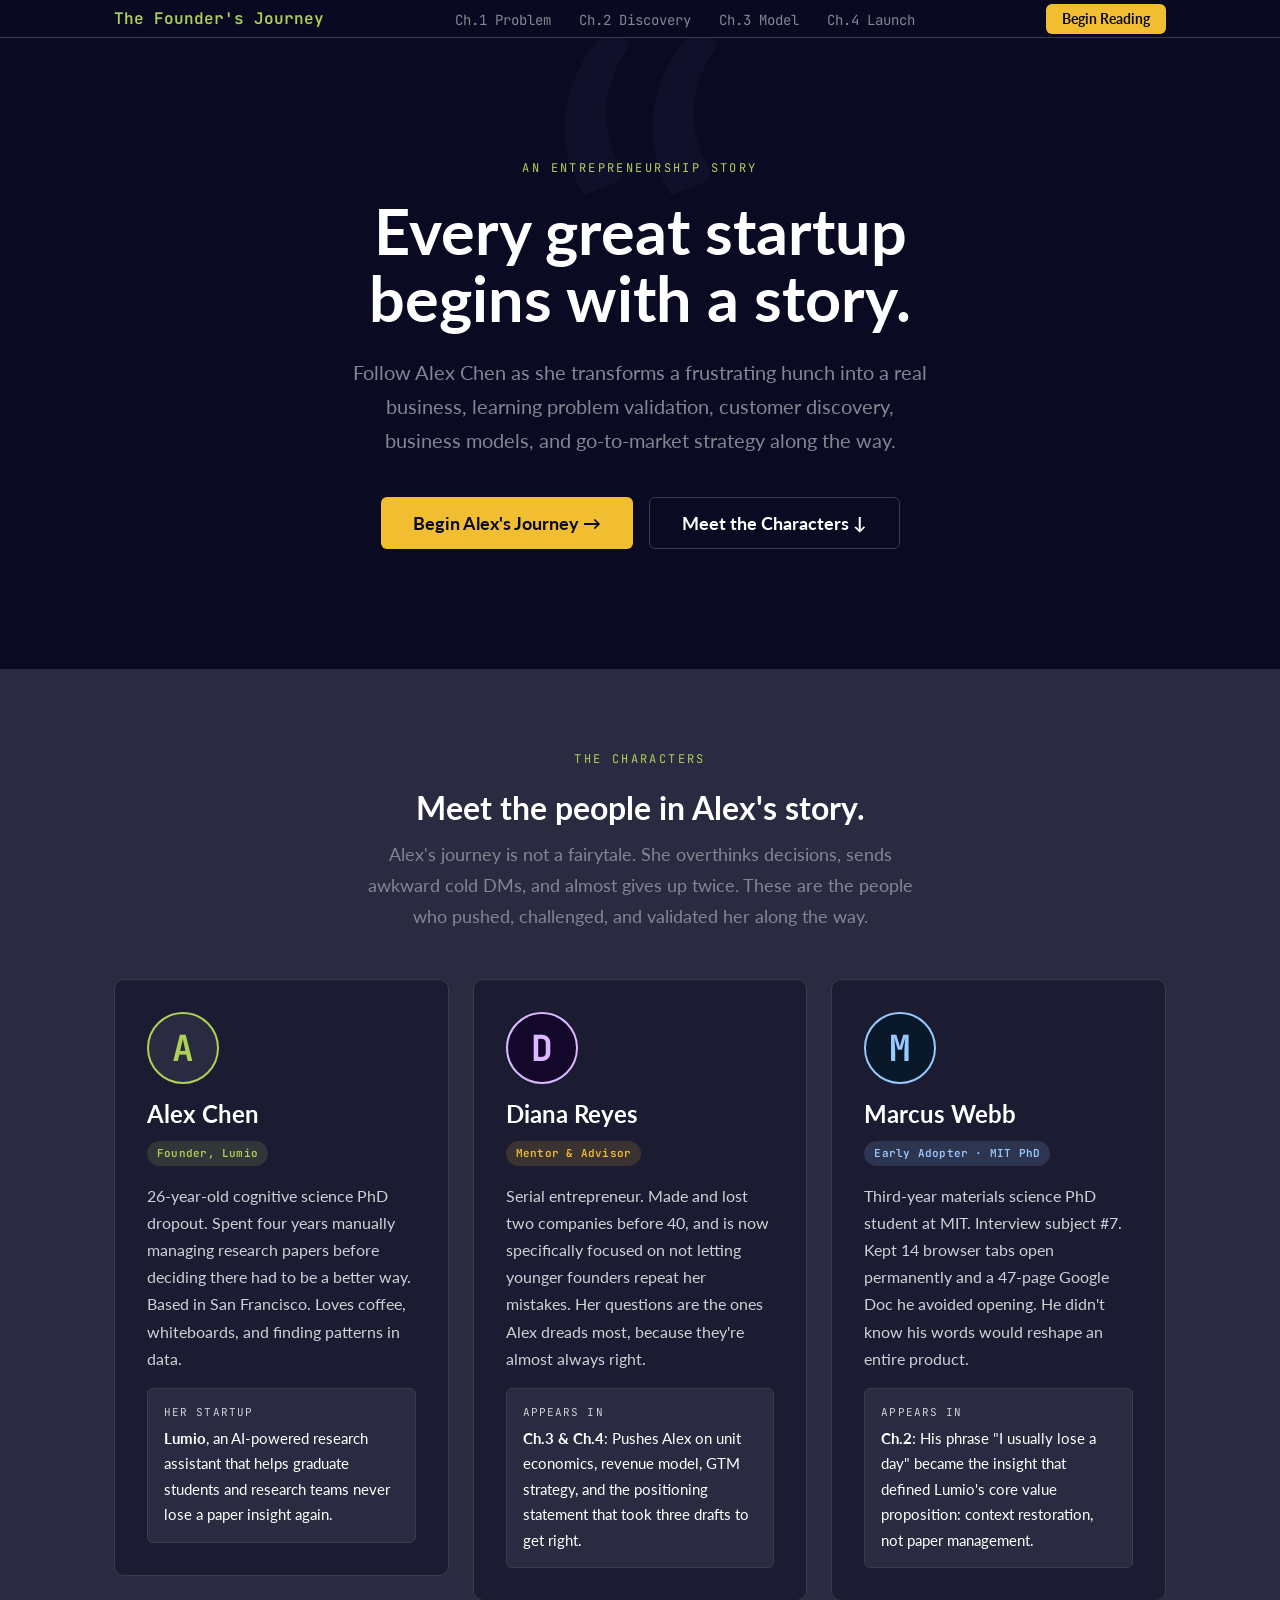
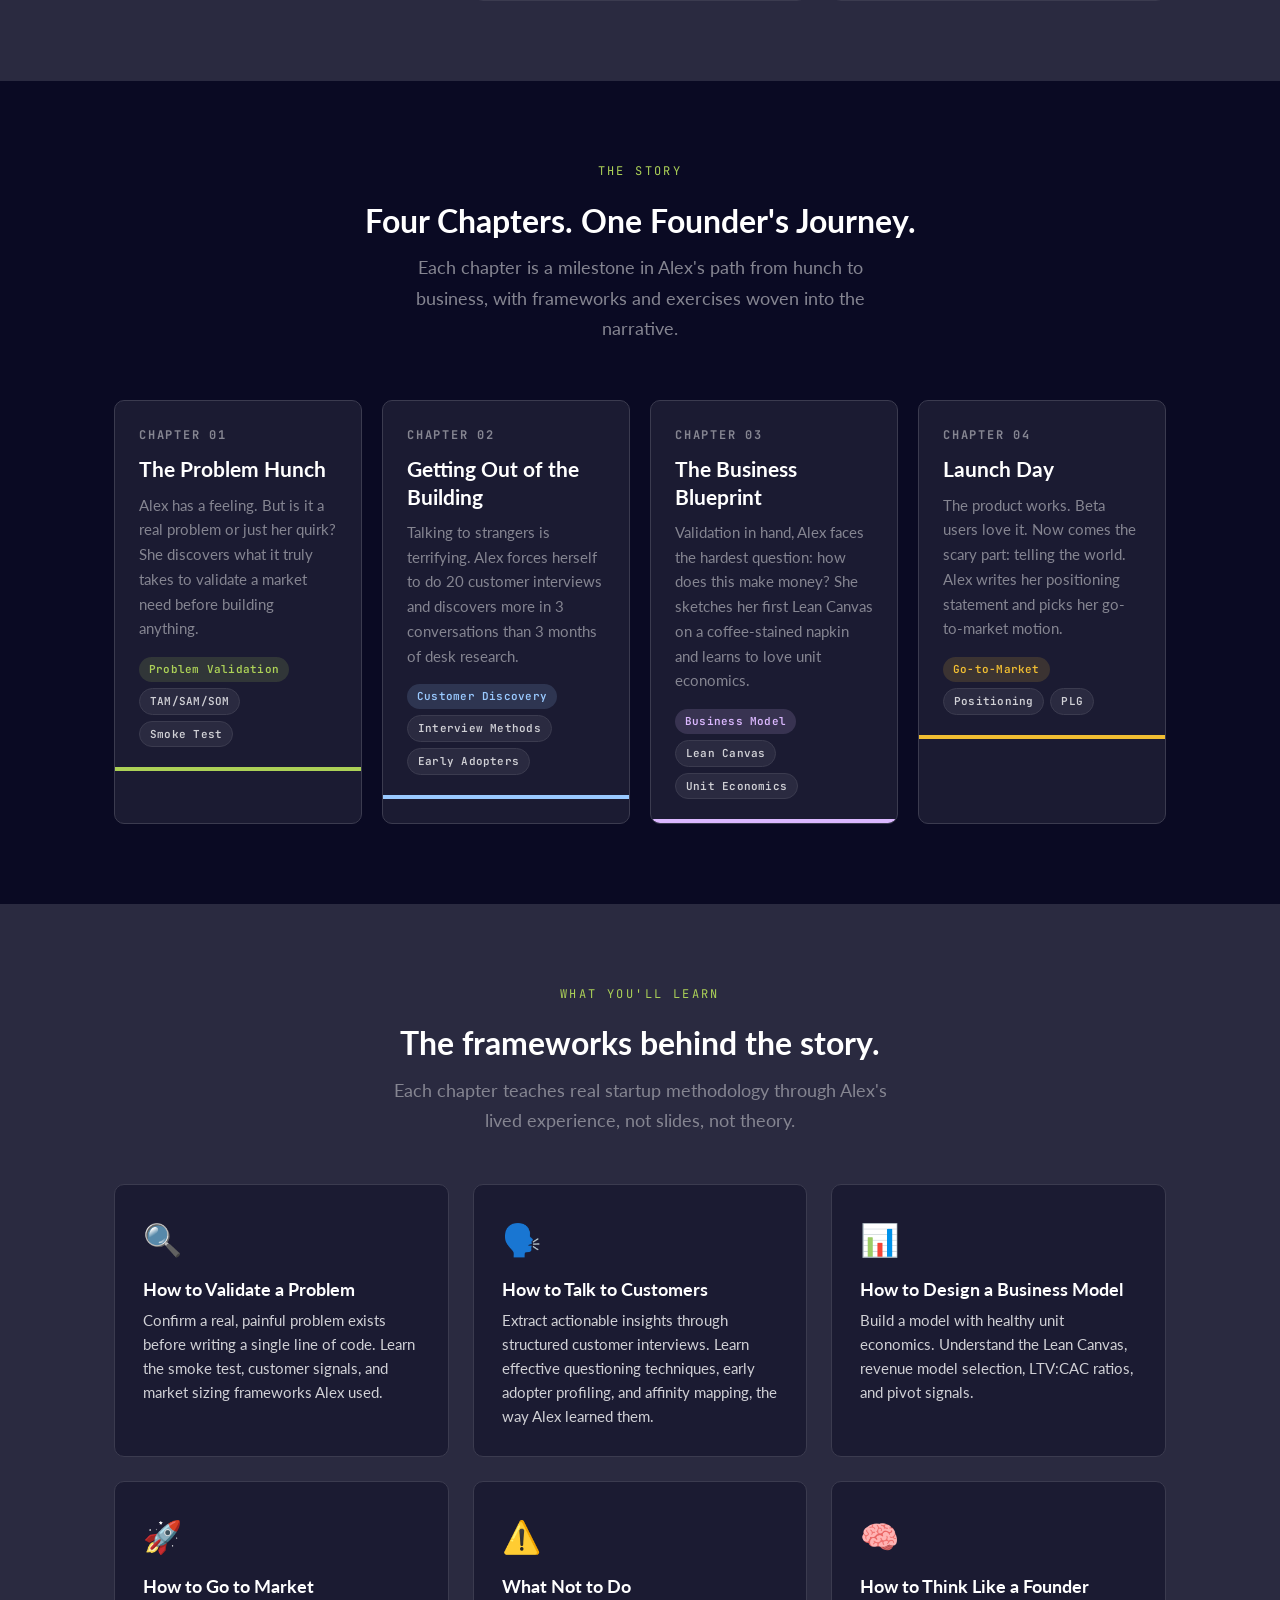
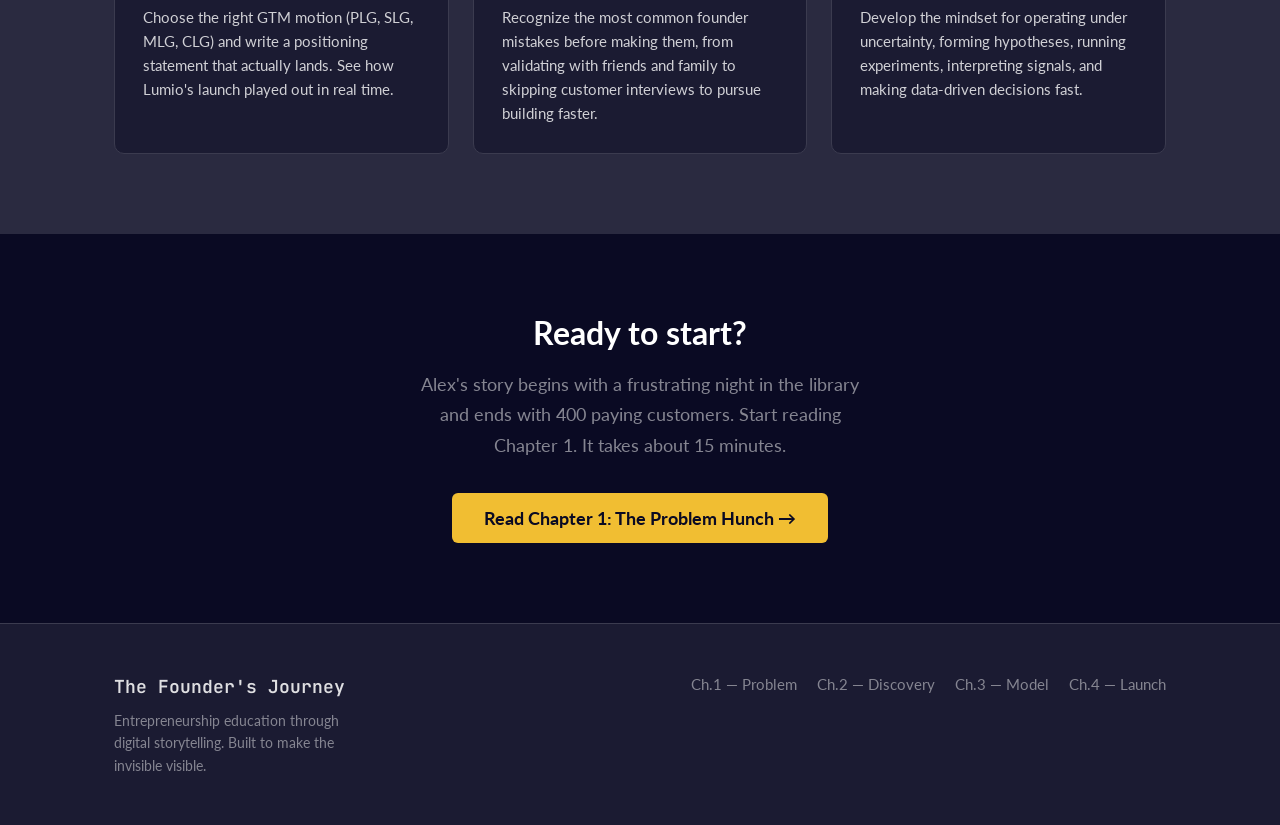
<file: index.html>
<!DOCTYPE html>
<html lang="en">
<head>
  <meta charset="UTF-8">
  <meta name="viewport" content="width=device-width, initial-scale=1.0">
  <title>The Founder's Journey — A Digital Storytelling Experience</title>
  <meta name="description" content="Follow Alex Chen as she transforms a frustrating hunch into a real business. Learn problem validation, customer discovery, business models, and go-to-market strategy through immersive storytelling.">
  <link rel="preconnect" href="https://fonts.googleapis.com">
  <link rel="preconnect" href="https://fonts.gstatic.com" crossorigin>
  <link href="https://fonts.googleapis.com/css2?family=Playfair+Display:ital,wght@0,700;0,900;1,700&family=Inter:wght@400;500;600;700&family=JetBrains+Mono:wght@400;600&display=swap" rel="stylesheet">
  <link rel="stylesheet" href="css/main.css">
  <link rel="stylesheet" href="css/animations.css">
</head>
<body>

  <!-- SITE HEADER -->
  <header class="site-header">
    <div class="nav-inner">
      <a href="index.html" class="nav-logo">The Founder's Journey</a>
      <nav aria-label="Chapter navigation">
        <ul class="nav-links">
          <li><a href="chapter-1.html" class="nav-link">Ch.1 Problem</a></li>
          <li><a href="chapter-2.html" class="nav-link">Ch.2 Discovery</a></li>
          <li><a href="chapter-3.html" class="nav-link">Ch.3 Model</a></li>
          <li><a href="chapter-4.html" class="nav-link">Ch.4 Launch</a></li>
        </ul>
      </nav>
      <a href="chapter-1.html" class="btn btn-primary btn-sm">Begin Reading</a>
    </div>
  </header>

  <!-- HERO -->
  <section class="page-hero">
    <div class="container">
      <span class="page-hero-eyebrow">An Entrepreneurship Story</span>
      <h1 class="fade-in">Every great startup<br>begins with a story.</h1>
      <p class="fade-in-delay">Follow Alex Chen as she transforms a frustrating hunch into a real business, learning problem validation, customer discovery, business models, and go-to-market strategy along the way.</p>
      <div class="hero-ctas fade-in-delay-2">
        <a href="chapter-1.html" class="btn btn-primary btn-lg">Begin Alex's Journey →</a>
        <a href="#meet-alex" class="btn btn-secondary btn-lg">Meet the Characters ↓</a>
      </div>
    </div>
  </section>

  <!-- MEET THE CHARACTERS -->
  <section class="section" id="meet-alex" style="background: var(--color-surface-2);">
    <div class="container">

      <div class="text-center" style="margin-bottom: 48px;">
        <span class="page-hero-eyebrow">The Characters</span>
        <h2>Meet the people in Alex's story.</h2>
        <p style="color: var(--color-text-muted); max-width: 560px; margin: 12px auto 0;">Alex's journey is not a fairytale. She overthinks decisions, sends awkward cold DMs, and almost gives up twice. These are the people who pushed, challenged, and validated her along the way.</p>
      </div>

      <div class="grid-3" style="align-items: start;">

        <div class="alex-card">
          <div class="alex-avatar">A</div>
          <h3 class="alex-name">Alex Chen</h3>
          <div class="alex-role">
            <span class="badge badge-green">Founder, Lumio</span>
          </div>
          <p class="alex-bio">26-year-old cognitive science PhD dropout. Spent four years manually managing research papers before deciding there had to be a better way. Based in San Francisco. Loves coffee, whiteboards, and finding patterns in data.</p>
          <div class="alex-startup">
            <span class="alex-startup-label">Her Startup</span>
            <strong>Lumio</strong>, an AI-powered research assistant that helps graduate students and research teams never lose a paper insight again.
          </div>
        </div>

        <div class="alex-card">
          <div class="alex-avatar" style="background: var(--chapter-3-hero); color: var(--chapter-3); border-color: var(--chapter-3);">D</div>
          <h3 class="alex-name">Diana Reyes</h3>
          <div class="alex-role">
            <span class="badge badge-orange">Mentor &amp; Advisor</span>
          </div>
          <p class="alex-bio">Serial entrepreneur. Made and lost two companies before 40, and is now specifically focused on not letting younger founders repeat her mistakes. Her questions are the ones Alex dreads most, because they're almost always right.</p>
          <div class="alex-startup">
            <span class="alex-startup-label">Appears in</span>
            <strong>Ch.3 &amp; Ch.4</strong>: Pushes Alex on unit economics, revenue model, GTM strategy, and the positioning statement that took three drafts to get right.
          </div>
        </div>

        <div class="alex-card">
          <div class="alex-avatar" style="background: var(--chapter-2-hero); color: var(--chapter-2); border-color: var(--chapter-2);">M</div>
          <h3 class="alex-name">Marcus Webb</h3>
          <div class="alex-role">
            <span class="badge badge-blue">Early Adopter · MIT PhD</span>
          </div>
          <p class="alex-bio">Third-year materials science PhD student at MIT. Interview subject #7. Kept 14 browser tabs open permanently and a 47-page Google Doc he avoided opening. He didn't know his words would reshape an entire product.</p>
          <div class="alex-startup">
            <span class="alex-startup-label">Appears in</span>
            <strong>Ch.2</strong>: His phrase "I usually lose a day" became the insight that defined Lumio's core value proposition: context restoration, not paper management.
          </div>
        </div>

      </div>
    </div>
  </section>

  <!-- THE 4 CHAPTERS -->
  <section class="section">
    <div class="container">
      <div class="text-center" style="margin-bottom: 56px;">
        <span class="page-hero-eyebrow">The Story</span>
        <h2>Four Chapters. One Founder's Journey.</h2>
        <p style="color: var(--color-text-muted); max-width: 520px; margin: 12px auto 0;">Each chapter is a milestone in Alex's path from hunch to business, with frameworks and exercises woven into the narrative.</p>
      </div>

      <div class="grid-4">

        <a href="chapter-1.html" class="card chapter-card">
          <div class="chapter-card-inner">
            <span class="chapter-card-num">Chapter 01</span>
            <h3 class="chapter-card-title">The Problem Hunch</h3>
            <p class="chapter-card-desc">Alex has a feeling. But is it a real problem or just her quirk? She discovers what it truly takes to validate a market need before building anything.</p>
            <div class="chapter-card-tags">
              <span class="badge badge-green">Problem Validation</span>
              <span class="badge badge-neutral">TAM/SAM/SOM</span>
              <span class="badge badge-neutral">Smoke Test</span>
            </div>
          </div>
          <div class="chapter-card-bar ch1"></div>
        </a>

        <a href="chapter-2.html" class="card chapter-card">
          <div class="chapter-card-inner">
            <span class="chapter-card-num">Chapter 02</span>
            <h3 class="chapter-card-title">Getting Out of the Building</h3>
            <p class="chapter-card-desc">Talking to strangers is terrifying. Alex forces herself to do 20 customer interviews and discovers more in 3 conversations than 3 months of desk research.</p>
            <div class="chapter-card-tags">
              <span class="badge badge-blue">Customer Discovery</span>
              <span class="badge badge-neutral">Interview Methods</span>
              <span class="badge badge-neutral">Early Adopters</span>
            </div>
          </div>
          <div class="chapter-card-bar ch2"></div>
        </a>

        <a href="chapter-3.html" class="card chapter-card">
          <div class="chapter-card-inner">
            <span class="chapter-card-num">Chapter 03</span>
            <h3 class="chapter-card-title">The Business Blueprint</h3>
            <p class="chapter-card-desc">Validation in hand, Alex faces the hardest question: how does this make money? She sketches her first Lean Canvas on a coffee-stained napkin and learns to love unit economics.</p>
            <div class="chapter-card-tags">
              <span class="badge badge-purple">Business Model</span>
              <span class="badge badge-neutral">Lean Canvas</span>
              <span class="badge badge-neutral">Unit Economics</span>
            </div>
          </div>
          <div class="chapter-card-bar ch3"></div>
        </a>

        <a href="chapter-4.html" class="card chapter-card">
          <div class="chapter-card-inner">
            <span class="chapter-card-num">Chapter 04</span>
            <h3 class="chapter-card-title">Launch Day</h3>
            <p class="chapter-card-desc">The product works. Beta users love it. Now comes the scary part: telling the world. Alex writes her positioning statement and picks her go-to-market motion.</p>
            <div class="chapter-card-tags">
              <span class="badge badge-orange">Go-to-Market</span>
              <span class="badge badge-neutral">Positioning</span>
              <span class="badge badge-neutral">PLG</span>
            </div>
          </div>
          <div class="chapter-card-bar ch4"></div>
        </a>

      </div>
    </div>
  </section>

  <!-- LEARNING OUTCOMES -->
  <section class="section" style="background: var(--color-surface-2);">
    <div class="container">
      <div class="text-center" style="margin-bottom: 48px;">
        <span class="page-hero-eyebrow">What You'll Learn</span>
        <h2>The frameworks behind the story.</h2>
        <p style="color: var(--color-text-muted); max-width: 500px; margin: 12px auto 0;">Each chapter teaches real startup methodology through Alex's lived experience, not slides, not theory.</p>
      </div>
      <div class="grid-3">
        <div class="outcome-card">
          <span class="outcome-icon">🔍</span>
          <h4 class="outcome-title">How to Validate a Problem</h4>
          <p class="outcome-desc">Confirm a real, painful problem exists before writing a single line of code. Learn the smoke test, customer signals, and market sizing frameworks Alex used.</p>
        </div>
        <div class="outcome-card">
          <span class="outcome-icon">🗣️</span>
          <h4 class="outcome-title">How to Talk to Customers</h4>
          <p class="outcome-desc">Extract actionable insights through structured customer interviews. Learn effective questioning techniques, early adopter profiling, and affinity mapping, the way Alex learned them.</p>
        </div>
        <div class="outcome-card">
          <span class="outcome-icon">📊</span>
          <h4 class="outcome-title">How to Design a Business Model</h4>
          <p class="outcome-desc">Build a model with healthy unit economics. Understand the Lean Canvas, revenue model selection, LTV:CAC ratios, and pivot signals.</p>
        </div>
        <div class="outcome-card">
          <span class="outcome-icon">🚀</span>
          <h4 class="outcome-title">How to Go to Market</h4>
          <p class="outcome-desc">Choose the right GTM motion (PLG, SLG, MLG, CLG) and write a positioning statement that actually lands. See how Lumio's launch played out in real time.</p>
        </div>
        <div class="outcome-card">
          <span class="outcome-icon">⚠️</span>
          <h4 class="outcome-title">What Not to Do</h4>
          <p class="outcome-desc">Recognize the most common founder mistakes before making them, from validating with friends and family to skipping customer interviews to pursue building faster.</p>
        </div>
        <div class="outcome-card">
          <span class="outcome-icon">🧠</span>
          <h4 class="outcome-title">How to Think Like a Founder</h4>
          <p class="outcome-desc">Develop the mindset for operating under uncertainty, forming hypotheses, running experiments, interpreting signals, and making data-driven decisions fast.</p>
        </div>
      </div>
    </div>
  </section>

  <!-- CTA -->
  <section class="section" style="text-align: center;">
    <div class="container">
      <h2 style="margin-bottom: 16px;">Ready to start?</h2>
      <p style="color: var(--color-text-muted); max-width: 460px; margin: 0 auto 32px;">Alex's story begins with a frustrating night in the library and ends with 400 paying customers. Start reading Chapter 1. It takes about 15 minutes.</p>
      <a href="chapter-1.html" class="btn btn-primary btn-lg">Read Chapter 1: The Problem Hunch →</a>
    </div>
  </section>

  <!-- FOOTER -->
  <footer class="site-footer">
    <div class="container">
      <div class="footer-inner">
        <div>
          <a href="index.html" class="footer-logo">The Founder's Journey</a>
          <p class="footer-tagline">Entrepreneurship education through digital storytelling. Built to make the invisible visible.</p>
        </div>
        <div class="footer-links">
          <a href="chapter-1.html" class="footer-link">Ch.1 — Problem</a>
          <a href="chapter-2.html" class="footer-link">Ch.2 — Discovery</a>
          <a href="chapter-3.html" class="footer-link">Ch.3 — Model</a>
          <a href="chapter-4.html" class="footer-link">Ch.4 — Launch</a>
        </div>
      </div>
    </div>
  </footer>

  <script src="js/app.js"></script>
</body>
</html>
</file>
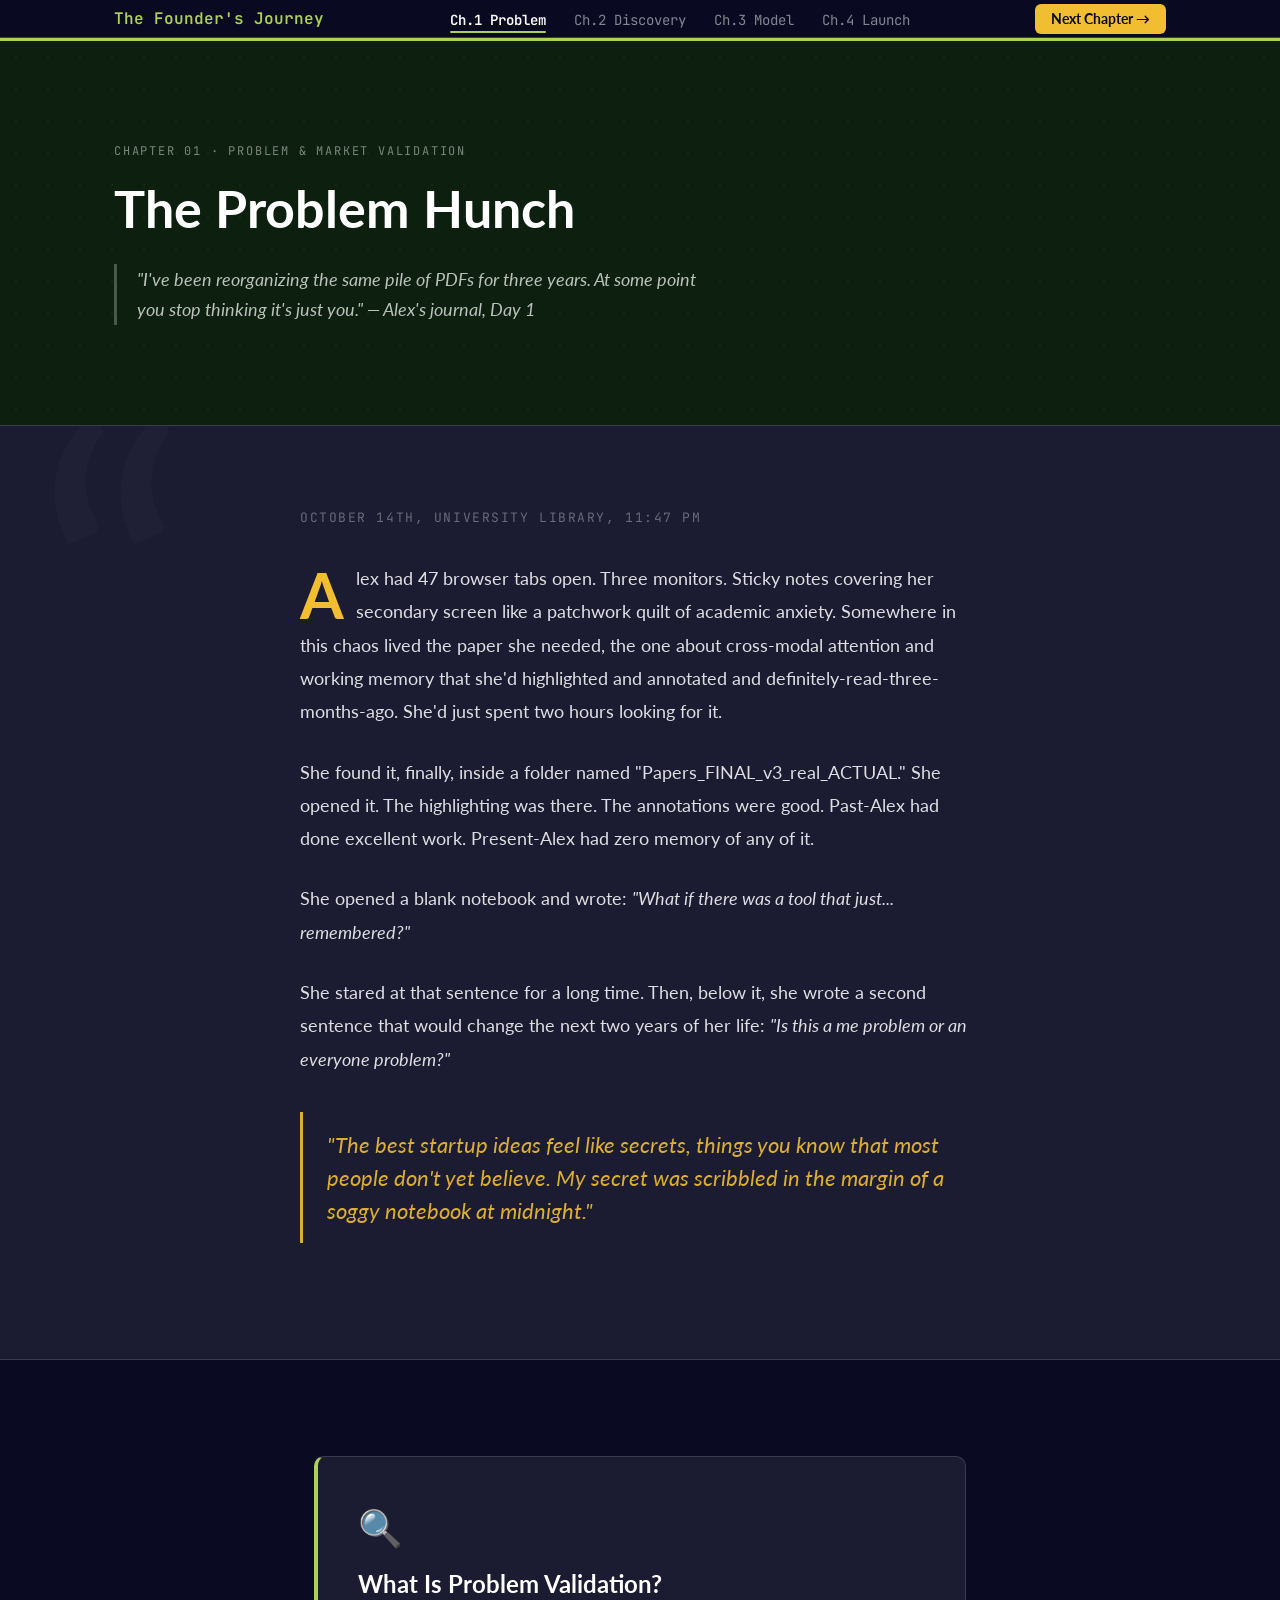
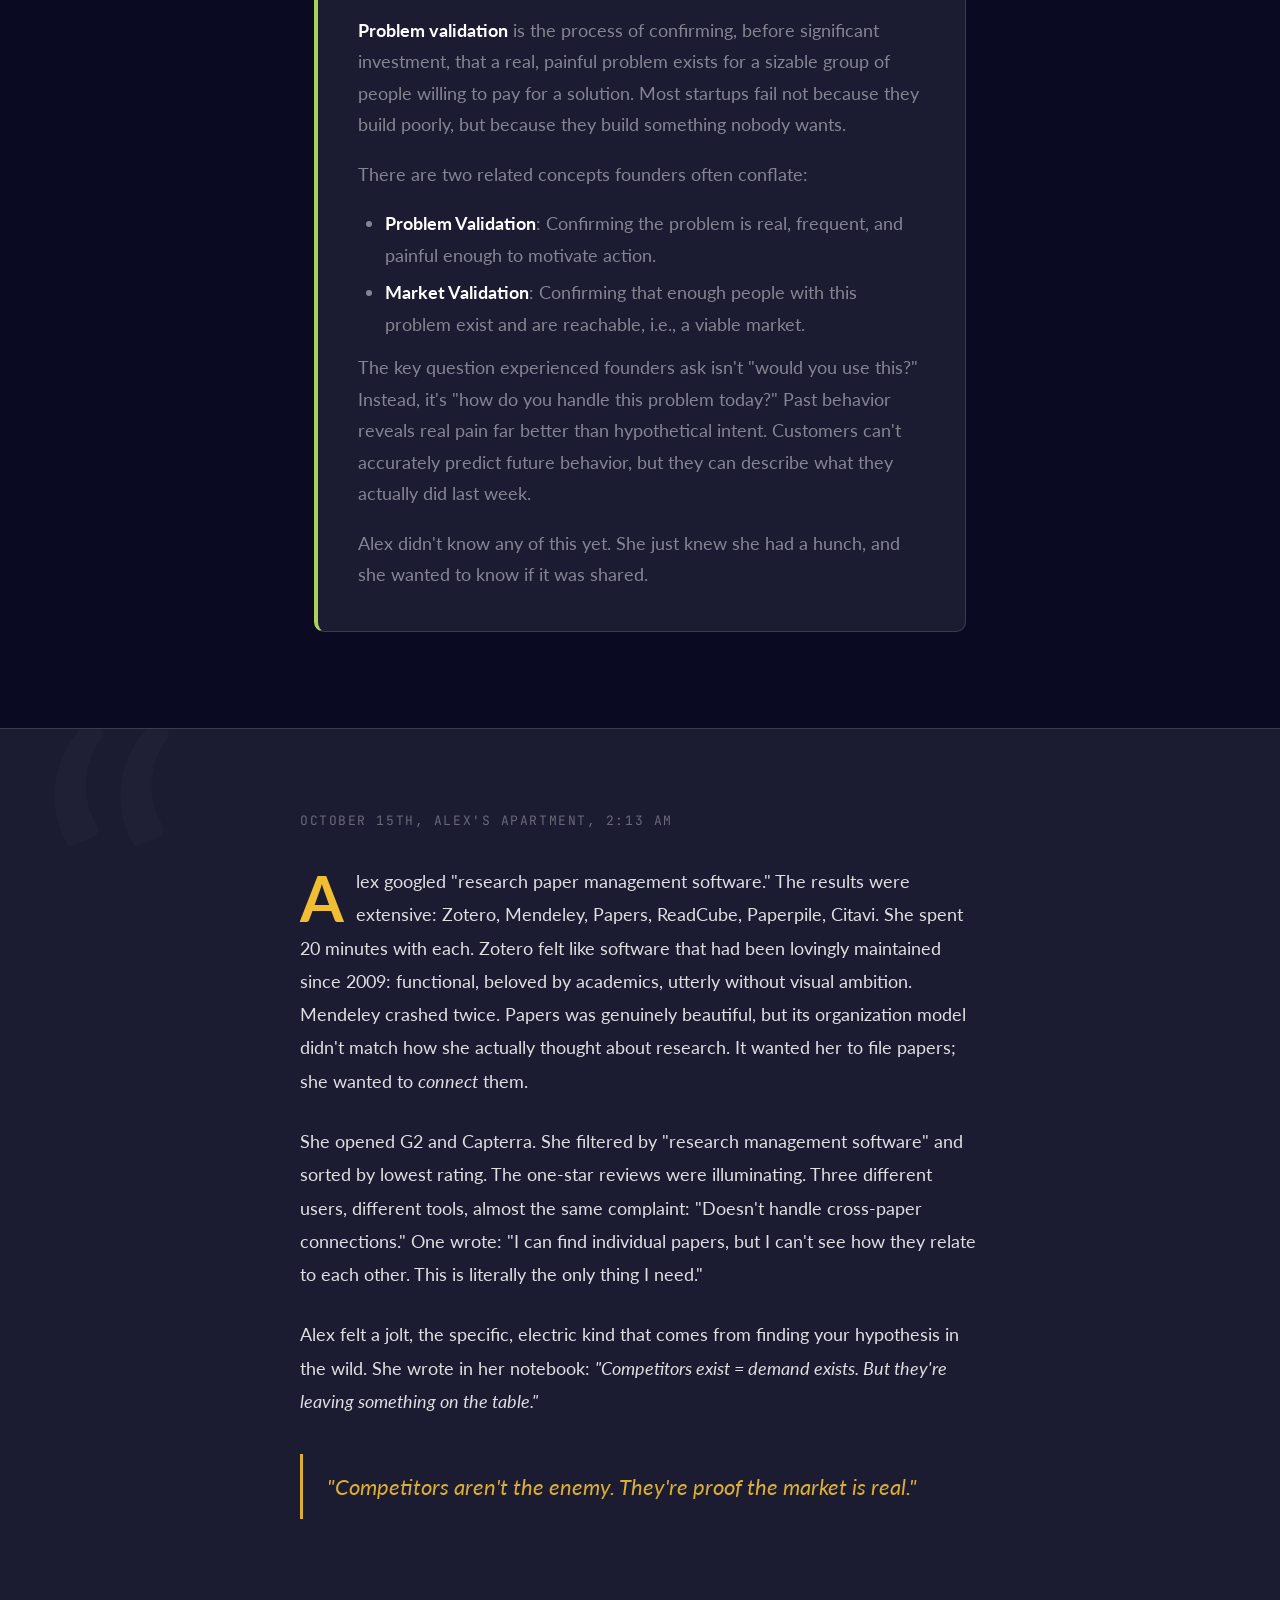
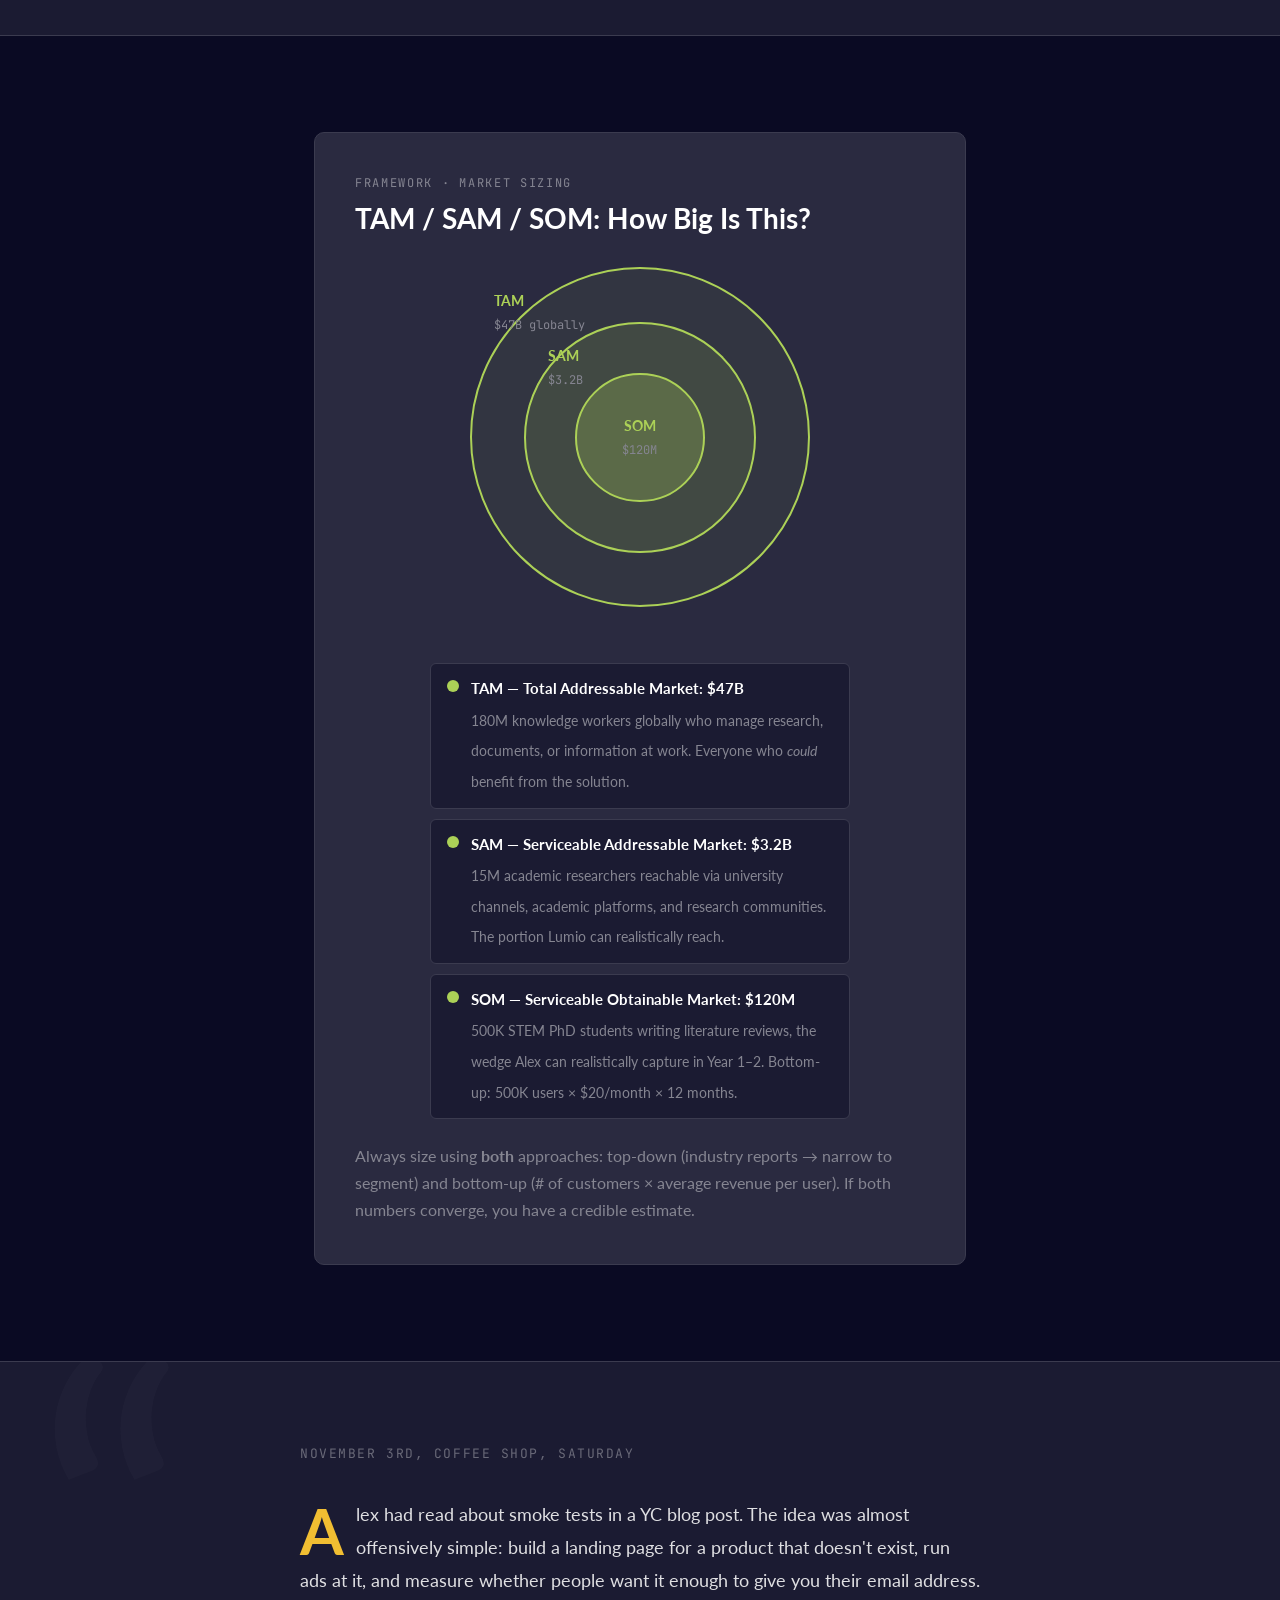
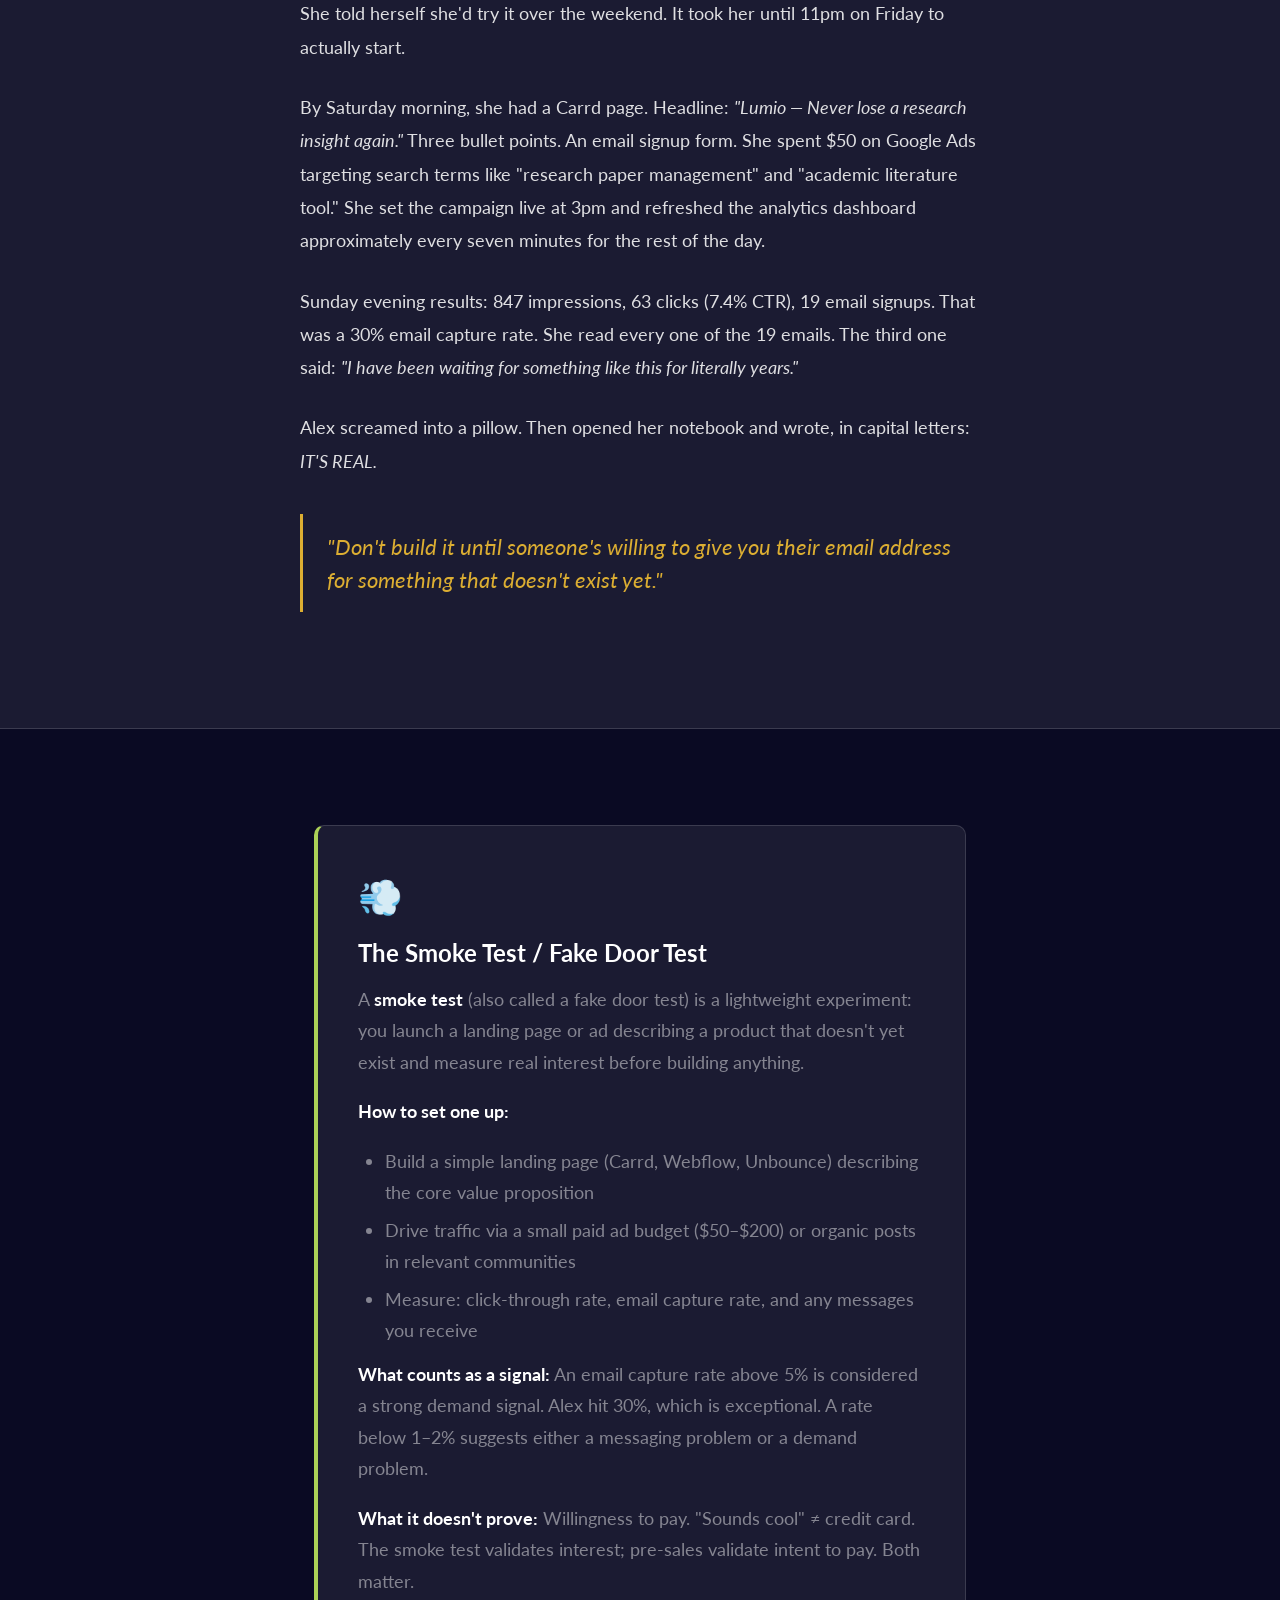
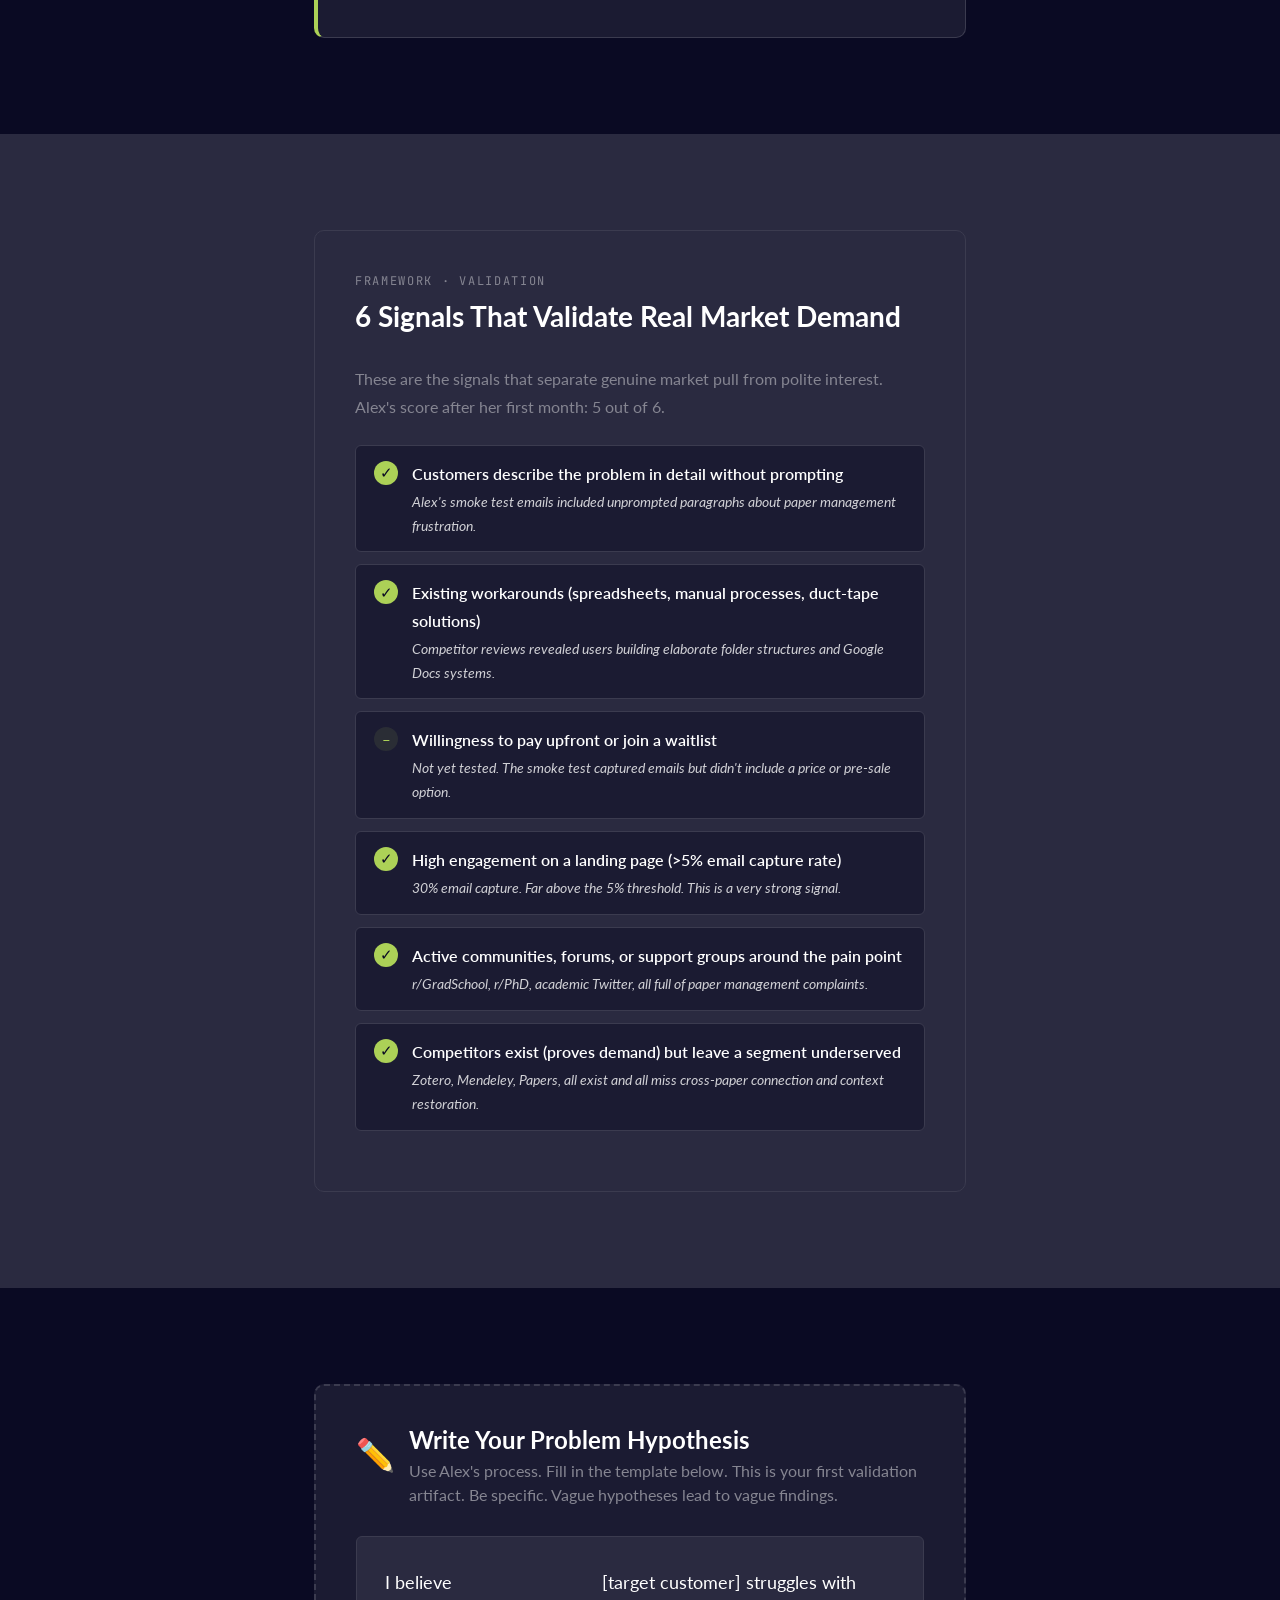
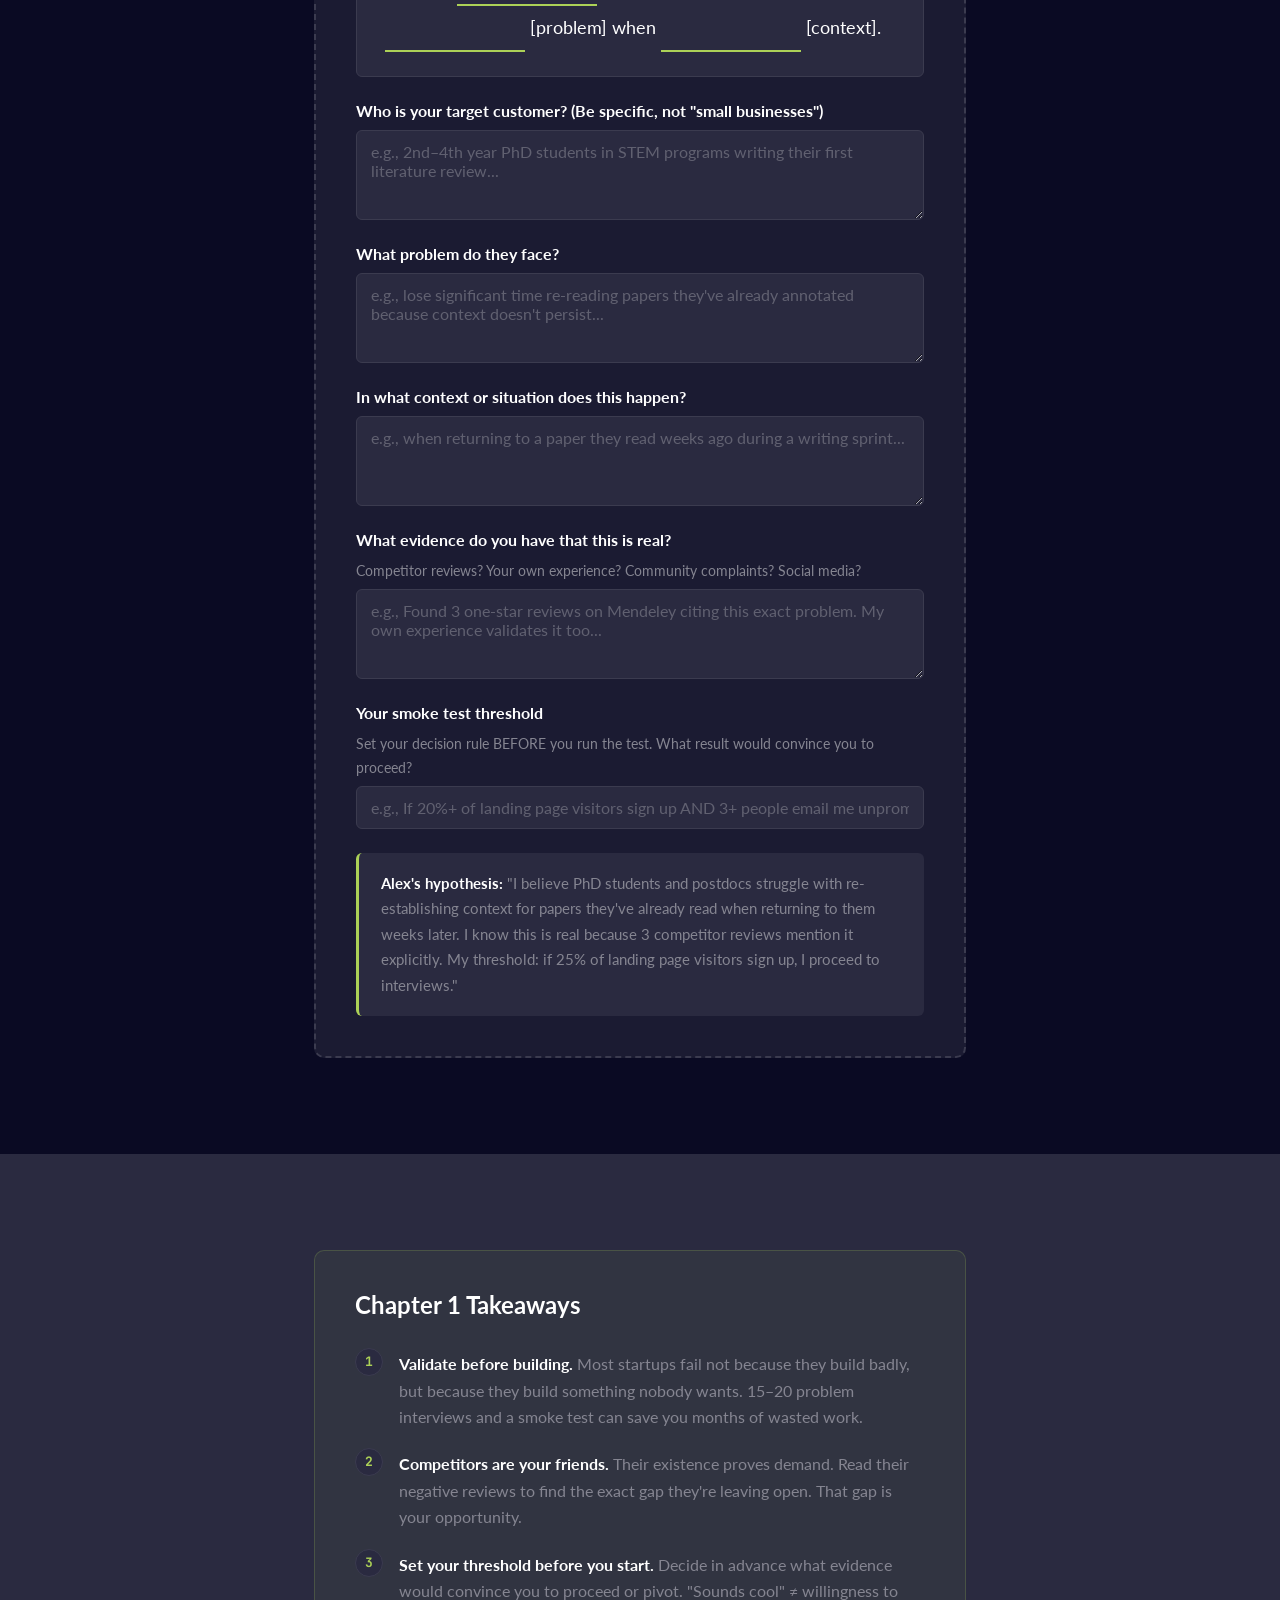
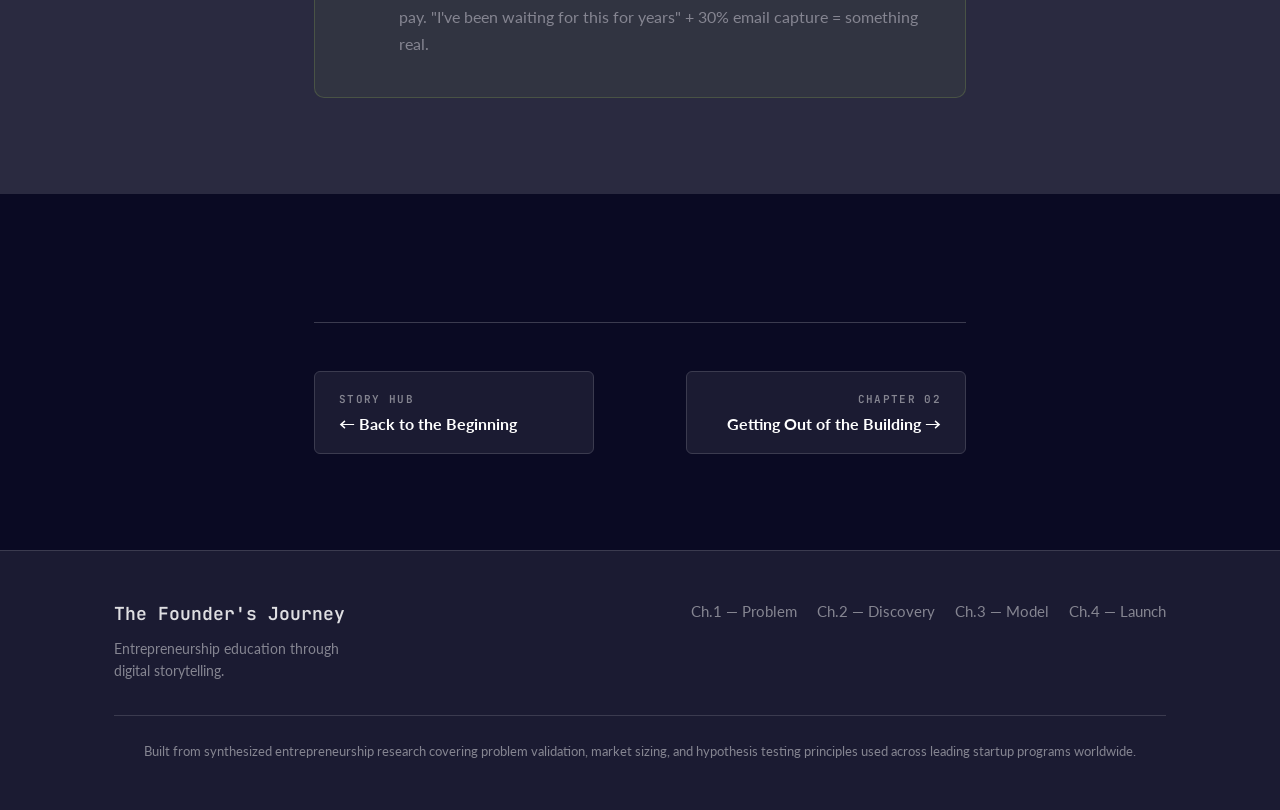
<file: chapter-1.html>
<!DOCTYPE html>
<html lang="en">
<head>
  <meta charset="UTF-8">
  <meta name="viewport" content="width=device-width, initial-scale=1.0">
  <title>Chapter 1: The Problem Hunch — The Founder's Journey</title>
  <link rel="preconnect" href="https://fonts.googleapis.com">
  <link rel="preconnect" href="https://fonts.gstatic.com" crossorigin>
  <link href="https://fonts.googleapis.com/css2?family=Playfair+Display:ital,wght@0,700;0,900;1,700&family=Inter:wght@400;500;600;700&family=JetBrains+Mono:wght@400;600&display=swap" rel="stylesheet">
  <link rel="stylesheet" href="css/main.css">
  <link rel="stylesheet" href="css/animations.css">
</head>
<body>

  <div class="reading-progress" id="readingProgress"></div>

  <!-- SITE HEADER -->
  <header class="site-header">
    <div class="nav-inner">
      <a href="index.html" class="nav-logo">The Founder's Journey</a>
      <nav aria-label="Chapter navigation">
        <ul class="nav-links">
          <li><a href="chapter-1.html" class="nav-link active">Ch.1 Problem</a></li>
          <li><a href="chapter-2.html" class="nav-link">Ch.2 Discovery</a></li>
          <li><a href="chapter-3.html" class="nav-link">Ch.3 Model</a></li>
          <li><a href="chapter-4.html" class="nav-link">Ch.4 Launch</a></li>
        </ul>
      </nav>
      <a href="chapter-2.html" class="btn btn-primary btn-sm">Next Chapter →</a>
    </div>
  </header>

  <!-- CHAPTER HERO -->
  <section class="chapter-hero ch1">
    <div class="container">
      <span class="chapter-hero-eyebrow">Chapter 01 · Problem &amp; Market Validation</span>
      <h1>The Problem Hunch</h1>
      <p class="chapter-hero-quote">"I've been reorganizing the same pile of PDFs for three years. At some point you stop thinking it's just you." — Alex's journal, Day 1</p>
    </div>
  </section>

  <!-- STORY SCENE 1: The Hunch -->
  <section class="story-scene">
    <div class="container">
      <div class="story-prose">
        <span class="story-date">October 14th, University Library, 11:47 PM</span>
        <p>Alex had 47 browser tabs open. Three monitors. Sticky notes covering her secondary screen like a patchwork quilt of academic anxiety. Somewhere in this chaos lived the paper she needed, the one about cross-modal attention and working memory that she'd highlighted and annotated and definitely-read-three-months-ago. She'd just spent two hours looking for it.</p>
        <p>She found it, finally, inside a folder named "Papers_FINAL_v3_real_ACTUAL." She opened it. The highlighting was there. The annotations were good. Past-Alex had done excellent work. Present-Alex had zero memory of any of it.</p>
        <p>She opened a blank notebook and wrote: <em>"What if there was a tool that just... remembered?"</em></p>
        <p>She stared at that sentence for a long time. Then, below it, she wrote a second sentence that would change the next two years of her life: <em>"Is this a me problem or an everyone problem?"</em></p>
        <div class="story-quote">
          "The best startup ideas feel like secrets, things you know that most people don't yet believe. My secret was scribbled in the margin of a soggy notebook at midnight."
        </div>
      </div>
    </div>
  </section>

  <!-- CONCEPT BLOCK: Problem Validation -->
  <section class="section-sm" style="background: var(--color-bg);">
    <div class="container prose">
      <div class="concept-block ch1">
        <span class="concept-icon">🔍</span>
        <h3 class="concept-title">What Is Problem Validation?</h3>
        <div class="concept-body">
          <p><strong>Problem validation</strong> is the process of confirming, before significant investment, that a real, painful problem exists for a sizable group of people willing to pay for a solution. Most startups fail not because they build poorly, but because they build something nobody wants.</p>
          <p>There are two related concepts founders often conflate:</p>
          <ul>
            <li><strong>Problem Validation</strong>: Confirming the problem is real, frequent, and painful enough to motivate action.</li>
            <li><strong>Market Validation</strong>: Confirming that enough people with this problem exist and are reachable, i.e., a viable market.</li>
          </ul>
          <p>The key question experienced founders ask isn't "would you use this?" Instead, it's "how do you handle this problem today?" Past behavior reveals real pain far better than hypothetical intent. Customers can't accurately predict future behavior, but they can describe what they actually did last week.</p>
          <p>Alex didn't know any of this yet. She just knew she had a hunch, and she wanted to know if it was shared.</p>
        </div>
      </div>
    </div>
  </section>

  <!-- STORY SCENE 2: Googling Competitors -->
  <section class="story-scene">
    <div class="container">
      <div class="story-prose">
        <span class="story-date">October 15th, Alex's Apartment, 2:13 AM</span>
        <p>Alex googled "research paper management software." The results were extensive: Zotero, Mendeley, Papers, ReadCube, Paperpile, Citavi. She spent 20 minutes with each. Zotero felt like software that had been lovingly maintained since 2009: functional, beloved by academics, utterly without visual ambition. Mendeley crashed twice. Papers was genuinely beautiful, but its organization model didn't match how she actually thought about research. It wanted her to file papers; she wanted to <em>connect</em> them.</p>
        <p>She opened G2 and Capterra. She filtered by "research management software" and sorted by lowest rating. The one-star reviews were illuminating. Three different users, different tools, almost the same complaint: "Doesn't handle cross-paper connections." One wrote: "I can find individual papers, but I can't see how they relate to each other. This is literally the only thing I need."</p>
        <p>Alex felt a jolt, the specific, electric kind that comes from finding your hypothesis in the wild. She wrote in her notebook: <em>"Competitors exist = demand exists. But they're leaving something on the table."</em></p>
        <div class="story-quote">
          "Competitors aren't the enemy. They're proof the market is real."
        </div>
      </div>
    </div>
  </section>

  <!-- FRAMEWORK CARD: TAM/SAM/SOM -->
  <section class="section-sm" style="background: var(--color-bg);">
    <div class="container prose">
      <div class="framework-card">
        <span class="framework-label">Framework · Market Sizing</span>
        <h3 class="framework-title">TAM / SAM / SOM: How Big Is This?</h3>

        <div class="framework-diagram">
          <div class="tam-diagram">
            <div class="tam-circle tam-tam">
              <span class="tam-label">TAM</span>
              <span class="tam-value">$47B globally</span>
            </div>
            <div class="tam-circle tam-sam">
              <span class="tam-label">SAM</span>
              <span class="tam-value">$3.2B</span>
            </div>
            <div class="tam-circle tam-som">
              <span class="tam-label">SOM</span>
              <span class="tam-value">$120M</span>
            </div>
          </div>
        </div>

        <div class="tam-legend">
          <div class="tam-legend-item">
            <div class="tam-legend-dot"></div>
            <div class="tam-legend-text">
              <strong>TAM — Total Addressable Market: $47B</strong>
              <span>180M knowledge workers globally who manage research, documents, or information at work. Everyone who <em>could</em> benefit from the solution.</span>
            </div>
          </div>
          <div class="tam-legend-item">
            <div class="tam-legend-dot"></div>
            <div class="tam-legend-text">
              <strong>SAM — Serviceable Addressable Market: $3.2B</strong>
              <span>15M academic researchers reachable via university channels, academic platforms, and research communities. The portion Lumio can realistically reach.</span>
            </div>
          </div>
          <div class="tam-legend-item">
            <div class="tam-legend-dot"></div>
            <div class="tam-legend-text">
              <strong>SOM — Serviceable Obtainable Market: $120M</strong>
              <span>500K STEM PhD students writing literature reviews, the wedge Alex can realistically capture in Year 1–2. Bottom-up: 500K users × $20/month × 12 months.</span>
            </div>
          </div>
        </div>

        <p style="margin-top: 24px; font-size: 0.875rem; color: var(--color-text-muted);">Always size using <strong>both</strong> approaches: top-down (industry reports → narrow to segment) and bottom-up (# of customers × average revenue per user). If both numbers converge, you have a credible estimate.</p>
      </div>
    </div>
  </section>

  <!-- STORY SCENE 3: The Smoke Test -->
  <section class="story-scene">
    <div class="container">
      <div class="story-prose">
        <span class="story-date">November 3rd, Coffee Shop, Saturday</span>
        <p>Alex had read about smoke tests in a YC blog post. The idea was almost offensively simple: build a landing page for a product that doesn't exist, run ads at it, and measure whether people want it enough to give you their email address. She told herself she'd try it over the weekend. It took her until 11pm on Friday to actually start.</p>
        <p>By Saturday morning, she had a Carrd page. Headline: <em>"Lumio — Never lose a research insight again."</em> Three bullet points. An email signup form. She spent $50 on Google Ads targeting search terms like "research paper management" and "academic literature tool." She set the campaign live at 3pm and refreshed the analytics dashboard approximately every seven minutes for the rest of the day.</p>
        <p>Sunday evening results: 847 impressions, 63 clicks (7.4% CTR), 19 email signups. That was a 30% email capture rate. She read every one of the 19 emails. The third one said: <em>"I have been waiting for something like this for literally years."</em></p>
        <p>Alex screamed into a pillow. Then opened her notebook and wrote, in capital letters: <em>IT'S REAL.</em></p>
        <div class="story-quote">
          "Don't build it until someone's willing to give you their email address for something that doesn't exist yet."
        </div>
      </div>
    </div>
  </section>

  <!-- CONCEPT BLOCK: Smoke Test -->
  <section class="section-sm" style="background: var(--color-bg);">
    <div class="container prose">
      <div class="concept-block ch1">
        <span class="concept-icon">💨</span>
        <h3 class="concept-title">The Smoke Test / Fake Door Test</h3>
        <div class="concept-body">
          <p>A <strong>smoke test</strong> (also called a fake door test) is a lightweight experiment: you launch a landing page or ad describing a product that doesn't yet exist and measure real interest before building anything.</p>
          <p><strong>How to set one up:</strong></p>
          <ul>
            <li>Build a simple landing page (Carrd, Webflow, Unbounce) describing the core value proposition</li>
            <li>Drive traffic via a small paid ad budget ($50–$200) or organic posts in relevant communities</li>
            <li>Measure: click-through rate, email capture rate, and any messages you receive</li>
          </ul>
          <p><strong>What counts as a signal:</strong> An email capture rate above 5% is considered a strong demand signal. Alex hit 30%, which is exceptional. A rate below 1–2% suggests either a messaging problem or a demand problem.</p>
          <p><strong>What it doesn't prove:</strong> Willingness to pay. "Sounds cool" ≠ credit card. The smoke test validates interest; pre-sales validate intent to pay. Both matter.</p>
        </div>
      </div>
    </div>
  </section>

  <!-- FRAMEWORK CARD: Validation Signals -->
  <section class="section-sm" style="background: var(--color-surface-2);">
    <div class="container prose">
      <div class="framework-card">
        <span class="framework-label">Framework · Validation</span>
        <h3 class="framework-title">6 Signals That Validate Real Market Demand</h3>
        <p style="color: var(--color-text-muted); margin-bottom: 24px; font-size: 0.9rem;">These are the signals that separate genuine market pull from polite interest. Alex's score after her first month: 5 out of 6.</p>

        <div class="signals-list">
          <div class="signal-item">
            <div class="signal-check hit">✓</div>
            <div class="signal-text">
              <div class="signal-title">Customers describe the problem in detail without prompting</div>
              <div class="signal-note">Alex's smoke test emails included unprompted paragraphs about paper management frustration.</div>
            </div>
          </div>
          <div class="signal-item">
            <div class="signal-check hit">✓</div>
            <div class="signal-text">
              <div class="signal-title">Existing workarounds (spreadsheets, manual processes, duct-tape solutions)</div>
              <div class="signal-note">Competitor reviews revealed users building elaborate folder structures and Google Docs systems.</div>
            </div>
          </div>
          <div class="signal-item">
            <div class="signal-check">–</div>
            <div class="signal-text">
              <div class="signal-title">Willingness to pay upfront or join a waitlist</div>
              <div class="signal-note">Not yet tested. The smoke test captured emails but didn't include a price or pre-sale option.</div>
            </div>
          </div>
          <div class="signal-item">
            <div class="signal-check hit">✓</div>
            <div class="signal-text">
              <div class="signal-title">High engagement on a landing page (&gt;5% email capture rate)</div>
              <div class="signal-note">30% email capture. Far above the 5% threshold. This is a very strong signal.</div>
            </div>
          </div>
          <div class="signal-item">
            <div class="signal-check hit">✓</div>
            <div class="signal-text">
              <div class="signal-title">Active communities, forums, or support groups around the pain point</div>
              <div class="signal-note">r/GradSchool, r/PhD, academic Twitter, all full of paper management complaints.</div>
            </div>
          </div>
          <div class="signal-item">
            <div class="signal-check hit">✓</div>
            <div class="signal-text">
              <div class="signal-title">Competitors exist (proves demand) but leave a segment underserved</div>
              <div class="signal-note">Zotero, Mendeley, Papers, all exist and all miss cross-paper connection and context restoration.</div>
            </div>
          </div>
        </div>
      </div>
    </div>
  </section>

  <!-- FOUNDER'S EXERCISE -->
  <section class="section-sm" style="background: var(--color-bg);">
    <div class="container prose">
      <div class="exercise-box">
        <div class="exercise-header">
          <span class="exercise-icon">✏️</span>
          <div class="exercise-header-text">
            <h3 class="exercise-title">Write Your Problem Hypothesis</h3>
            <p class="exercise-subtitle">Use Alex's process. Fill in the template below. This is your first validation artifact. Be specific. Vague hypotheses lead to vague findings.</p>
          </div>
        </div>

        <div class="hypothesis-template">
          I believe <span class="template-field">&nbsp;&nbsp;&nbsp;&nbsp;&nbsp;&nbsp;&nbsp;&nbsp;&nbsp;&nbsp;&nbsp;&nbsp;&nbsp;&nbsp;&nbsp;&nbsp;&nbsp;&nbsp;&nbsp;&nbsp;</span> [target customer] struggles with <span class="template-field">&nbsp;&nbsp;&nbsp;&nbsp;&nbsp;&nbsp;&nbsp;&nbsp;&nbsp;&nbsp;&nbsp;&nbsp;&nbsp;&nbsp;&nbsp;&nbsp;&nbsp;&nbsp;&nbsp;&nbsp;</span> [problem] when <span class="template-field">&nbsp;&nbsp;&nbsp;&nbsp;&nbsp;&nbsp;&nbsp;&nbsp;&nbsp;&nbsp;&nbsp;&nbsp;&nbsp;&nbsp;&nbsp;&nbsp;&nbsp;&nbsp;&nbsp;&nbsp;</span> [context].
        </div>

        <div class="exercise-form">
          <div class="form-group">
            <label class="form-label">Who is your target customer? (Be specific, not "small businesses")</label>
            <textarea class="form-input form-textarea" placeholder="e.g., 2nd–4th year PhD students in STEM programs writing their first literature review..."></textarea>
          </div>
          <div class="form-group">
            <label class="form-label">What problem do they face?</label>
            <textarea class="form-input form-textarea" placeholder="e.g., lose significant time re-reading papers they've already annotated because context doesn't persist..."></textarea>
          </div>
          <div class="form-group">
            <label class="form-label">In what context or situation does this happen?</label>
            <textarea class="form-input form-textarea" placeholder="e.g., when returning to a paper they read weeks ago during a writing sprint..."></textarea>
          </div>
          <div class="form-group">
            <label class="form-label">What evidence do you have that this is real?</label>
            <span class="form-hint">Competitor reviews? Your own experience? Community complaints? Social media?</span>
            <textarea class="form-input form-textarea" placeholder="e.g., Found 3 one-star reviews on Mendeley citing this exact problem. My own experience validates it too..."></textarea>
          </div>
          <div class="form-group">
            <label class="form-label">Your smoke test threshold</label>
            <span class="form-hint">Set your decision rule BEFORE you run the test. What result would convince you to proceed?</span>
            <input class="form-input" type="text" placeholder="e.g., If 20%+ of landing page visitors sign up AND 3+ people email me unprompted, I proceed to interviews.">
          </div>
        </div>

        <div class="exercise-callout">
          <strong>Alex's hypothesis:</strong> "I believe PhD students and postdocs struggle with re-establishing context for papers they've already read when returning to them weeks later. I know this is real because 3 competitor reviews mention it explicitly. My threshold: if 25% of landing page visitors sign up, I proceed to interviews."
        </div>
      </div>
    </div>
  </section>

  <!-- KEY TAKEAWAYS -->
  <section class="section-sm" style="background: var(--color-surface-2);">
    <div class="container prose">
      <div class="takeaways-box ch1">
        <h3 class="takeaways-title">Chapter 1 Takeaways</h3>
        <div class="takeaway-item">
          <span class="takeaway-num">1</span>
          <p class="takeaway-text"><strong>Validate before building.</strong> Most startups fail not because they build badly, but because they build something nobody wants. 15–20 problem interviews and a smoke test can save you months of wasted work.</p>
        </div>
        <div class="takeaway-item">
          <span class="takeaway-num">2</span>
          <p class="takeaway-text"><strong>Competitors are your friends.</strong> Their existence proves demand. Read their negative reviews to find the exact gap they're leaving open. That gap is your opportunity.</p>
        </div>
        <div class="takeaway-item">
          <span class="takeaway-num">3</span>
          <p class="takeaway-text"><strong>Set your threshold before you start.</strong> Decide in advance what evidence would convince you to proceed or pivot. "Sounds cool" ≠ willingness to pay. "I've been waiting for this for years" + 30% email capture = something real.</p>
        </div>
      </div>
    </div>
  </section>

  <!-- CHAPTER NAVIGATION -->
  <section class="section-sm">
    <div class="container prose">
      <div class="chapter-nav">
        <a href="index.html" class="chapter-prev">
          <span class="chapter-nav-label">Story Hub</span>
          <span class="chapter-nav-title">← Back to the Beginning</span>
        </a>
        <a href="chapter-2.html" class="chapter-next">
          <span class="chapter-nav-label">Chapter 02</span>
          <span class="chapter-nav-title">Getting Out of the Building →</span>
        </a>
      </div>
    </div>
  </section>

  <!-- FOOTER -->
  <footer class="site-footer">
    <div class="container">
      <div class="footer-inner">
        <div>
          <a href="index.html" class="footer-logo">The Founder's Journey</a>
          <p class="footer-tagline">Entrepreneurship education through digital storytelling.</p>
        </div>
        <div class="footer-links">
          <a href="chapter-1.html" class="footer-link">Ch.1 — Problem</a>
          <a href="chapter-2.html" class="footer-link">Ch.2 — Discovery</a>
          <a href="chapter-3.html" class="footer-link">Ch.3 — Model</a>
          <a href="chapter-4.html" class="footer-link">Ch.4 — Launch</a>
        </div>
      </div>
      <p class="footer-attribution">Built from synthesized entrepreneurship research covering problem validation, market sizing, and hypothesis testing principles used across leading startup programs worldwide.</p>
    </div>
  </footer>

  <script src="js/app.js"></script>
</body>
</html>
</file>
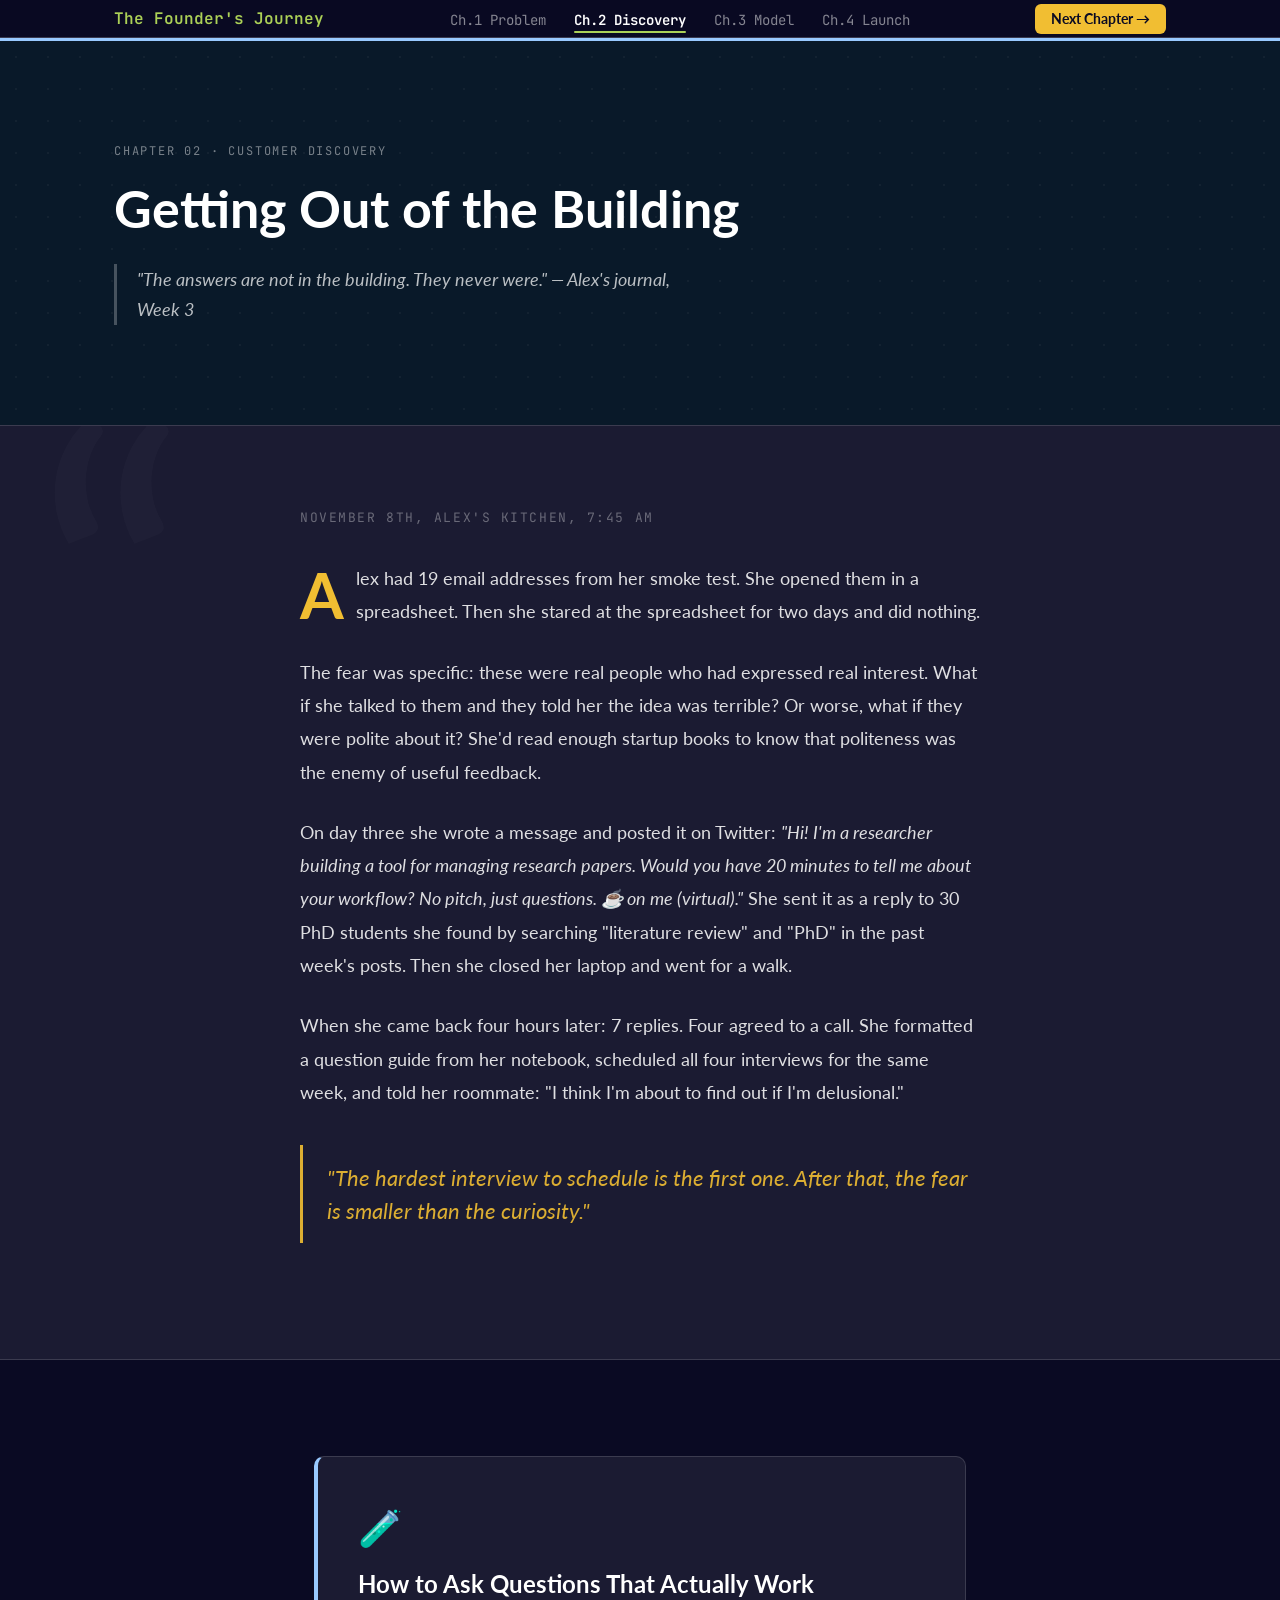
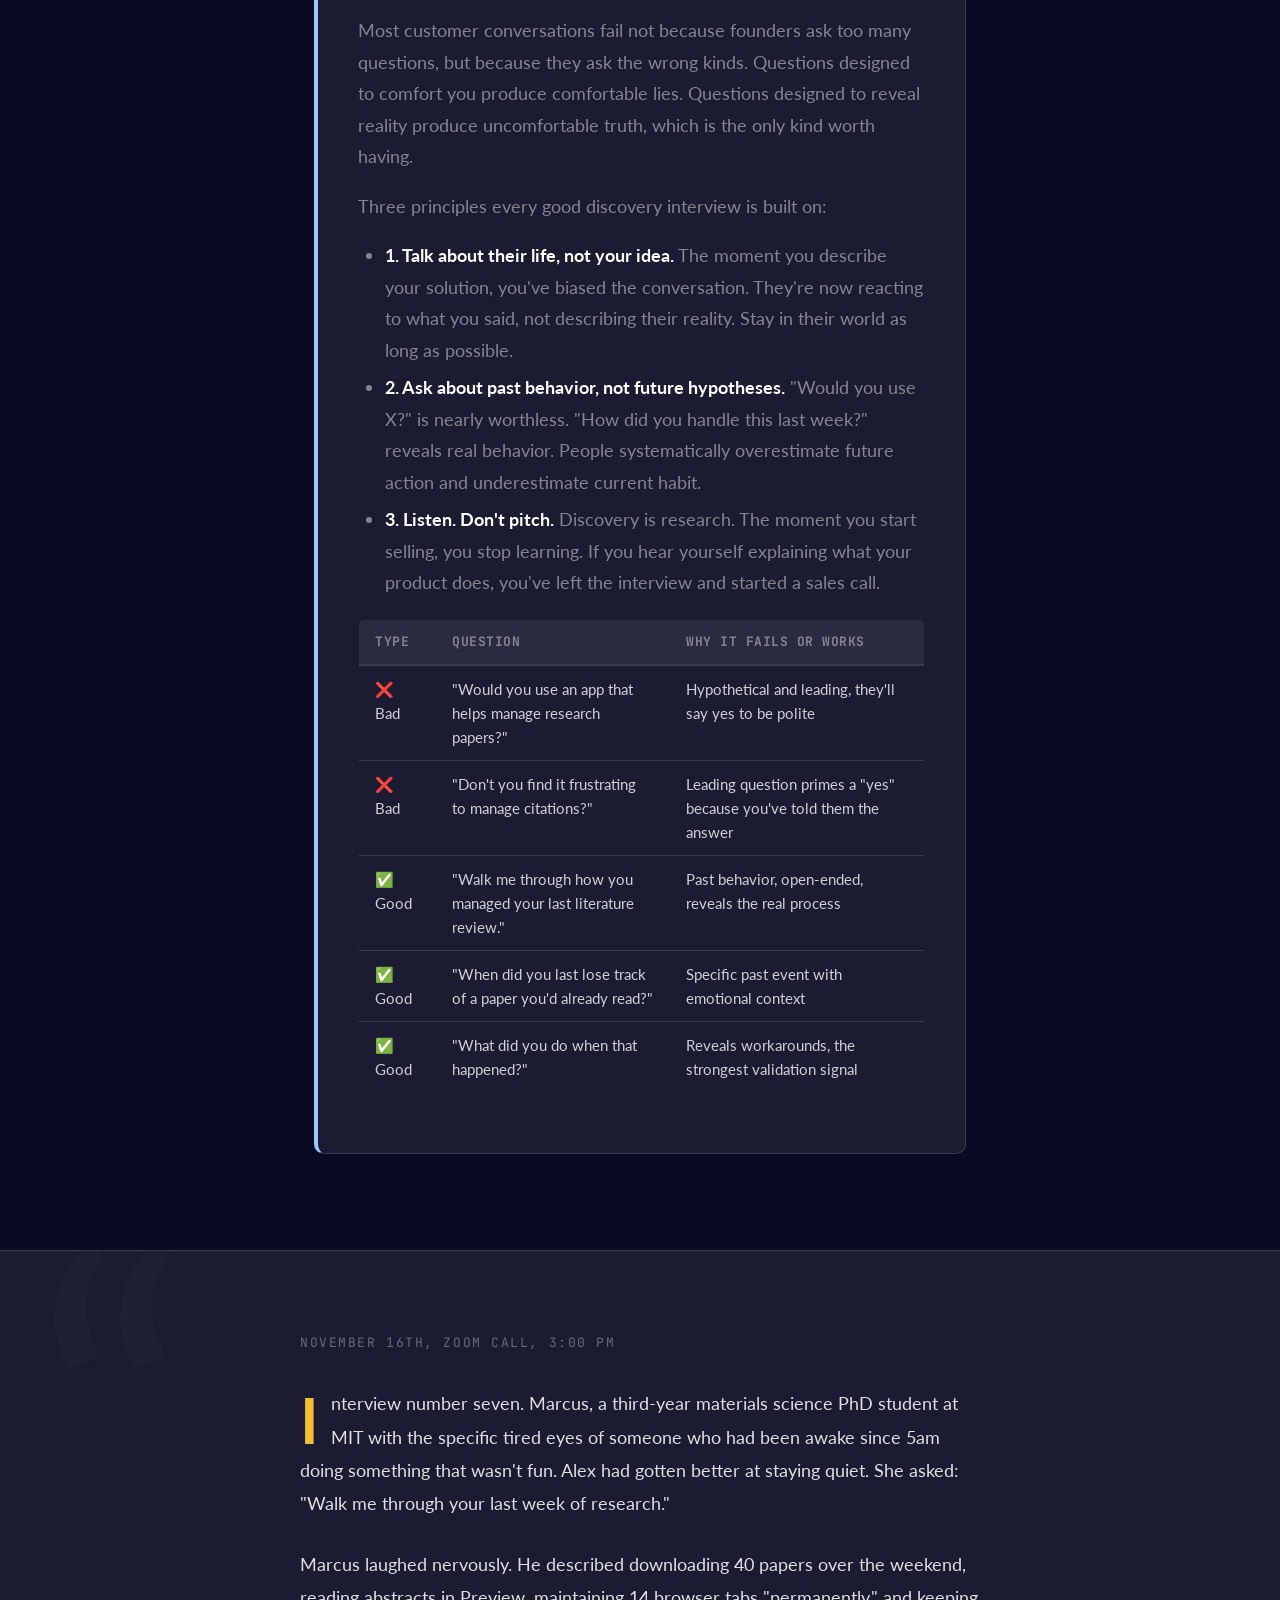
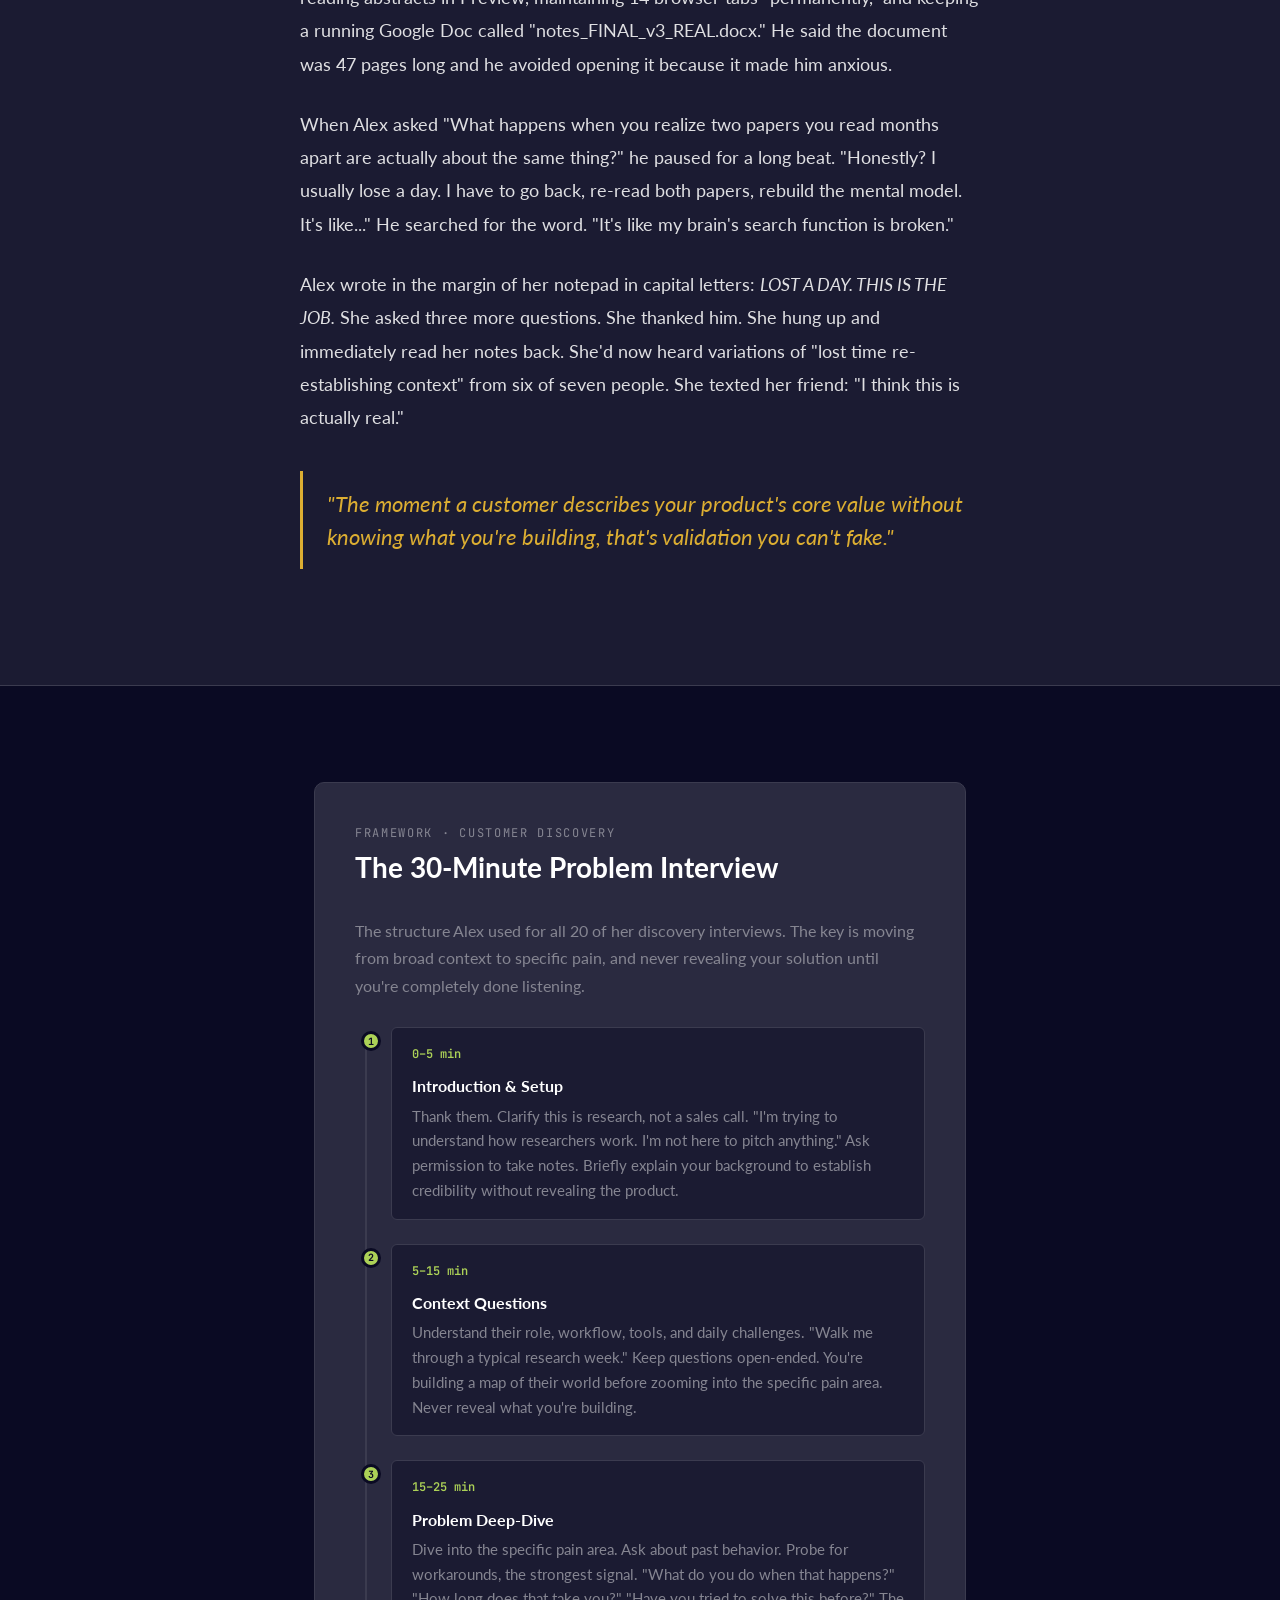
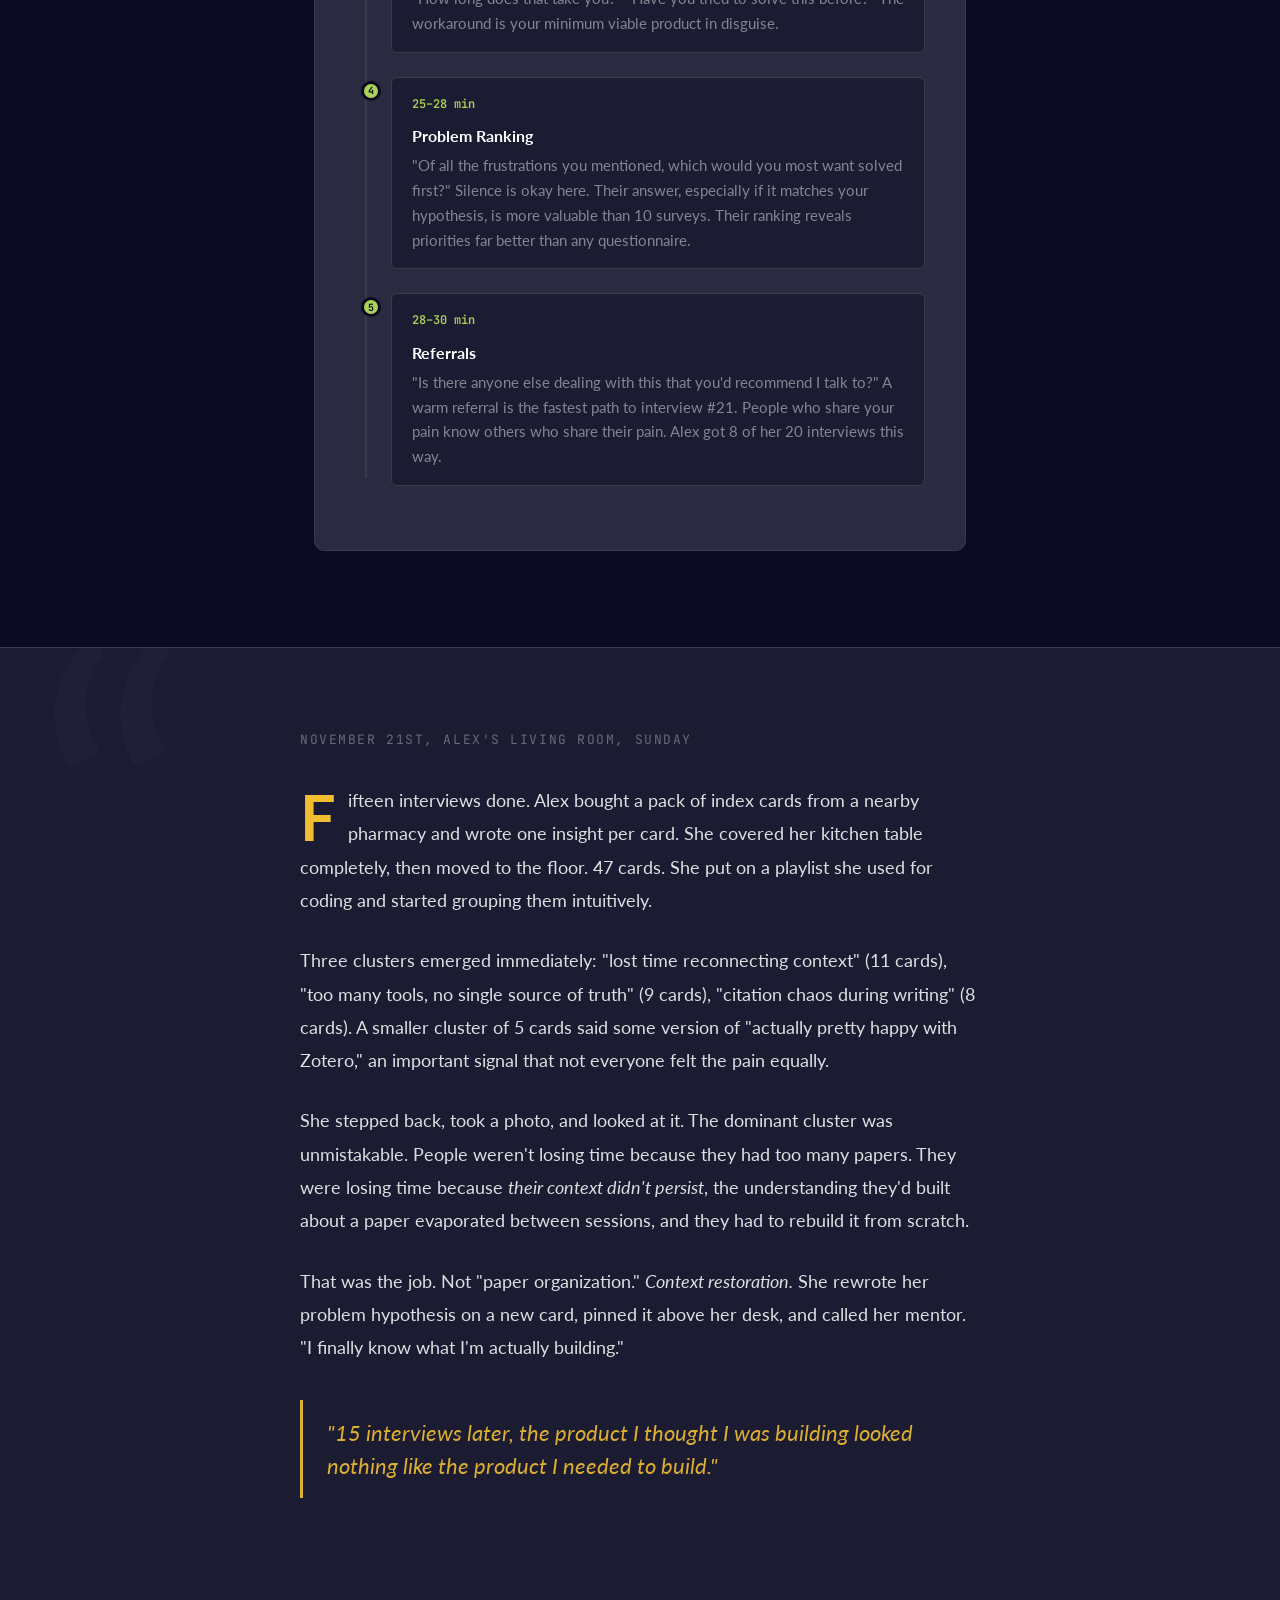
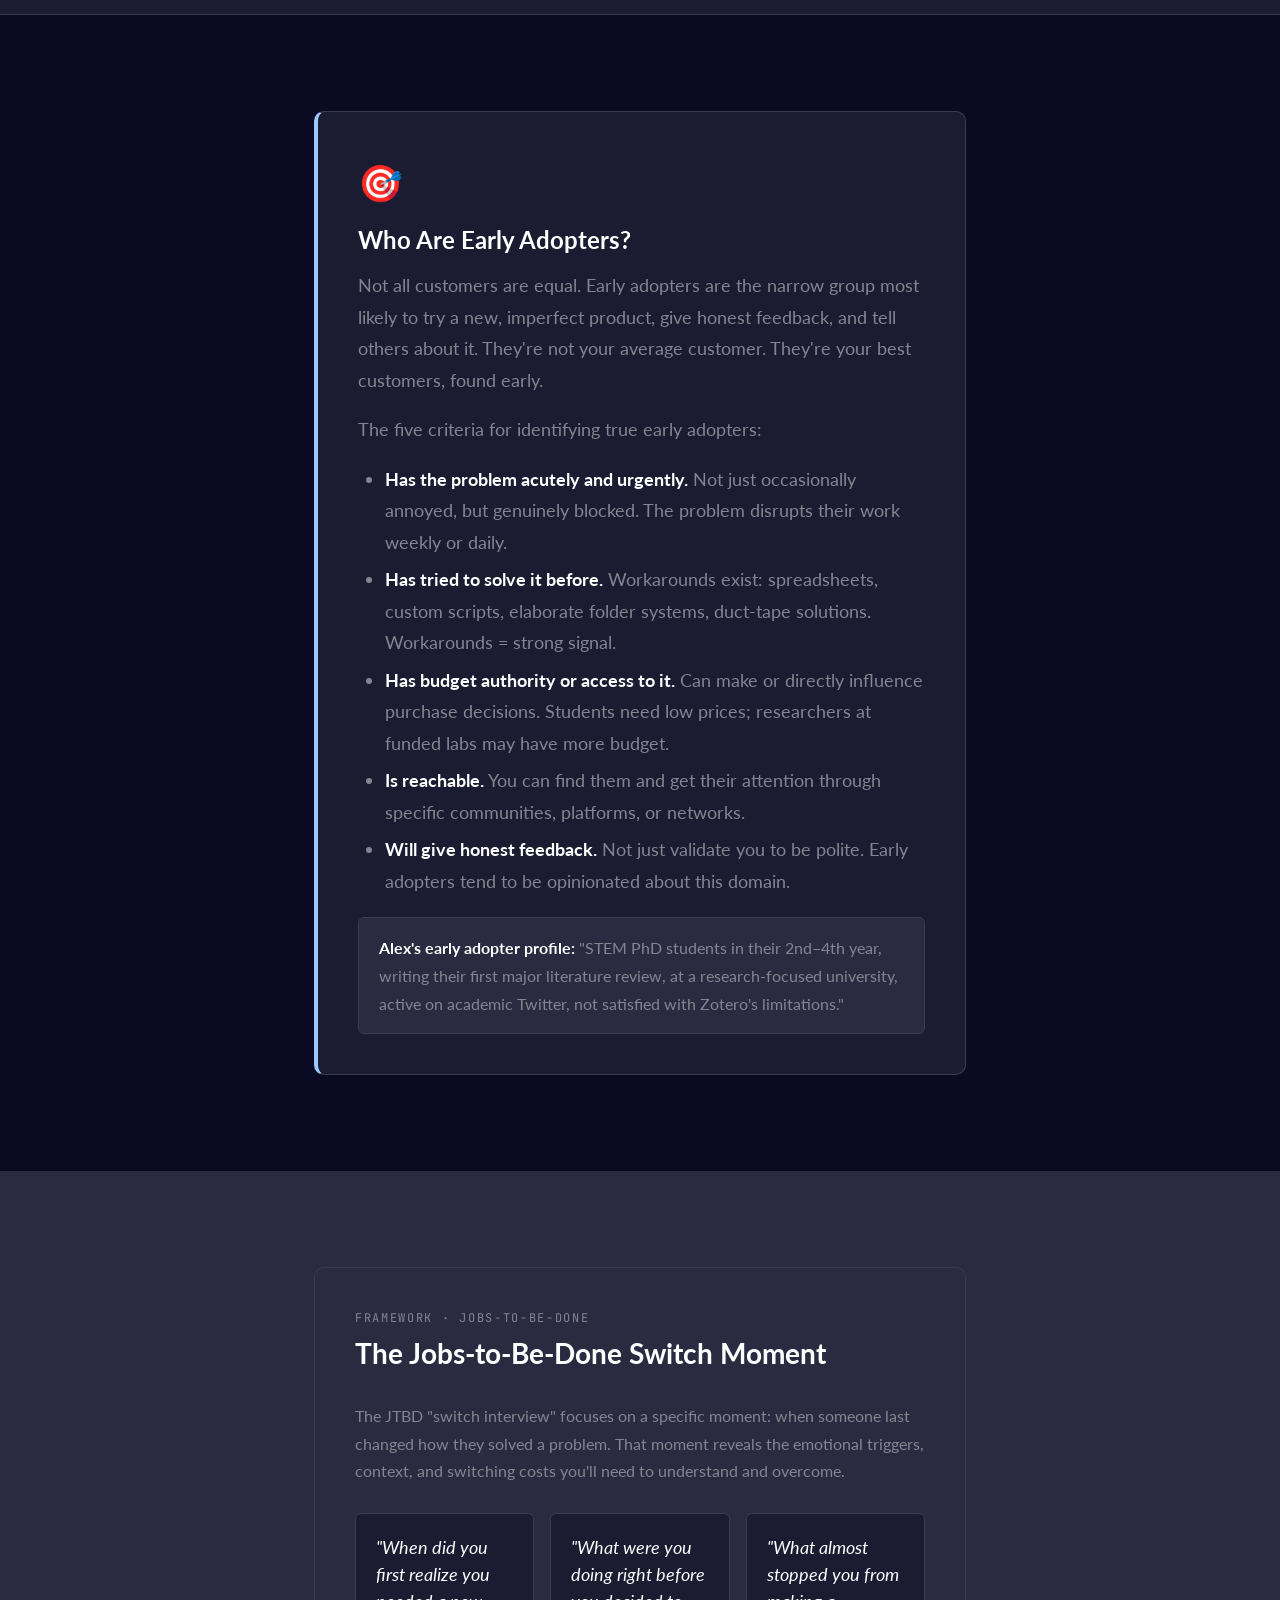
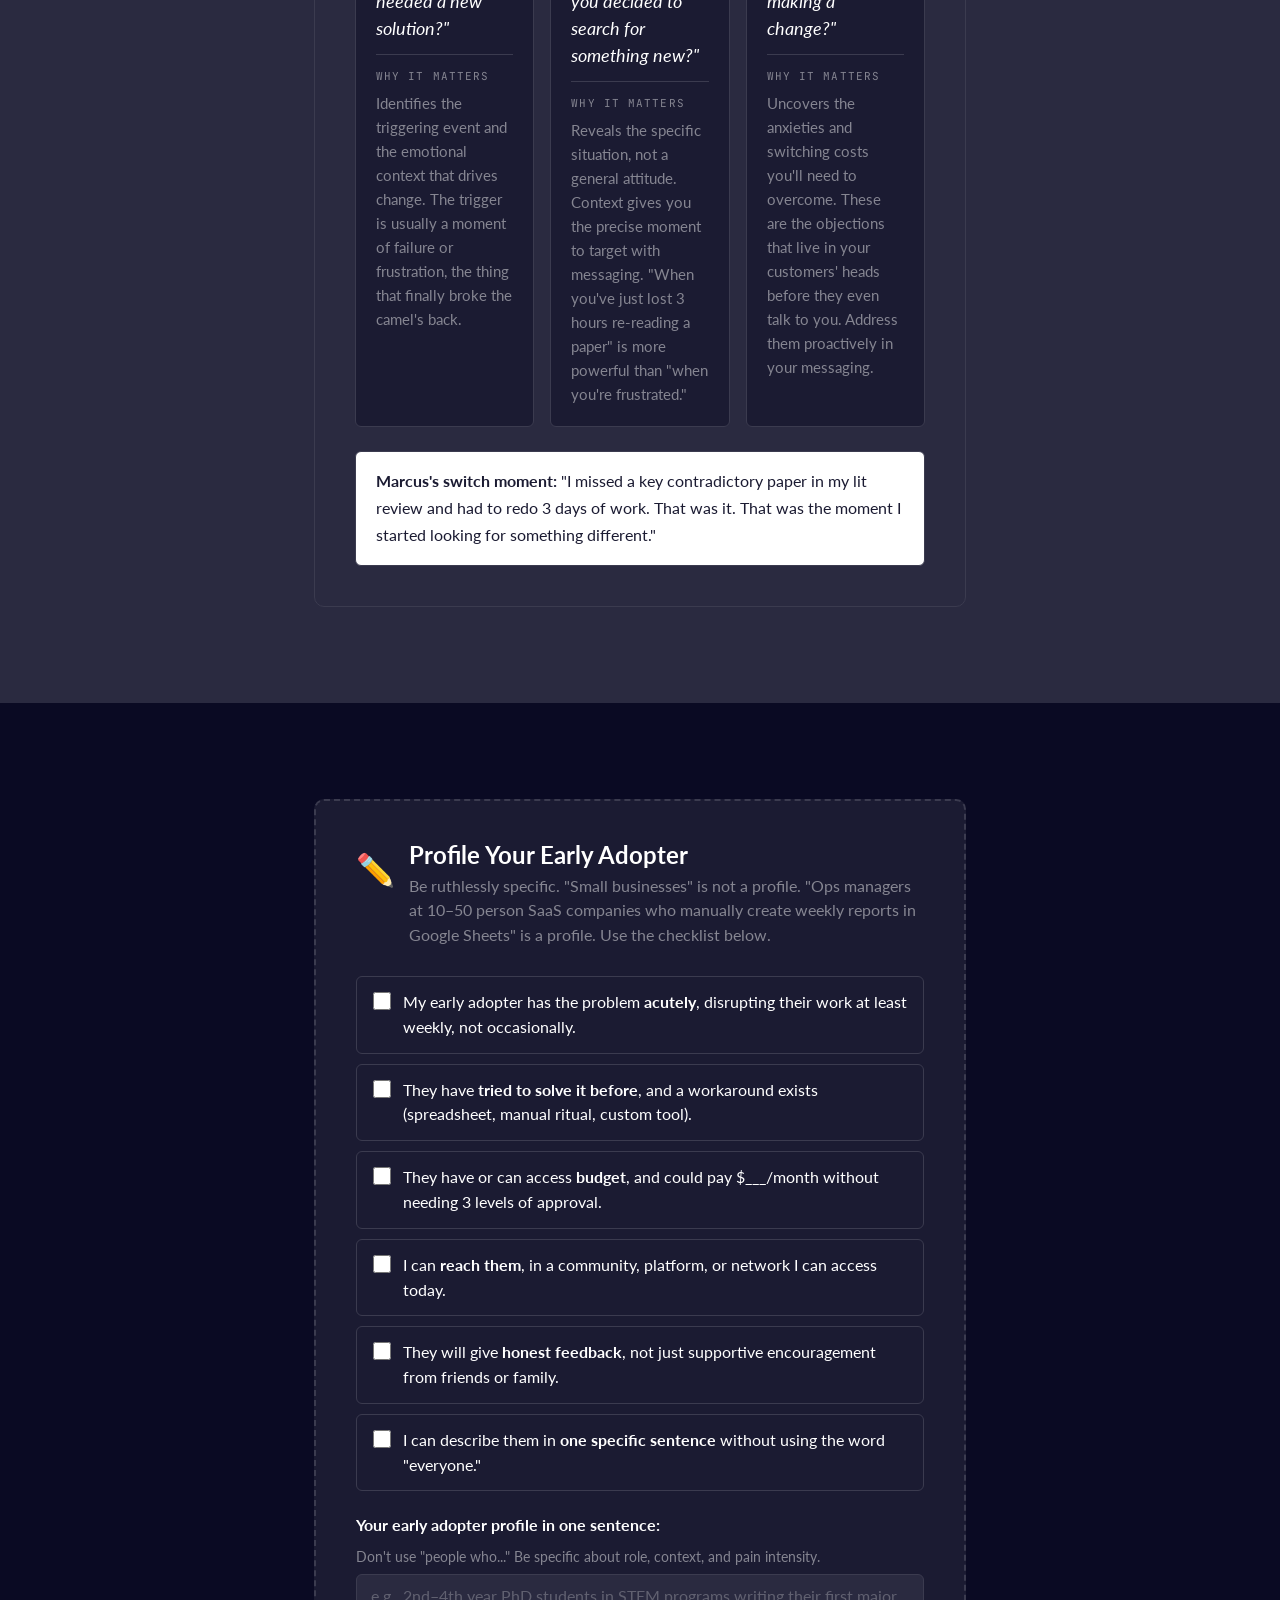
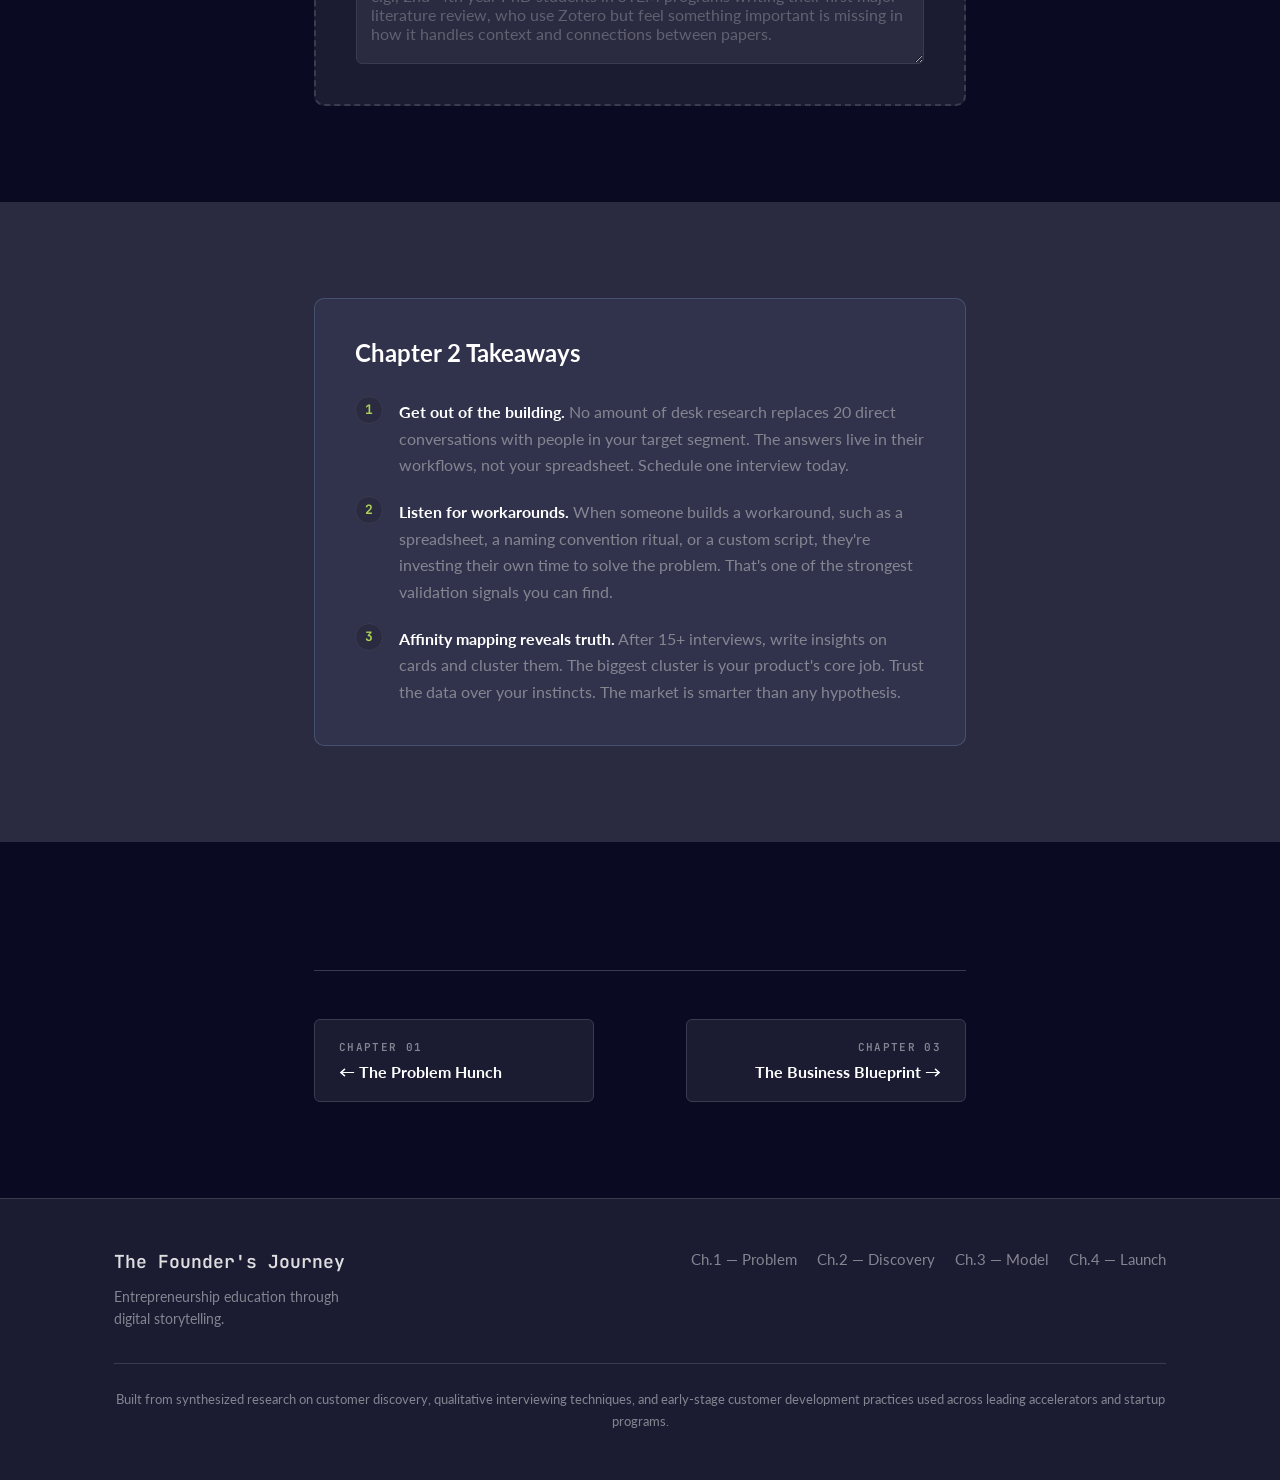
<file: chapter-2.html>
<!DOCTYPE html>
<html lang="en">
<head>
  <meta charset="UTF-8">
  <meta name="viewport" content="width=device-width, initial-scale=1.0">
  <title>Chapter 2: Getting Out of the Building — The Founder's Journey</title>
  <link rel="preconnect" href="https://fonts.googleapis.com">
  <link rel="preconnect" href="https://fonts.gstatic.com" crossorigin>
  <link href="https://fonts.googleapis.com/css2?family=Playfair+Display:ital,wght@0,700;0,900;1,700&family=Inter:wght@400;500;600;700&family=JetBrains+Mono:wght@400;600&display=swap" rel="stylesheet">
  <link rel="stylesheet" href="css/main.css">
  <link rel="stylesheet" href="css/animations.css">
</head>
<body>

  <div class="reading-progress" id="readingProgress"></div>

  <header class="site-header">
    <div class="nav-inner">
      <a href="index.html" class="nav-logo">The Founder's Journey</a>
      <nav aria-label="Chapter navigation">
        <ul class="nav-links">
          <li><a href="chapter-1.html" class="nav-link">Ch.1 Problem</a></li>
          <li><a href="chapter-2.html" class="nav-link active">Ch.2 Discovery</a></li>
          <li><a href="chapter-3.html" class="nav-link">Ch.3 Model</a></li>
          <li><a href="chapter-4.html" class="nav-link">Ch.4 Launch</a></li>
        </ul>
      </nav>
      <a href="chapter-3.html" class="btn btn-primary btn-sm">Next Chapter →</a>
    </div>
  </header>

  <!-- CHAPTER HERO -->
  <section class="chapter-hero ch2">
    <div class="container">
      <span class="chapter-hero-eyebrow">Chapter 02 · Customer Discovery</span>
      <h1>Getting Out of the Building</h1>
      <p class="chapter-hero-quote">"The answers are not in the building. They never were." — Alex's journal, Week 3</p>
    </div>
  </section>

  <!-- STORY SCENE 1: Cold DMs -->
  <section class="story-scene">
    <div class="container">
      <div class="story-prose">
        <span class="story-date">November 8th, Alex's Kitchen, 7:45 AM</span>
        <p>Alex had 19 email addresses from her smoke test. She opened them in a spreadsheet. Then she stared at the spreadsheet for two days and did nothing.</p>
        <p>The fear was specific: these were real people who had expressed real interest. What if she talked to them and they told her the idea was terrible? Or worse, what if they were polite about it? She'd read enough startup books to know that politeness was the enemy of useful feedback.</p>
        <p>On day three she wrote a message and posted it on Twitter: <em>"Hi! I'm a researcher building a tool for managing research papers. Would you have 20 minutes to tell me about your workflow? No pitch, just questions. ☕ on me (virtual)."</em> She sent it as a reply to 30 PhD students she found by searching "literature review" and "PhD" in the past week's posts. Then she closed her laptop and went for a walk.</p>
        <p>When she came back four hours later: 7 replies. Four agreed to a call. She formatted a question guide from her notebook, scheduled all four interviews for the same week, and told her roommate: "I think I'm about to find out if I'm delusional."</p>
        <div class="story-quote">
          "The hardest interview to schedule is the first one. After that, the fear is smaller than the curiosity."
        </div>
      </div>
    </div>
  </section>

  <!-- CONCEPT BLOCK: Good Interview Questions -->
  <section class="section-sm" style="background: var(--color-bg);">
    <div class="container prose">
      <div class="concept-block ch2">
        <span class="concept-icon">🧪</span>
        <h3 class="concept-title">How to Ask Questions That Actually Work</h3>
        <div class="concept-body">
          <p>Most customer conversations fail not because founders ask too many questions, but because they ask the wrong kinds. Questions designed to comfort you produce comfortable lies. Questions designed to reveal reality produce uncomfortable truth, which is the only kind worth having.</p>
          <p>Three principles every good discovery interview is built on:</p>
          <ul>
            <li><strong>1. Talk about their life, not your idea.</strong> The moment you describe your solution, you've biased the conversation. They're now reacting to what you said, not describing their reality. Stay in their world as long as possible.</li>
            <li><strong>2. Ask about past behavior, not future hypotheses.</strong> "Would you use X?" is nearly worthless. "How did you handle this last week?" reveals real behavior. People systematically overestimate future action and underestimate current habit.</li>
            <li><strong>3. Listen. Don't pitch.</strong> Discovery is research. The moment you start selling, you stop learning. If you hear yourself explaining what your product does, you've left the interview and started a sales call.</li>
          </ul>

          <table class="concept-table" style="margin-top: 20px;">
            <thead>
              <tr><th>Type</th><th>Question</th><th>Why it fails or works</th></tr>
            </thead>
            <tbody>
              <tr>
                <td>❌ Bad</td>
                <td>"Would you use an app that helps manage research papers?"</td>
                <td>Hypothetical and leading, they'll say yes to be polite</td>
              </tr>
              <tr>
                <td>❌ Bad</td>
                <td>"Don't you find it frustrating to manage citations?"</td>
                <td>Leading question primes a "yes" because you've told them the answer</td>
              </tr>
              <tr>
                <td>✅ Good</td>
                <td>"Walk me through how you managed your last literature review."</td>
                <td>Past behavior, open-ended, reveals the real process</td>
              </tr>
              <tr>
                <td>✅ Good</td>
                <td>"When did you last lose track of a paper you'd already read?"</td>
                <td>Specific past event with emotional context</td>
              </tr>
              <tr>
                <td>✅ Good</td>
                <td>"What did you do when that happened?"</td>
                <td>Reveals workarounds, the strongest validation signal</td>
              </tr>
            </tbody>
          </table>
        </div>
      </div>
    </div>
  </section>

  <!-- STORY SCENE 2: Interview #7 -->
  <section class="story-scene">
    <div class="container">
      <div class="story-prose">
        <span class="story-date">November 16th, Zoom Call, 3:00 PM</span>
        <p>Interview number seven. Marcus, a third-year materials science PhD student at MIT with the specific tired eyes of someone who had been awake since 5am doing something that wasn't fun. Alex had gotten better at staying quiet. She asked: "Walk me through your last week of research."</p>
        <p>Marcus laughed nervously. He described downloading 40 papers over the weekend, reading abstracts in Preview, maintaining 14 browser tabs "permanently," and keeping a running Google Doc called "notes_FINAL_v3_REAL.docx." He said the document was 47 pages long and he avoided opening it because it made him anxious.</p>
        <p>When Alex asked "What happens when you realize two papers you read months apart are actually about the same thing?" he paused for a long beat. "Honestly? I usually lose a day. I have to go back, re-read both papers, rebuild the mental model. It's like..." He searched for the word. "It's like my brain's search function is broken."</p>
        <p>Alex wrote in the margin of her notepad in capital letters: <em>LOST A DAY. THIS IS THE JOB.</em> She asked three more questions. She thanked him. She hung up and immediately read her notes back. She'd now heard variations of "lost time re-establishing context" from six of seven people. She texted her friend: "I think this is actually real."</p>
        <div class="story-quote">
          "The moment a customer describes your product's core value without knowing what you're building, that's validation you can't fake."
        </div>
      </div>
    </div>
  </section>

  <!-- FRAMEWORK CARD: Problem Interview Structure -->
  <section class="section-sm" style="background: var(--color-bg);">
    <div class="container prose">
      <div class="framework-card">
        <span class="framework-label">Framework · Customer Discovery</span>
        <h3 class="framework-title">The 30-Minute Problem Interview</h3>
        <p style="color: var(--color-text-muted); margin-bottom: 28px; font-size: 0.9rem;">The structure Alex used for all 20 of her discovery interviews. The key is moving from broad context to specific pain, and never revealing your solution until you're completely done listening.</p>

        <div class="timeline">
          <div class="timeline-step">
            <div class="timeline-dot">1</div>
            <div class="timeline-content">
              <span class="timeline-step-time">0–5 min</span>
              <div class="timeline-step-title">Introduction &amp; Setup</div>
              <div class="timeline-step-body">Thank them. Clarify this is research, not a sales call. "I'm trying to understand how researchers work. I'm not here to pitch anything." Ask permission to take notes. Briefly explain your background to establish credibility without revealing the product.</div>
            </div>
          </div>
          <div class="timeline-step">
            <div class="timeline-dot">2</div>
            <div class="timeline-content">
              <span class="timeline-step-time">5–15 min</span>
              <div class="timeline-step-title">Context Questions</div>
              <div class="timeline-step-body">Understand their role, workflow, tools, and daily challenges. "Walk me through a typical research week." Keep questions open-ended. You're building a map of their world before zooming into the specific pain area. Never reveal what you're building.</div>
            </div>
          </div>
          <div class="timeline-step">
            <div class="timeline-dot">3</div>
            <div class="timeline-content">
              <span class="timeline-step-time">15–25 min</span>
              <div class="timeline-step-title">Problem Deep-Dive</div>
              <div class="timeline-step-body">Dive into the specific pain area. Ask about past behavior. Probe for workarounds, the strongest signal. "What do you do when that happens?" "How long does that take you?" "Have you tried to solve this before?" The workaround is your minimum viable product in disguise.</div>
            </div>
          </div>
          <div class="timeline-step">
            <div class="timeline-dot">4</div>
            <div class="timeline-content">
              <span class="timeline-step-time">25–28 min</span>
              <div class="timeline-step-title">Problem Ranking</div>
              <div class="timeline-step-body">"Of all the frustrations you mentioned, which would you most want solved first?" Silence is okay here. Their answer, especially if it matches your hypothesis, is more valuable than 10 surveys. Their ranking reveals priorities far better than any questionnaire.</div>
            </div>
          </div>
          <div class="timeline-step">
            <div class="timeline-dot">5</div>
            <div class="timeline-content">
              <span class="timeline-step-time">28–30 min</span>
              <div class="timeline-step-title">Referrals</div>
              <div class="timeline-step-body">"Is there anyone else dealing with this that you'd recommend I talk to?" A warm referral is the fastest path to interview #21. People who share your pain know others who share their pain. Alex got 8 of her 20 interviews this way.</div>
            </div>
          </div>
        </div>
      </div>
    </div>
  </section>

  <!-- STORY SCENE 3: Patterns Emerge -->
  <section class="story-scene">
    <div class="container">
      <div class="story-prose">
        <span class="story-date">November 21st, Alex's Living Room, Sunday</span>
        <p>Fifteen interviews done. Alex bought a pack of index cards from a nearby pharmacy and wrote one insight per card. She covered her kitchen table completely, then moved to the floor. 47 cards. She put on a playlist she used for coding and started grouping them intuitively.</p>
        <p>Three clusters emerged immediately: "lost time reconnecting context" (11 cards), "too many tools, no single source of truth" (9 cards), "citation chaos during writing" (8 cards). A smaller cluster of 5 cards said some version of "actually pretty happy with Zotero," an important signal that not everyone felt the pain equally.</p>
        <p>She stepped back, took a photo, and looked at it. The dominant cluster was unmistakable. People weren't losing time because they had too many papers. They were losing time because <em>their context didn't persist</em>, the understanding they'd built about a paper evaporated between sessions, and they had to rebuild it from scratch.</p>
        <p>That was the job. Not "paper organization." <em>Context restoration.</em> She rewrote her problem hypothesis on a new card, pinned it above her desk, and called her mentor. "I finally know what I'm actually building."</p>
        <div class="story-quote">
          "15 interviews later, the product I thought I was building looked nothing like the product I needed to build."
        </div>
      </div>
    </div>
  </section>

  <!-- CONCEPT BLOCK: Early Adopter Criteria -->
  <section class="section-sm" style="background: var(--color-bg);">
    <div class="container prose">
      <div class="concept-block ch2">
        <span class="concept-icon">🎯</span>
        <h3 class="concept-title">Who Are Early Adopters?</h3>
        <div class="concept-body">
          <p>Not all customers are equal. Early adopters are the narrow group most likely to try a new, imperfect product, give honest feedback, and tell others about it. They're not your average customer. They're your best customers, found early.</p>
          <p>The five criteria for identifying true early adopters:</p>
          <ul>
            <li><strong>Has the problem acutely and urgently.</strong> Not just occasionally annoyed, but genuinely blocked. The problem disrupts their work weekly or daily.</li>
            <li><strong>Has tried to solve it before.</strong> Workarounds exist: spreadsheets, custom scripts, elaborate folder systems, duct-tape solutions. Workarounds = strong signal.</li>
            <li><strong>Has budget authority or access to it.</strong> Can make or directly influence purchase decisions. Students need low prices; researchers at funded labs may have more budget.</li>
            <li><strong>Is reachable.</strong> You can find them and get their attention through specific communities, platforms, or networks.</li>
            <li><strong>Will give honest feedback.</strong> Not just validate you to be polite. Early adopters tend to be opinionated about this domain.</li>
          </ul>
          <div style="margin-top: 20px; padding: 16px 20px; background: var(--color-surface-2); border-radius: var(--radius); font-size: 0.875rem; border: 1px solid var(--color-border);">
            <strong>Alex's early adopter profile:</strong> "STEM PhD students in their 2nd–4th year, writing their first major literature review, at a research-focused university, active on academic Twitter, not satisfied with Zotero's limitations."
          </div>
        </div>
      </div>
    </div>
  </section>

  <!-- FRAMEWORK CARD: JTBD Switch Moment -->
  <section class="section-sm" style="background: var(--color-surface-2);">
    <div class="container prose">
      <div class="framework-card">
        <span class="framework-label">Framework · Jobs-to-Be-Done</span>
        <h3 class="framework-title">The Jobs-to-Be-Done Switch Moment</h3>
        <p style="color: var(--color-text-muted); margin-bottom: 28px; font-size: 0.9rem;">The JTBD "switch interview" focuses on a specific moment: when someone last changed how they solved a problem. That moment reveals the emotional triggers, context, and switching costs you'll need to understand and overcome.</p>

        <div class="jtbd-grid">
          <div class="jtbd-card">
            <p class="jtbd-question">"When did you first realize you needed a new solution?"</p>
            <span class="jtbd-why-label">Why it matters</span>
            <p class="jtbd-why">Identifies the triggering event and the emotional context that drives change. The trigger is usually a moment of failure or frustration, the thing that finally broke the camel's back.</p>
          </div>
          <div class="jtbd-card">
            <p class="jtbd-question">"What were you doing right before you decided to search for something new?"</p>
            <span class="jtbd-why-label">Why it matters</span>
            <p class="jtbd-why">Reveals the specific situation, not a general attitude. Context gives you the precise moment to target with messaging. "When you've just lost 3 hours re-reading a paper" is more powerful than "when you're frustrated."</p>
          </div>
          <div class="jtbd-card">
            <p class="jtbd-question">"What almost stopped you from making a change?"</p>
            <span class="jtbd-why-label">Why it matters</span>
            <p class="jtbd-why">Uncovers the anxieties and switching costs you'll need to overcome. These are the objections that live in your customers' heads before they even talk to you. Address them proactively in your messaging.</p>
          </div>
        </div>

        <div style="margin-top: 20px; padding: 16px 20px; background: white; color: #1b1b32; border-radius: var(--radius); font-size: 0.875rem; border: 1px solid var(--color-border);">
          <strong>Marcus's switch moment:</strong> "I missed a key contradictory paper in my lit review and had to redo 3 days of work. That was it. That was the moment I started looking for something different."
        </div>
      </div>
    </div>
  </section>

  <!-- FOUNDER'S EXERCISE -->
  <section class="section-sm" style="background: var(--color-bg);">
    <div class="container prose">
      <div class="exercise-box">
        <div class="exercise-header">
          <span class="exercise-icon">✏️</span>
          <div class="exercise-header-text">
            <h3 class="exercise-title">Profile Your Early Adopter</h3>
            <p class="exercise-subtitle">Be ruthlessly specific. "Small businesses" is not a profile. "Ops managers at 10–50 person SaaS companies who manually create weekly reports in Google Sheets" is a profile. Use the checklist below.</p>
          </div>
        </div>

        <ul class="checklist">
          <li class="checklist-item">
            <input type="checkbox" id="c1">
            <label for="c1">My early adopter has the problem <strong>acutely</strong>, disrupting their work at least weekly, not occasionally.</label>
          </li>
          <li class="checklist-item">
            <input type="checkbox" id="c2">
            <label for="c2">They have <strong>tried to solve it before</strong>, and a workaround exists (spreadsheet, manual ritual, custom tool).</label>
          </li>
          <li class="checklist-item">
            <input type="checkbox" id="c3">
            <label for="c3">They have or can access <strong>budget</strong>, and could pay $___/month without needing 3 levels of approval.</label>
          </li>
          <li class="checklist-item">
            <input type="checkbox" id="c4">
            <label for="c4">I can <strong>reach them</strong>, in a community, platform, or network I can access today.</label>
          </li>
          <li class="checklist-item">
            <input type="checkbox" id="c5">
            <label for="c5">They will give <strong>honest feedback</strong>, not just supportive encouragement from friends or family.</label>
          </li>
          <li class="checklist-item">
            <input type="checkbox" id="c6">
            <label for="c6">I can describe them in <strong>one specific sentence</strong> without using the word "everyone."</label>
          </li>
        </ul>

        <div class="form-group">
          <label class="form-label">Your early adopter profile in one sentence:</label>
          <span class="form-hint">Don't use "people who..." Be specific about role, context, and pain intensity.</span>
          <textarea class="form-input form-textarea" placeholder="e.g., 2nd–4th year PhD students in STEM programs writing their first major literature review, who use Zotero but feel something important is missing in how it handles context and connections between papers."></textarea>
        </div>
      </div>
    </div>
  </section>

  <!-- KEY TAKEAWAYS -->
  <section class="section-sm" style="background: var(--color-surface-2);">
    <div class="container prose">
      <div class="takeaways-box ch2">
        <h3 class="takeaways-title">Chapter 2 Takeaways</h3>
        <div class="takeaway-item">
          <span class="takeaway-num">1</span>
          <p class="takeaway-text"><strong>Get out of the building.</strong> No amount of desk research replaces 20 direct conversations with people in your target segment. The answers live in their workflows, not your spreadsheet. Schedule one interview today.</p>
        </div>
        <div class="takeaway-item">
          <span class="takeaway-num">2</span>
          <p class="takeaway-text"><strong>Listen for workarounds.</strong> When someone builds a workaround, such as a spreadsheet, a naming convention ritual, or a custom script, they're investing their own time to solve the problem. That's one of the strongest validation signals you can find.</p>
        </div>
        <div class="takeaway-item">
          <span class="takeaway-num">3</span>
          <p class="takeaway-text"><strong>Affinity mapping reveals truth.</strong> After 15+ interviews, write insights on cards and cluster them. The biggest cluster is your product's core job. Trust the data over your instincts. The market is smarter than any hypothesis.</p>
        </div>
      </div>
    </div>
  </section>

  <!-- CHAPTER NAVIGATION -->
  <section class="section-sm">
    <div class="container prose">
      <div class="chapter-nav">
        <a href="chapter-1.html" class="chapter-prev">
          <span class="chapter-nav-label">Chapter 01</span>
          <span class="chapter-nav-title">← The Problem Hunch</span>
        </a>
        <a href="chapter-3.html" class="chapter-next">
          <span class="chapter-nav-label">Chapter 03</span>
          <span class="chapter-nav-title">The Business Blueprint →</span>
        </a>
      </div>
    </div>
  </section>

  <footer class="site-footer">
    <div class="container">
      <div class="footer-inner">
        <div>
          <a href="index.html" class="footer-logo">The Founder's Journey</a>
          <p class="footer-tagline">Entrepreneurship education through digital storytelling.</p>
        </div>
        <div class="footer-links">
          <a href="chapter-1.html" class="footer-link">Ch.1 — Problem</a>
          <a href="chapter-2.html" class="footer-link">Ch.2 — Discovery</a>
          <a href="chapter-3.html" class="footer-link">Ch.3 — Model</a>
          <a href="chapter-4.html" class="footer-link">Ch.4 — Launch</a>
        </div>
      </div>
      <p class="footer-attribution">Built from synthesized research on customer discovery, qualitative interviewing techniques, and early-stage customer development practices used across leading accelerators and startup programs.</p>
    </div>
  </footer>

  <script src="js/app.js"></script>
</body>
</html>
</file>
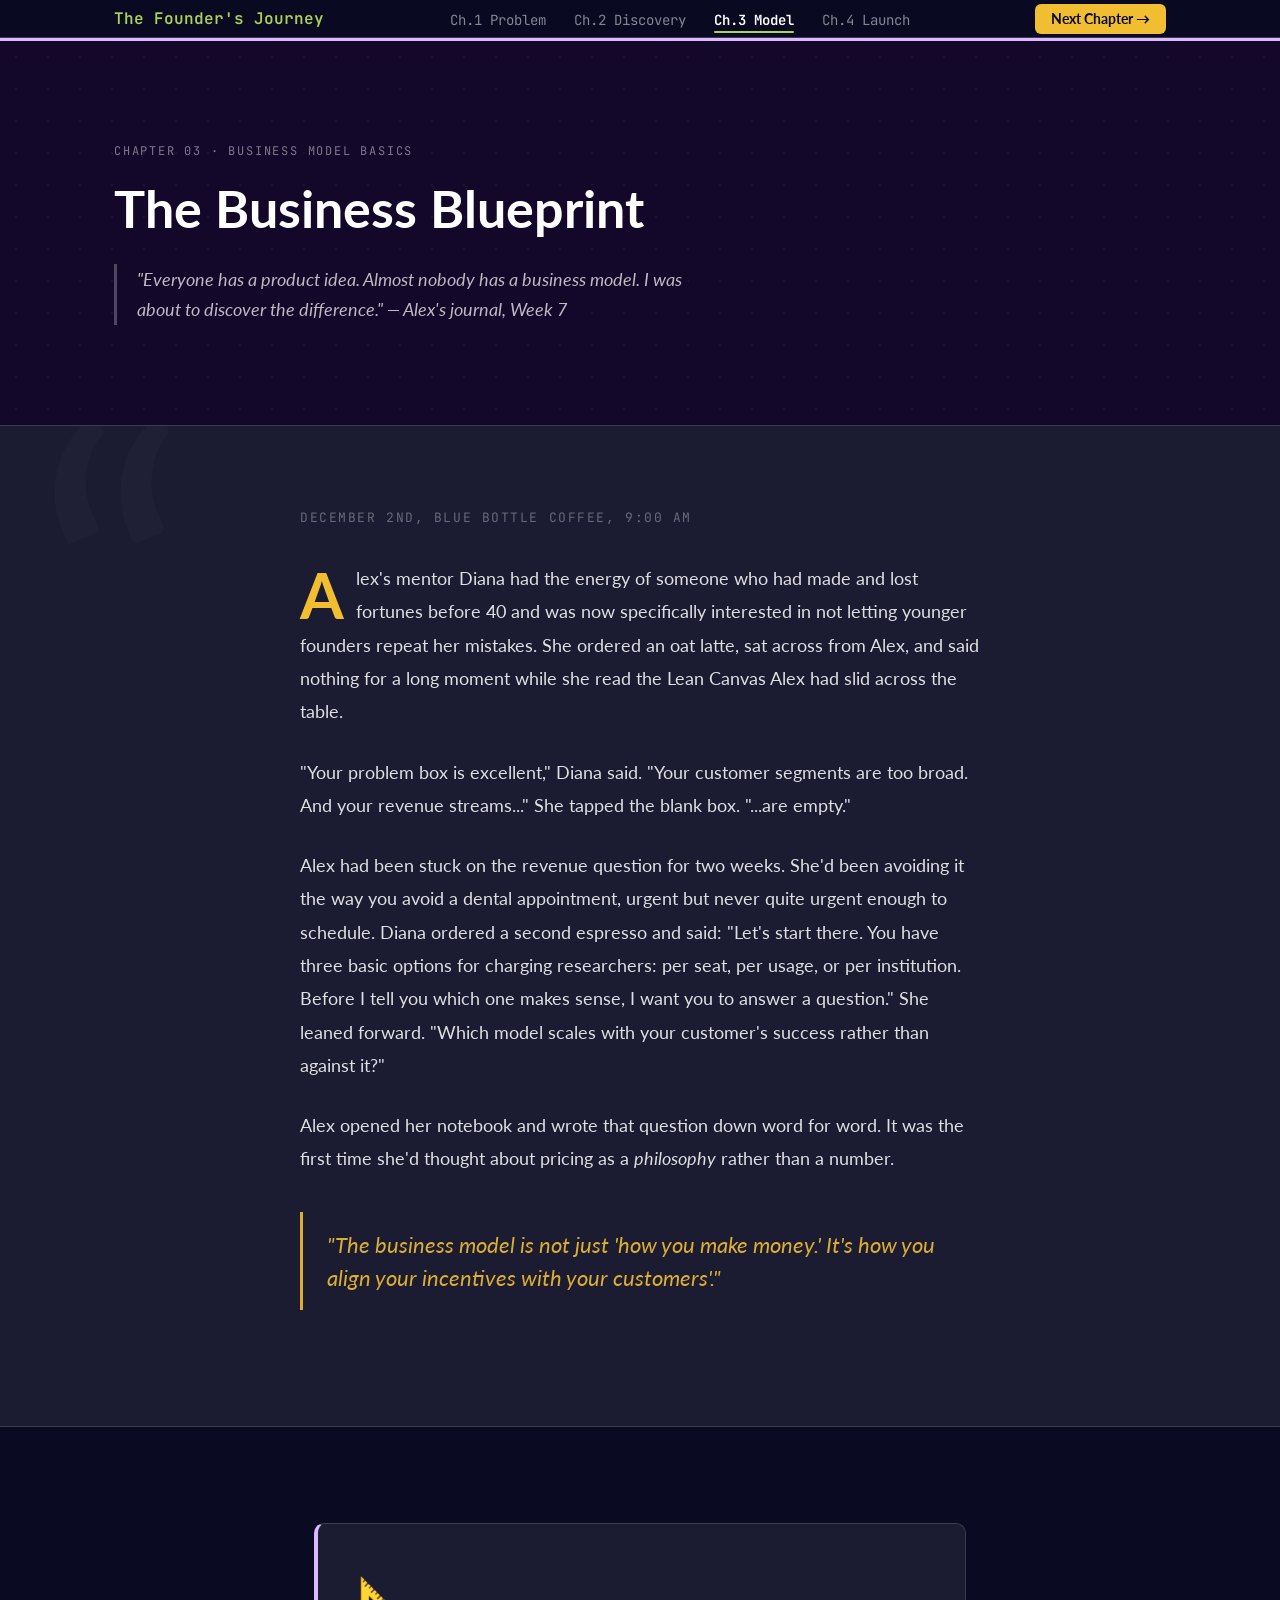
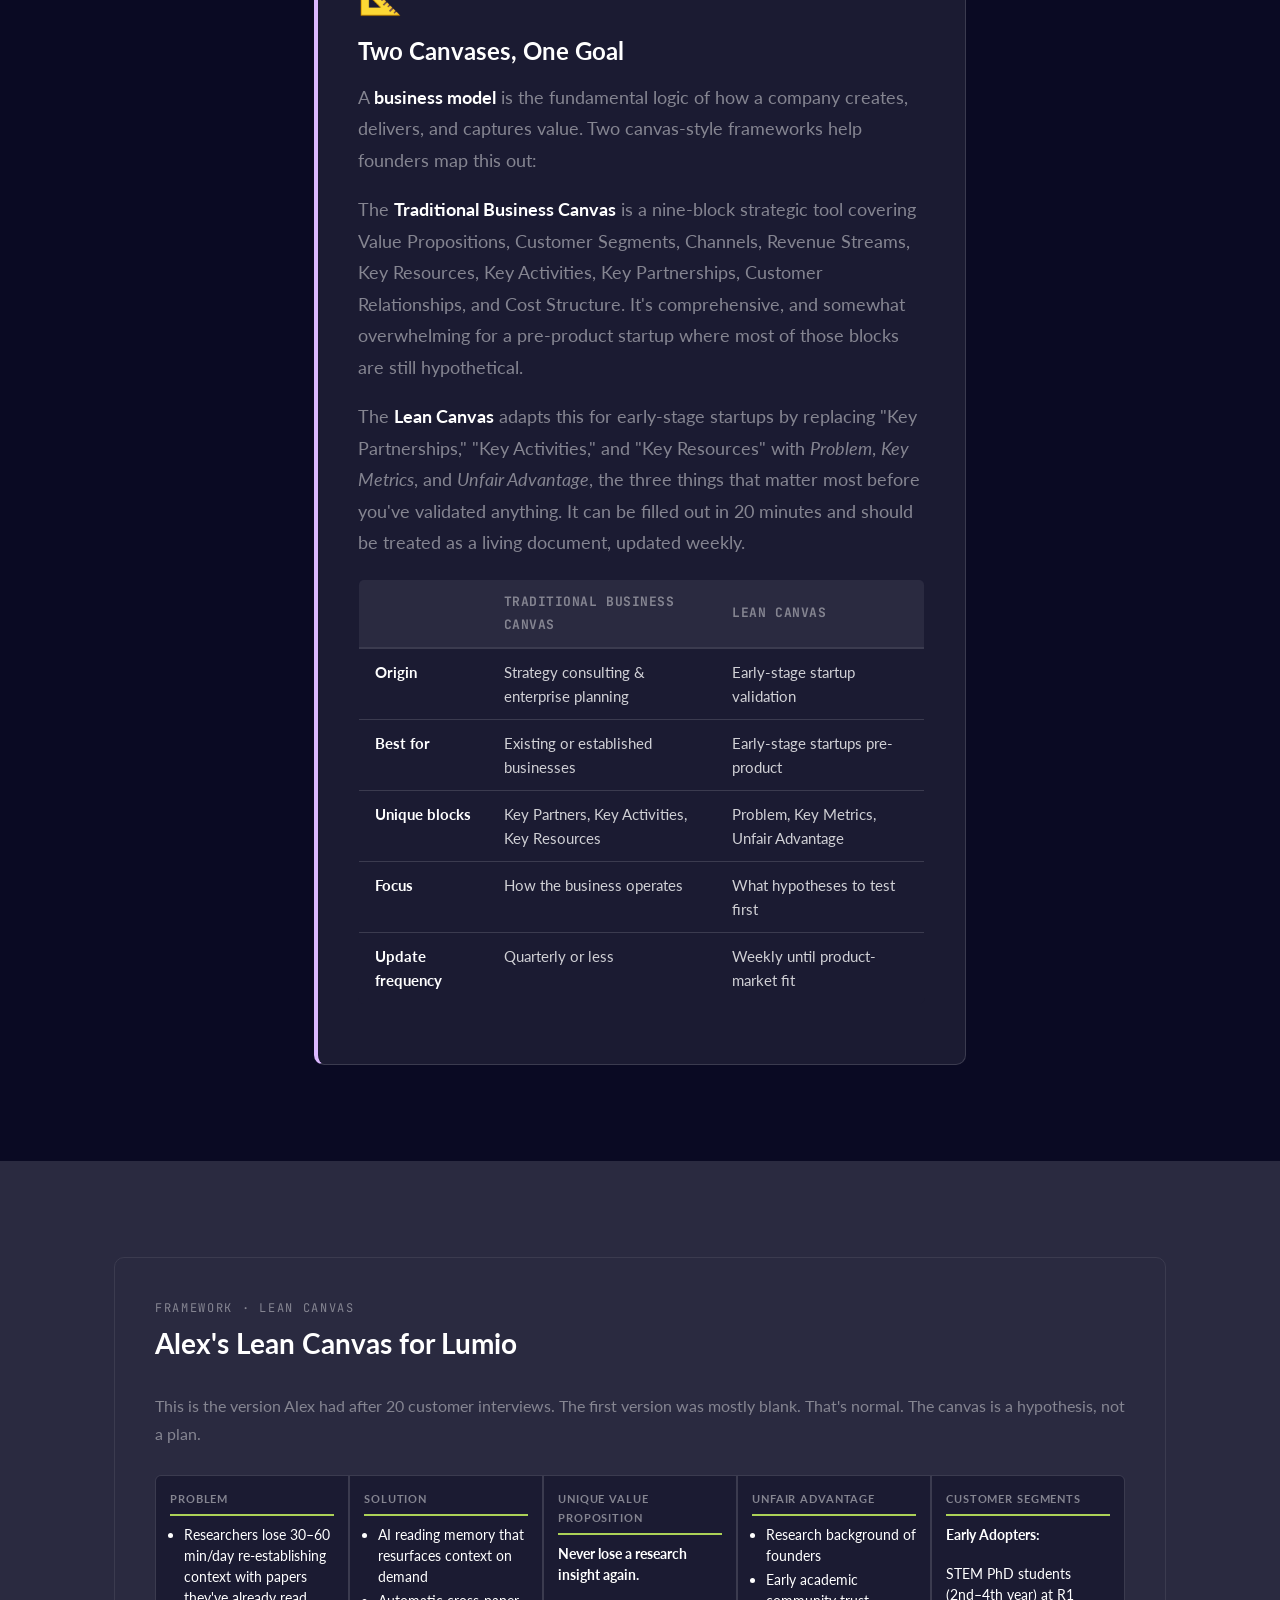
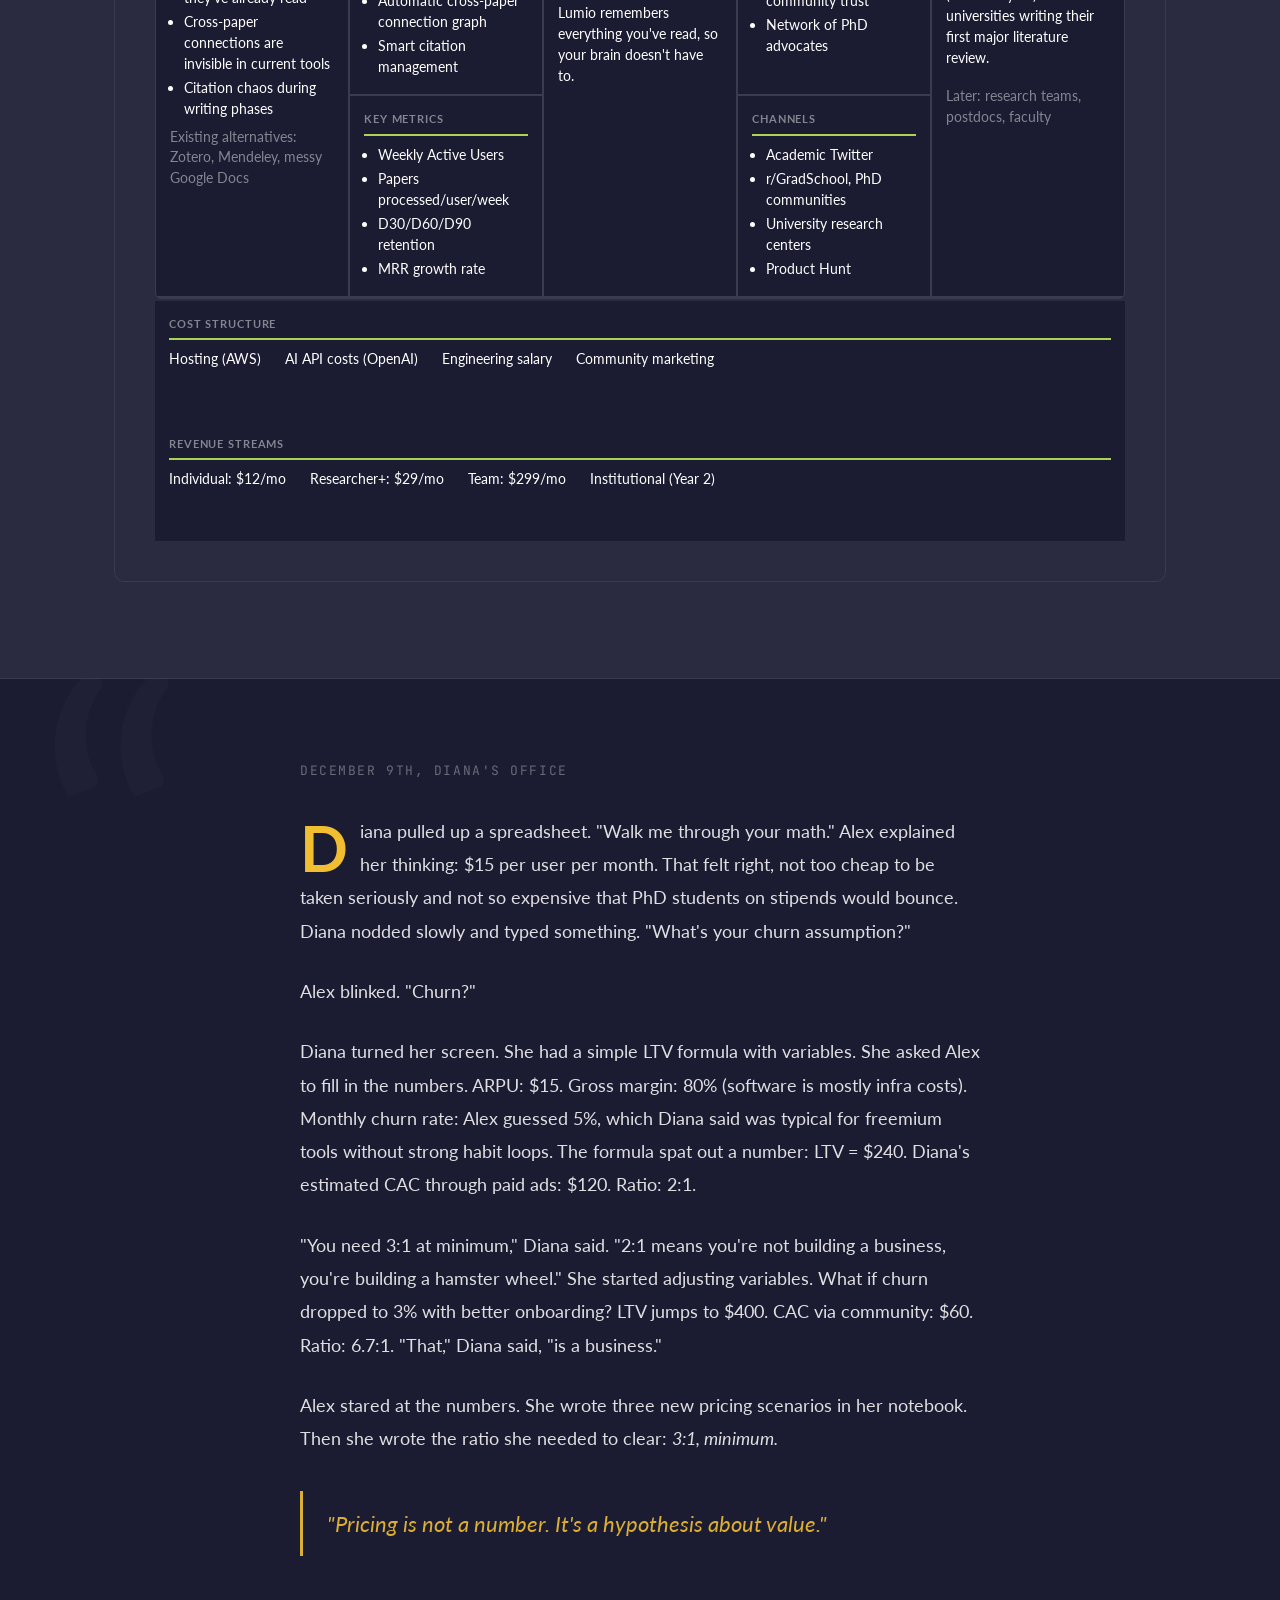
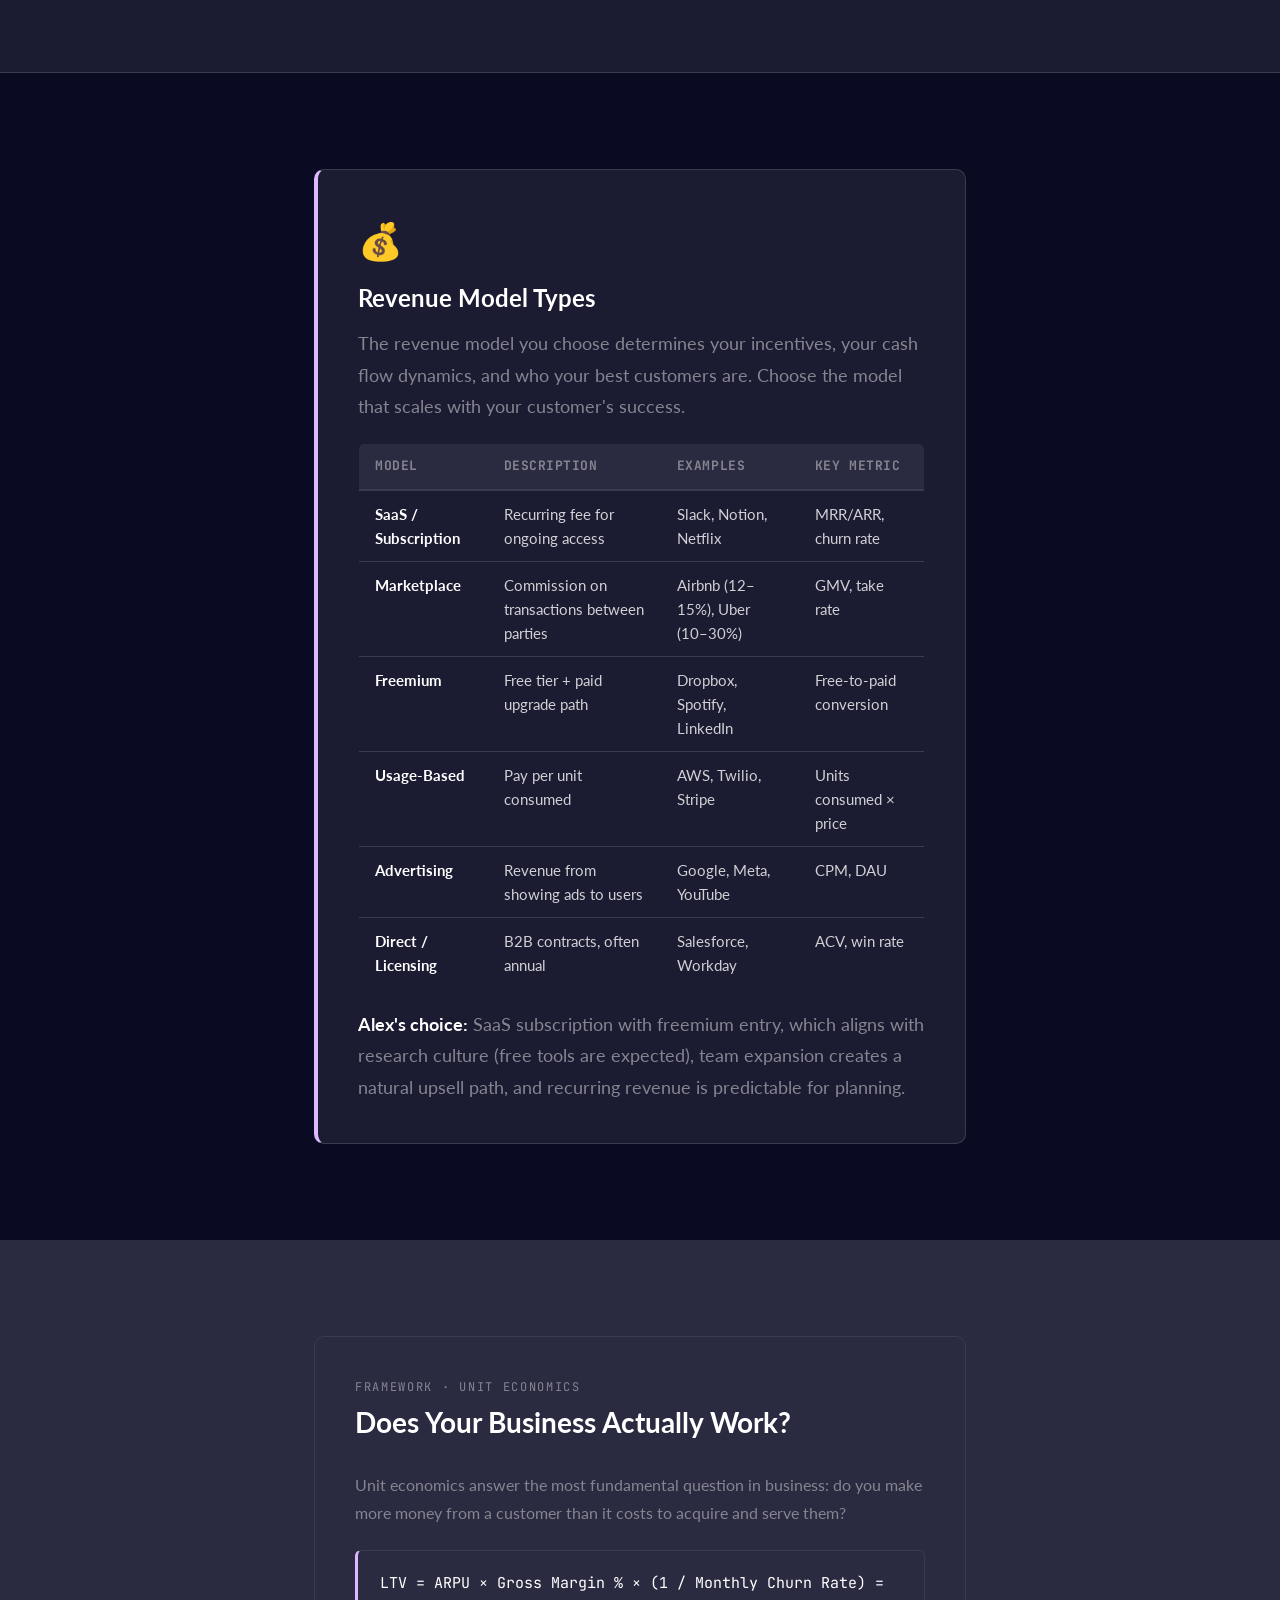
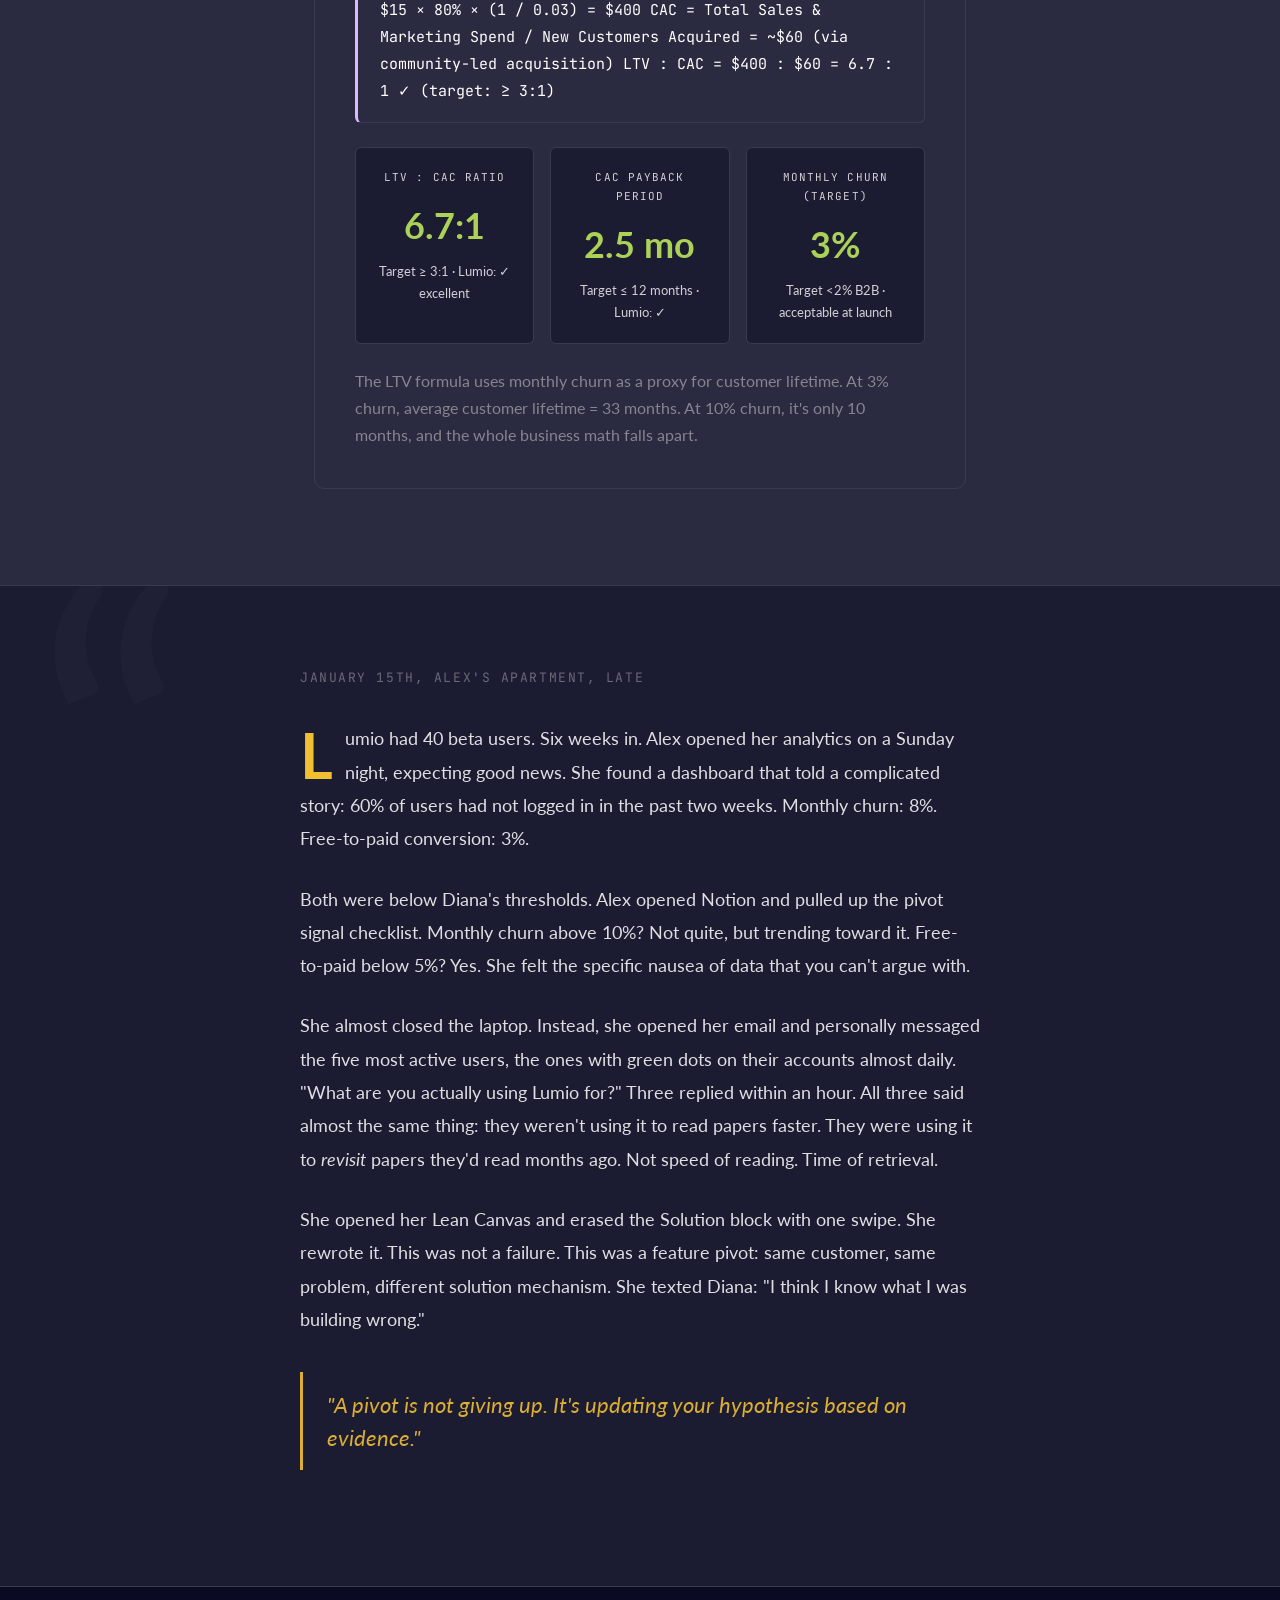
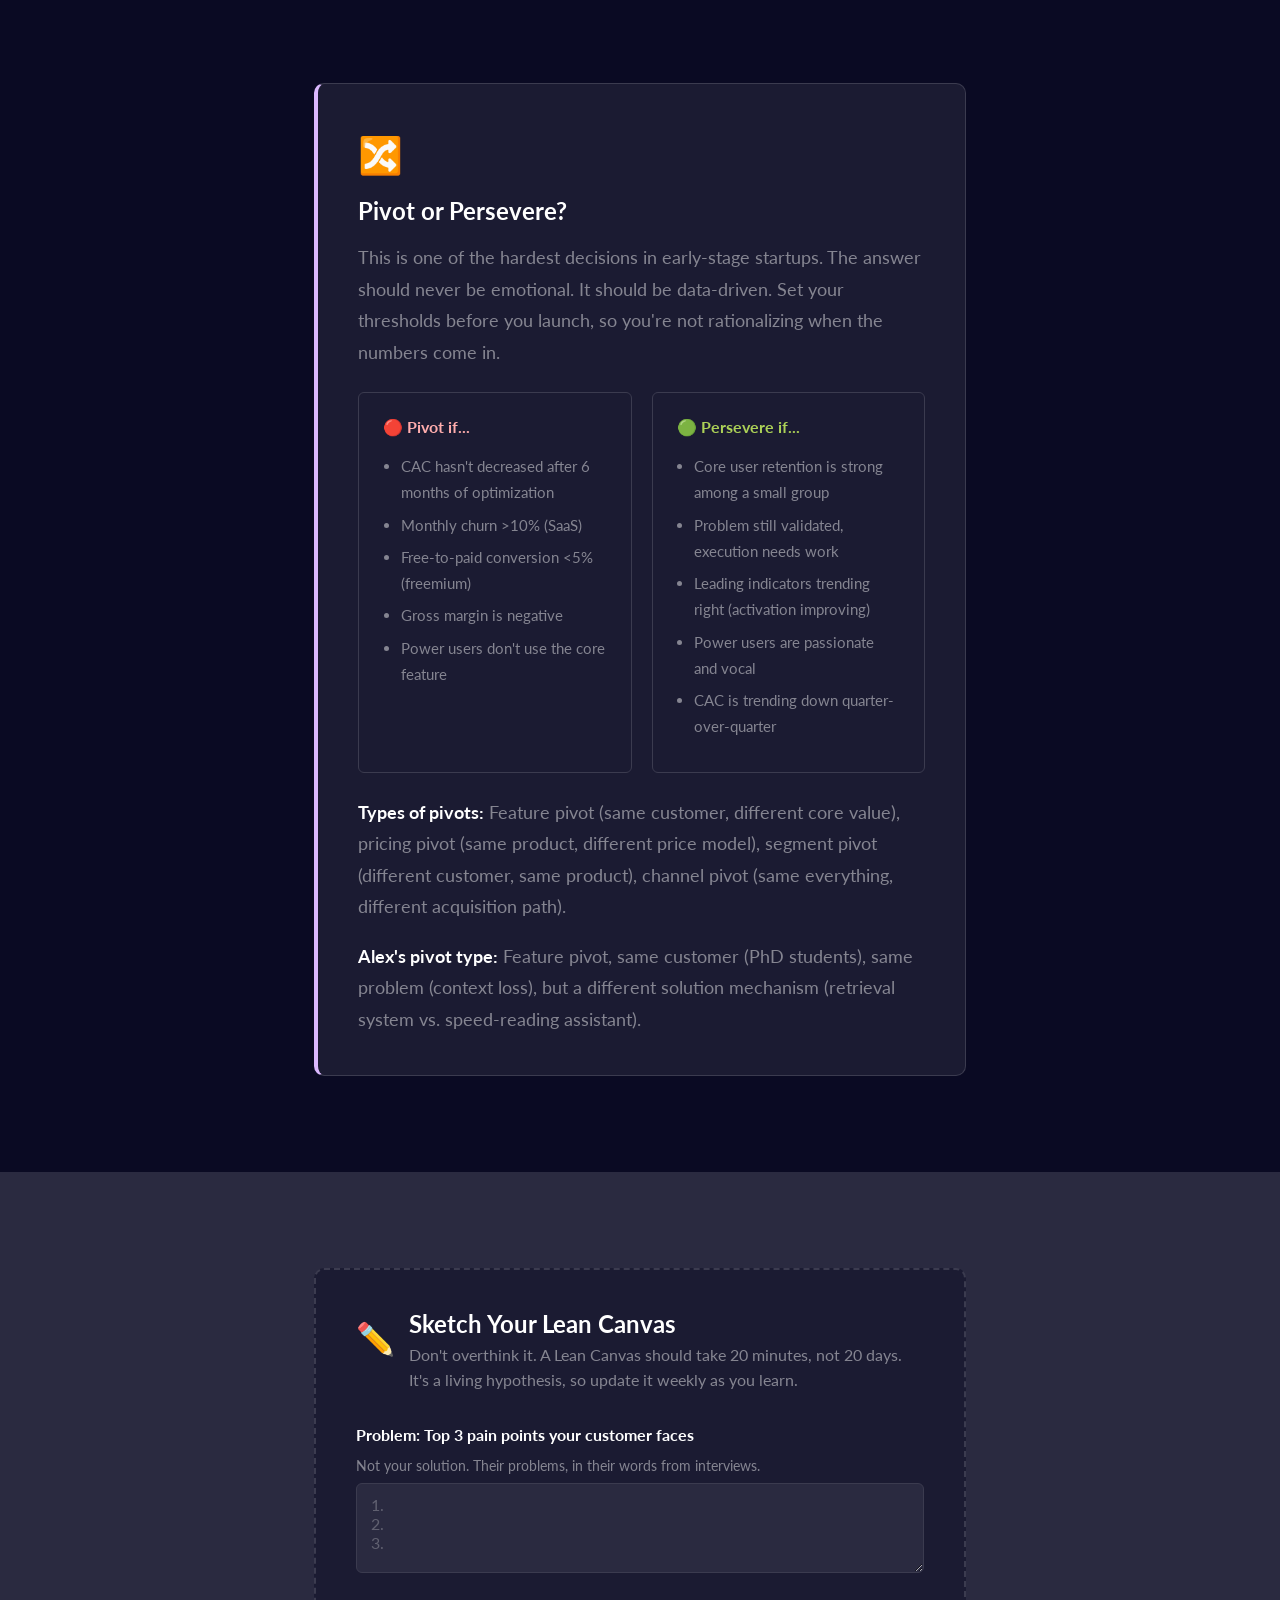
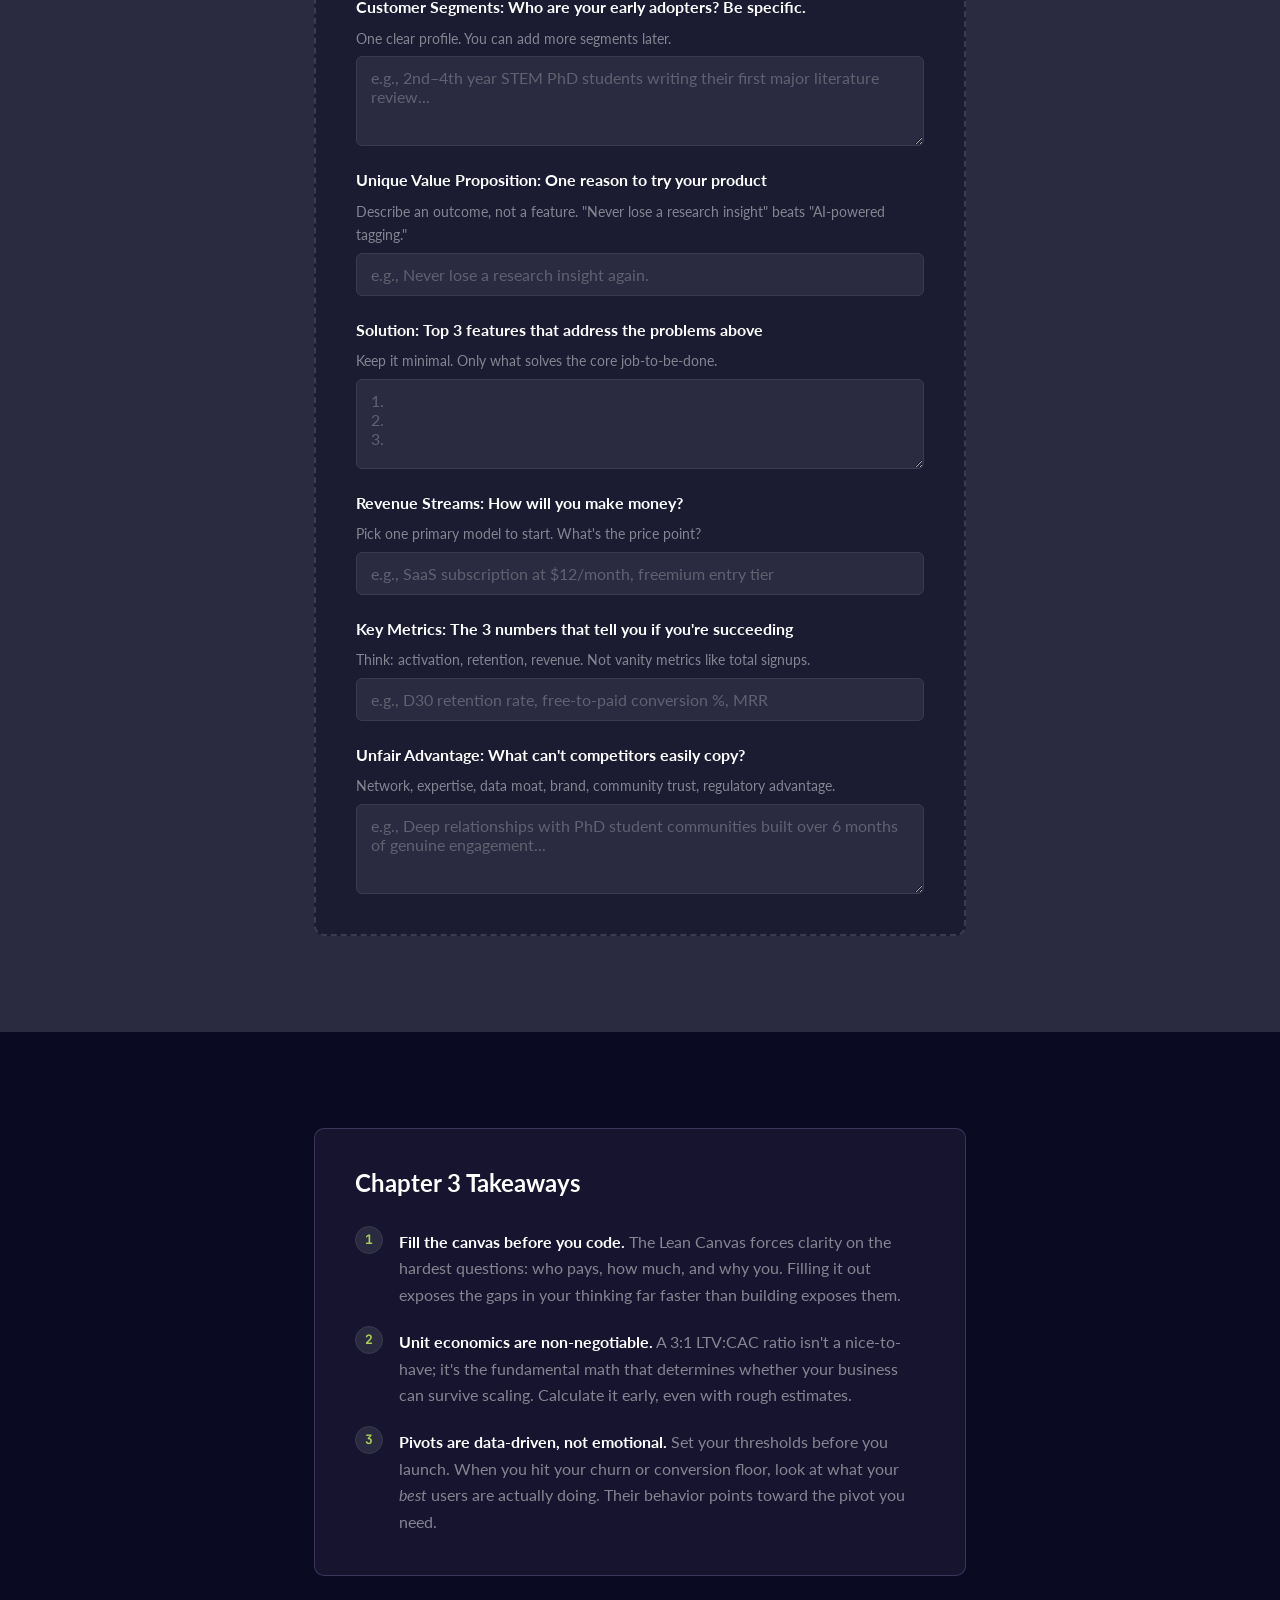
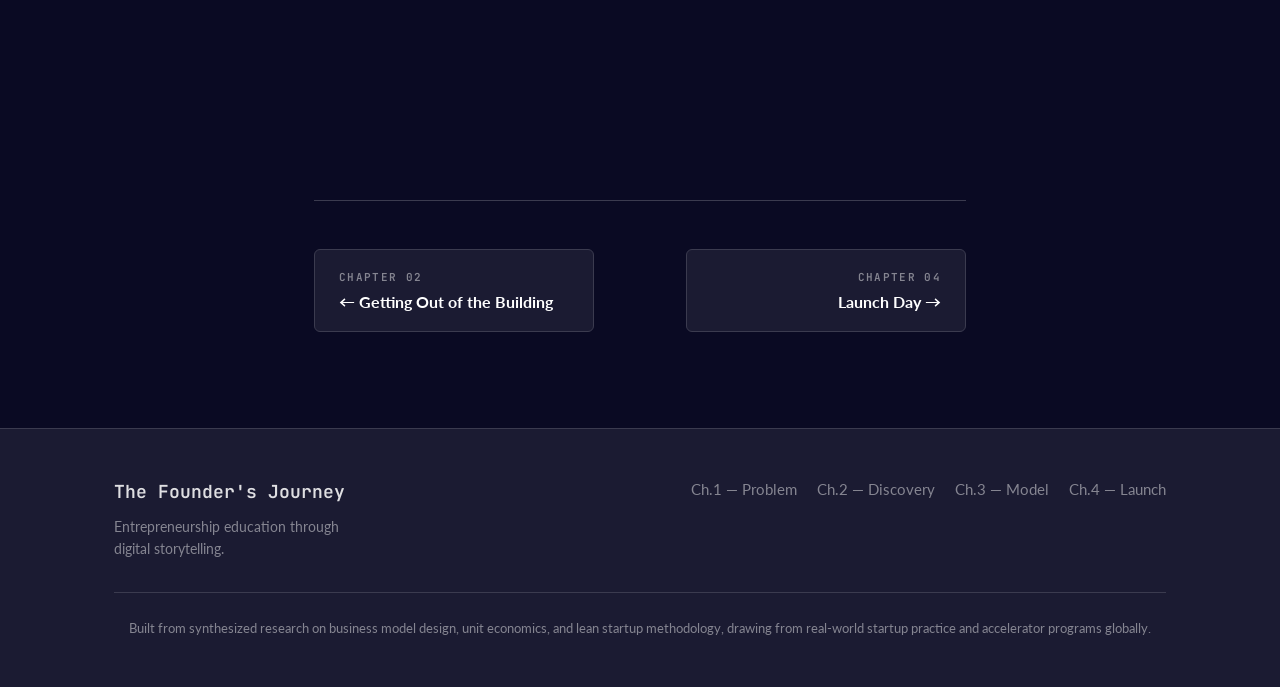
<file: chapter-3.html>
<!DOCTYPE html>
<html lang="en">
<head>
  <meta charset="UTF-8">
  <meta name="viewport" content="width=device-width, initial-scale=1.0">
  <title>Chapter 3: The Business Blueprint — The Founder's Journey</title>
  <link rel="preconnect" href="https://fonts.googleapis.com">
  <link rel="preconnect" href="https://fonts.gstatic.com" crossorigin>
  <link href="https://fonts.googleapis.com/css2?family=Playfair+Display:ital,wght@0,700;0,900;1,700&family=Inter:wght@400;500;600;700&family=JetBrains+Mono:wght@400;600&display=swap" rel="stylesheet">
  <link rel="stylesheet" href="css/main.css">
  <link rel="stylesheet" href="css/animations.css">
</head>
<body>

  <div class="reading-progress" id="readingProgress"></div>

  <header class="site-header">
    <div class="nav-inner">
      <a href="index.html" class="nav-logo">The Founder's Journey</a>
      <nav aria-label="Chapter navigation">
        <ul class="nav-links">
          <li><a href="chapter-1.html" class="nav-link">Ch.1 Problem</a></li>
          <li><a href="chapter-2.html" class="nav-link">Ch.2 Discovery</a></li>
          <li><a href="chapter-3.html" class="nav-link active">Ch.3 Model</a></li>
          <li><a href="chapter-4.html" class="nav-link">Ch.4 Launch</a></li>
        </ul>
      </nav>
      <a href="chapter-4.html" class="btn btn-primary btn-sm">Next Chapter →</a>
    </div>
  </header>

  <!-- CHAPTER HERO -->
  <section class="chapter-hero ch3">
    <div class="container">
      <span class="chapter-hero-eyebrow">Chapter 03 · Business Model Basics</span>
      <h1>The Business Blueprint</h1>
      <p class="chapter-hero-quote">"Everyone has a product idea. Almost nobody has a business model. I was about to discover the difference." — Alex's journal, Week 7</p>
    </div>
  </section>

  <!-- STORY SCENE 1: The Napkin Canvas -->
  <section class="story-scene">
    <div class="container">
      <div class="story-prose">
        <span class="story-date">December 2nd, Blue Bottle Coffee, 9:00 AM</span>
        <p>Alex's mentor Diana had the energy of someone who had made and lost fortunes before 40 and was now specifically interested in not letting younger founders repeat her mistakes. She ordered an oat latte, sat across from Alex, and said nothing for a long moment while she read the Lean Canvas Alex had slid across the table.</p>
        <p>"Your problem box is excellent," Diana said. "Your customer segments are too broad. And your revenue streams..." She tapped the blank box. "...are empty."</p>
        <p>Alex had been stuck on the revenue question for two weeks. She'd been avoiding it the way you avoid a dental appointment, urgent but never quite urgent enough to schedule. Diana ordered a second espresso and said: "Let's start there. You have three basic options for charging researchers: per seat, per usage, or per institution. Before I tell you which one makes sense, I want you to answer a question." She leaned forward. "Which model scales with your customer's success rather than against it?"</p>
        <p>Alex opened her notebook and wrote that question down word for word. It was the first time she'd thought about pricing as a <em>philosophy</em> rather than a number.</p>
        <div class="story-quote">
          "The business model is not just 'how you make money.' It's how you align your incentives with your customers'."
        </div>
      </div>
    </div>
  </section>

  <!-- CONCEPT BLOCK: BMC vs Lean Canvas -->
  <section class="section-sm" style="background: var(--color-bg);">
    <div class="container prose">
      <div class="concept-block ch3">
        <span class="concept-icon">📐</span>
        <h3 class="concept-title">Two Canvases, One Goal</h3>
        <div class="concept-body">
          <p>A <strong>business model</strong> is the fundamental logic of how a company creates, delivers, and captures value. Two canvas-style frameworks help founders map this out:</p>
          <p>The <strong>Traditional Business Canvas</strong> is a nine-block strategic tool covering Value Propositions, Customer Segments, Channels, Revenue Streams, Key Resources, Key Activities, Key Partnerships, Customer Relationships, and Cost Structure. It's comprehensive, and somewhat overwhelming for a pre-product startup where most of those blocks are still hypothetical.</p>
          <p>The <strong>Lean Canvas</strong> adapts this for early-stage startups by replacing "Key Partnerships," "Key Activities," and "Key Resources" with <em>Problem</em>, <em>Key Metrics</em>, and <em>Unfair Advantage</em>, the three things that matter most before you've validated anything. It can be filled out in 20 minutes and should be treated as a living document, updated weekly.</p>

          <table class="concept-table" style="margin-top: 20px;">
            <thead>
              <tr><th></th><th>Traditional Business Canvas</th><th>Lean Canvas</th></tr>
            </thead>
            <tbody>
              <tr><td><strong>Origin</strong></td><td>Strategy consulting &amp; enterprise planning</td><td>Early-stage startup validation</td></tr>
              <tr><td><strong>Best for</strong></td><td>Existing or established businesses</td><td>Early-stage startups pre-product</td></tr>
              <tr><td><strong>Unique blocks</strong></td><td>Key Partners, Key Activities, Key Resources</td><td>Problem, Key Metrics, Unfair Advantage</td></tr>
              <tr><td><strong>Focus</strong></td><td>How the business operates</td><td>What hypotheses to test first</td></tr>
              <tr><td><strong>Update frequency</strong></td><td>Quarterly or less</td><td>Weekly until product-market fit</td></tr>
            </tbody>
          </table>
        </div>
      </div>
    </div>
  </section>

  <!-- FRAMEWORK CARD: Lean Canvas -->
  <section class="section-sm" style="background: var(--color-surface-2);">
    <div class="container">
      <div class="framework-card">
        <span class="framework-label">Framework · Lean Canvas</span>
        <h3 class="framework-title">Alex's Lean Canvas for Lumio</h3>
        <p style="color: var(--color-text-muted); margin-bottom: 28px; font-size: 0.9rem;">This is the version Alex had after 20 customer interviews. The first version was mostly blank. That's normal. The canvas is a hypothesis, not a plan.</p>

        <div class="canvas-wrapper">
          <div class="canvas-grid">
            <!-- Row 1: Problem (spans 2 rows) | Solution | UVP (spans 2 rows) | Unfair Advantage | Customer Segments (spans 2 rows) -->
            <div class="canvas-block" style="grid-column: 1; grid-row: 1 / 3;">
              <span class="canvas-block-title">Problem</span>
              <div class="canvas-block-content">
                <ul>
                  <li>Researchers lose 30–60 min/day re-establishing context with papers they've already read</li>
                  <li>Cross-paper connections are invisible in current tools</li>
                  <li>Citation chaos during writing phases</li>
                </ul>
                <p style="margin-top: 8px; font-size: 0.75rem; color: var(--color-text-muted);">Existing alternatives: Zotero, Mendeley, messy Google Docs</p>
              </div>
            </div>
            <div class="canvas-block" style="grid-column: 2; grid-row: 1;">
              <span class="canvas-block-title">Solution</span>
              <div class="canvas-block-content">
                <ul>
                  <li>AI reading memory that resurfaces context on demand</li>
                  <li>Automatic cross-paper connection graph</li>
                  <li>Smart citation management</li>
                </ul>
              </div>
            </div>
            <div class="canvas-block" style="grid-column: 3; grid-row: 1 / 3;">
              <span class="canvas-block-title">Unique Value Proposition</span>
              <div class="canvas-block-content">
                <p><strong>Never lose a research insight again.</strong></p>
                <p>Lumio remembers everything you've read, so your brain doesn't have to.</p>
              </div>
            </div>
            <div class="canvas-block" style="grid-column: 4; grid-row: 1;">
              <span class="canvas-block-title">Unfair Advantage</span>
              <div class="canvas-block-content">
                <ul>
                  <li>Research background of founders</li>
                  <li>Early academic community trust</li>
                  <li>Network of PhD advocates</li>
                </ul>
              </div>
            </div>
            <div class="canvas-block" style="grid-column: 5; grid-row: 1 / 3;">
              <span class="canvas-block-title">Customer Segments</span>
              <div class="canvas-block-content">
                <p><strong>Early Adopters:</strong></p>
                <p>STEM PhD students (2nd–4th year) at R1 universities writing their first major literature review.</p>
                <p style="margin-top: 8px; font-size: 0.78rem; color: var(--color-text-muted);">Later: research teams, postdocs, faculty</p>
              </div>
            </div>
            <!-- Row 2 -->
            <div class="canvas-block" style="grid-column: 2; grid-row: 2;">
              <span class="canvas-block-title">Key Metrics</span>
              <div class="canvas-block-content">
                <ul>
                  <li>Weekly Active Users</li>
                  <li>Papers processed/user/week</li>
                  <li>D30/D60/D90 retention</li>
                  <li>MRR growth rate</li>
                </ul>
              </div>
            </div>
            <div class="canvas-block" style="grid-column: 4; grid-row: 2;">
              <span class="canvas-block-title">Channels</span>
              <div class="canvas-block-content">
                <ul>
                  <li>Academic Twitter</li>
                  <li>r/GradSchool, PhD communities</li>
                  <li>University research centers</li>
                  <li>Product Hunt</li>
                </ul>
              </div>
            </div>
          </div>

          <!-- Bottom row -->
          <div class="canvas-bottom-row" style="margin-top: 2px;">
            <div class="canvas-block">
              <span class="canvas-block-title">Cost Structure</span>
              <div class="canvas-block-content" style="display: flex; gap: 24px; flex-wrap: wrap;">
                <span>Hosting (AWS)</span>
                <span>AI API costs (OpenAI)</span>
                <span>Engineering salary</span>
                <span>Community marketing</span>
              </div>
            </div>
            <div class="canvas-block">
              <span class="canvas-block-title">Revenue Streams</span>
              <div class="canvas-block-content" style="display: flex; gap: 24px; flex-wrap: wrap;">
                <span>Individual: $12/mo</span>
                <span>Researcher+: $29/mo</span>
                <span>Team: $299/mo</span>
                <span>Institutional (Year 2)</span>
              </div>
            </div>
          </div>
        </div>
      </div>
    </div>
  </section>

  <!-- STORY SCENE 2: Choosing Revenue Model -->
  <section class="story-scene">
    <div class="container">
      <div class="story-prose">
        <span class="story-date">December 9th, Diana's Office</span>
        <p>Diana pulled up a spreadsheet. "Walk me through your math." Alex explained her thinking: $15 per user per month. That felt right, not too cheap to be taken seriously and not so expensive that PhD students on stipends would bounce. Diana nodded slowly and typed something. "What's your churn assumption?"</p>
        <p>Alex blinked. "Churn?"</p>
        <p>Diana turned her screen. She had a simple LTV formula with variables. She asked Alex to fill in the numbers. ARPU: $15. Gross margin: 80% (software is mostly infra costs). Monthly churn rate: Alex guessed 5%, which Diana said was typical for freemium tools without strong habit loops. The formula spat out a number: LTV = $240. Diana's estimated CAC through paid ads: $120. Ratio: 2:1.</p>
        <p>"You need 3:1 at minimum," Diana said. "2:1 means you're not building a business, you're building a hamster wheel." She started adjusting variables. What if churn dropped to 3% with better onboarding? LTV jumps to $400. CAC via community: $60. Ratio: 6.7:1. "That," Diana said, "is a business."</p>
        <p>Alex stared at the numbers. She wrote three new pricing scenarios in her notebook. Then she wrote the ratio she needed to clear: <em>3:1, minimum.</em></p>
        <div class="story-quote">
          "Pricing is not a number. It's a hypothesis about value."
        </div>
      </div>
    </div>
  </section>

  <!-- CONCEPT BLOCK: Revenue Model Types -->
  <section class="section-sm" style="background: var(--color-bg);">
    <div class="container prose">
      <div class="concept-block ch3">
        <span class="concept-icon">💰</span>
        <h3 class="concept-title">Revenue Model Types</h3>
        <div class="concept-body">
          <p>The revenue model you choose determines your incentives, your cash flow dynamics, and who your best customers are. Choose the model that scales with your customer's success.</p>
          <table class="concept-table">
            <thead>
              <tr><th>Model</th><th>Description</th><th>Examples</th><th>Key Metric</th></tr>
            </thead>
            <tbody>
              <tr><td><strong>SaaS / Subscription</strong></td><td>Recurring fee for ongoing access</td><td>Slack, Notion, Netflix</td><td>MRR/ARR, churn rate</td></tr>
              <tr><td><strong>Marketplace</strong></td><td>Commission on transactions between parties</td><td>Airbnb (12–15%), Uber (10–30%)</td><td>GMV, take rate</td></tr>
              <tr><td><strong>Freemium</strong></td><td>Free tier + paid upgrade path</td><td>Dropbox, Spotify, LinkedIn</td><td>Free-to-paid conversion</td></tr>
              <tr><td><strong>Usage-Based</strong></td><td>Pay per unit consumed</td><td>AWS, Twilio, Stripe</td><td>Units consumed × price</td></tr>
              <tr><td><strong>Advertising</strong></td><td>Revenue from showing ads to users</td><td>Google, Meta, YouTube</td><td>CPM, DAU</td></tr>
              <tr><td><strong>Direct / Licensing</strong></td><td>B2B contracts, often annual</td><td>Salesforce, Workday</td><td>ACV, win rate</td></tr>
            </tbody>
          </table>
          <p style="margin-top: 16px;"><strong>Alex's choice:</strong> SaaS subscription with freemium entry, which aligns with research culture (free tools are expected), team expansion creates a natural upsell path, and recurring revenue is predictable for planning.</p>
        </div>
      </div>
    </div>
  </section>

  <!-- FRAMEWORK CARD: Unit Economics -->
  <section class="section-sm" style="background: var(--color-surface-2);">
    <div class="container prose">
      <div class="framework-card">
        <span class="framework-label">Framework · Unit Economics</span>
        <h3 class="framework-title">Does Your Business Actually Work?</h3>
        <p style="color: var(--color-text-muted); margin-bottom: 24px; font-size: 0.9rem;">Unit economics answer the most fundamental question in business: do you make more money from a customer than it costs to acquire and serve them?</p>

        <div class="formula-block">
LTV  = ARPU × Gross Margin % × (1 / Monthly Churn Rate)
     = $15 × 80% × (1 / 0.03)
     = $400

CAC  = Total Sales &amp; Marketing Spend / New Customers Acquired
     = ~$60 (via community-led acquisition)

LTV : CAC  =  $400 : $60  =  6.7 : 1  ✓  (target: ≥ 3:1)
        </div>

        <div class="unit-econ-grid">
          <div class="unit-econ-card">
            <span class="unit-econ-label">LTV : CAC Ratio</span>
            <span class="unit-econ-value good">6.7:1</span>
            <div class="unit-econ-desc">Target ≥ 3:1 · Lumio: ✓ excellent</div>
          </div>
          <div class="unit-econ-card">
            <span class="unit-econ-label">CAC Payback Period</span>
            <span class="unit-econ-value good">2.5 mo</span>
            <div class="unit-econ-desc">Target ≤ 12 months · Lumio: ✓</div>
          </div>
          <div class="unit-econ-card">
            <span class="unit-econ-label">Monthly Churn (target)</span>
            <span class="unit-econ-value target">3%</span>
            <div class="unit-econ-desc">Target &lt;2% B2B · acceptable at launch</div>
          </div>
        </div>

        <p style="font-size: 0.875rem; color: var(--color-text-muted); margin-top: 8px;">The LTV formula uses monthly churn as a proxy for customer lifetime. At 3% churn, average customer lifetime = 33 months. At 10% churn, it's only 10 months, and the whole business math falls apart.</p>
      </div>
    </div>
  </section>

  <!-- STORY SCENE 3: First Pivot Signal -->
  <section class="story-scene">
    <div class="container">
      <div class="story-prose">
        <span class="story-date">January 15th, Alex's Apartment, Late</span>
        <p>Lumio had 40 beta users. Six weeks in. Alex opened her analytics on a Sunday night, expecting good news. She found a dashboard that told a complicated story: 60% of users had not logged in in the past two weeks. Monthly churn: 8%. Free-to-paid conversion: 3%.</p>
        <p>Both were below Diana's thresholds. Alex opened Notion and pulled up the pivot signal checklist. Monthly churn above 10%? Not quite, but trending toward it. Free-to-paid below 5%? Yes. She felt the specific nausea of data that you can't argue with.</p>
        <p>She almost closed the laptop. Instead, she opened her email and personally messaged the five most active users, the ones with green dots on their accounts almost daily. "What are you actually using Lumio for?" Three replied within an hour. All three said almost the same thing: they weren't using it to read papers faster. They were using it to <em>revisit</em> papers they'd read months ago. Not speed of reading. Time of retrieval.</p>
        <p>She opened her Lean Canvas and erased the Solution block with one swipe. She rewrote it. This was not a failure. This was a feature pivot: same customer, same problem, different solution mechanism. She texted Diana: "I think I know what I was building wrong."</p>
        <div class="story-quote">
          "A pivot is not giving up. It's updating your hypothesis based on evidence."
        </div>
      </div>
    </div>
  </section>

  <!-- CONCEPT BLOCK: Pivot vs Persevere -->
  <section class="section-sm" style="background: var(--color-bg);">
    <div class="container prose">
      <div class="concept-block ch3">
        <span class="concept-icon">🔀</span>
        <h3 class="concept-title">Pivot or Persevere?</h3>
        <div class="concept-body">
          <p>This is one of the hardest decisions in early-stage startups. The answer should never be emotional. It should be data-driven. Set your thresholds before you launch, so you're not rationalizing when the numbers come in.</p>

          <div class="pivot-grid">
            <div class="pivot-card pivot">
              <div class="pivot-card-title">🔴 Pivot if...</div>
              <ul>
                <li>CAC hasn't decreased after 6 months of optimization</li>
                <li>Monthly churn &gt;10% (SaaS)</li>
                <li>Free-to-paid conversion &lt;5% (freemium)</li>
                <li>Gross margin is negative</li>
                <li>Power users don't use the core feature</li>
              </ul>
            </div>
            <div class="pivot-card persevere">
              <div class="pivot-card-title">🟢 Persevere if...</div>
              <ul>
                <li>Core user retention is strong among a small group</li>
                <li>Problem still validated, execution needs work</li>
                <li>Leading indicators trending right (activation improving)</li>
                <li>Power users are passionate and vocal</li>
                <li>CAC is trending down quarter-over-quarter</li>
              </ul>
            </div>
          </div>

          <p style="margin-top: 16px;"><strong>Types of pivots:</strong> Feature pivot (same customer, different core value), pricing pivot (same product, different price model), segment pivot (different customer, same product), channel pivot (same everything, different acquisition path).</p>
          <p><strong>Alex's pivot type:</strong> Feature pivot, same customer (PhD students), same problem (context loss), but a different solution mechanism (retrieval system vs. speed-reading assistant).</p>
        </div>
      </div>
    </div>
  </section>

  <!-- FOUNDER'S EXERCISE: Sketch Your Lean Canvas -->
  <section class="section-sm" style="background: var(--color-surface-2);">
    <div class="container prose">
      <div class="exercise-box">
        <div class="exercise-header">
          <span class="exercise-icon">✏️</span>
          <div class="exercise-header-text">
            <h3 class="exercise-title">Sketch Your Lean Canvas</h3>
            <p class="exercise-subtitle">Don't overthink it. A Lean Canvas should take 20 minutes, not 20 days. It's a living hypothesis, so update it weekly as you learn.</p>
          </div>
        </div>
        <div class="exercise-form">
          <div class="form-group">
            <label class="form-label">Problem: Top 3 pain points your customer faces</label>
            <span class="form-hint">Not your solution. Their problems, in their words from interviews.</span>
            <textarea class="form-input form-textarea" placeholder="1. &#10;2. &#10;3."></textarea>
          </div>
          <div class="form-group">
            <label class="form-label">Customer Segments: Who are your early adopters? Be specific.</label>
            <span class="form-hint">One clear profile. You can add more segments later.</span>
            <textarea class="form-input form-textarea" placeholder="e.g., 2nd–4th year STEM PhD students writing their first major literature review..."></textarea>
          </div>
          <div class="form-group">
            <label class="form-label">Unique Value Proposition: One reason to try your product</label>
            <span class="form-hint">Describe an outcome, not a feature. "Never lose a research insight" beats "AI-powered tagging."</span>
            <input class="form-input" type="text" placeholder="e.g., Never lose a research insight again.">
          </div>
          <div class="form-group">
            <label class="form-label">Solution: Top 3 features that address the problems above</label>
            <span class="form-hint">Keep it minimal. Only what solves the core job-to-be-done.</span>
            <textarea class="form-input form-textarea" placeholder="1. &#10;2. &#10;3."></textarea>
          </div>
          <div class="form-group">
            <label class="form-label">Revenue Streams: How will you make money?</label>
            <span class="form-hint">Pick one primary model to start. What's the price point?</span>
            <input class="form-input" type="text" placeholder="e.g., SaaS subscription at $12/month, freemium entry tier">
          </div>
          <div class="form-group">
            <label class="form-label">Key Metrics: The 3 numbers that tell you if you're succeeding</label>
            <span class="form-hint">Think: activation, retention, revenue. Not vanity metrics like total signups.</span>
            <input class="form-input" type="text" placeholder="e.g., D30 retention rate, free-to-paid conversion %, MRR">
          </div>
          <div class="form-group">
            <label class="form-label">Unfair Advantage: What can't competitors easily copy?</label>
            <span class="form-hint">Network, expertise, data moat, brand, community trust, regulatory advantage.</span>
            <textarea class="form-input form-textarea" placeholder="e.g., Deep relationships with PhD student communities built over 6 months of genuine engagement..."></textarea>
          </div>
        </div>
      </div>
    </div>
  </section>

  <!-- KEY TAKEAWAYS -->
  <section class="section-sm" style="background: var(--color-bg);">
    <div class="container prose">
      <div class="takeaways-box ch3">
        <h3 class="takeaways-title">Chapter 3 Takeaways</h3>
        <div class="takeaway-item">
          <span class="takeaway-num">1</span>
          <p class="takeaway-text"><strong>Fill the canvas before you code.</strong> The Lean Canvas forces clarity on the hardest questions: who pays, how much, and why you. Filling it out exposes the gaps in your thinking far faster than building exposes them.</p>
        </div>
        <div class="takeaway-item">
          <span class="takeaway-num">2</span>
          <p class="takeaway-text"><strong>Unit economics are non-negotiable.</strong> A 3:1 LTV:CAC ratio isn't a nice-to-have; it's the fundamental math that determines whether your business can survive scaling. Calculate it early, even with rough estimates.</p>
        </div>
        <div class="takeaway-item">
          <span class="takeaway-num">3</span>
          <p class="takeaway-text"><strong>Pivots are data-driven, not emotional.</strong> Set your thresholds before you launch. When you hit your churn or conversion floor, look at what your <em>best</em> users are actually doing. Their behavior points toward the pivot you need.</p>
        </div>
      </div>
    </div>
  </section>

  <!-- CHAPTER NAVIGATION -->
  <section class="section-sm">
    <div class="container prose">
      <div class="chapter-nav">
        <a href="chapter-2.html" class="chapter-prev">
          <span class="chapter-nav-label">Chapter 02</span>
          <span class="chapter-nav-title">← Getting Out of the Building</span>
        </a>
        <a href="chapter-4.html" class="chapter-next">
          <span class="chapter-nav-label">Chapter 04</span>
          <span class="chapter-nav-title">Launch Day →</span>
        </a>
      </div>
    </div>
  </section>

  <footer class="site-footer">
    <div class="container">
      <div class="footer-inner">
        <div>
          <a href="index.html" class="footer-logo">The Founder's Journey</a>
          <p class="footer-tagline">Entrepreneurship education through digital storytelling.</p>
        </div>
        <div class="footer-links">
          <a href="chapter-1.html" class="footer-link">Ch.1 — Problem</a>
          <a href="chapter-2.html" class="footer-link">Ch.2 — Discovery</a>
          <a href="chapter-3.html" class="footer-link">Ch.3 — Model</a>
          <a href="chapter-4.html" class="footer-link">Ch.4 — Launch</a>
        </div>
      </div>
      <p class="footer-attribution">Built from synthesized research on business model design, unit economics, and lean startup methodology, drawing from real-world startup practice and accelerator programs globally.</p>
    </div>
  </footer>

  <script src="js/app.js"></script>
</body>
</html>
</file>
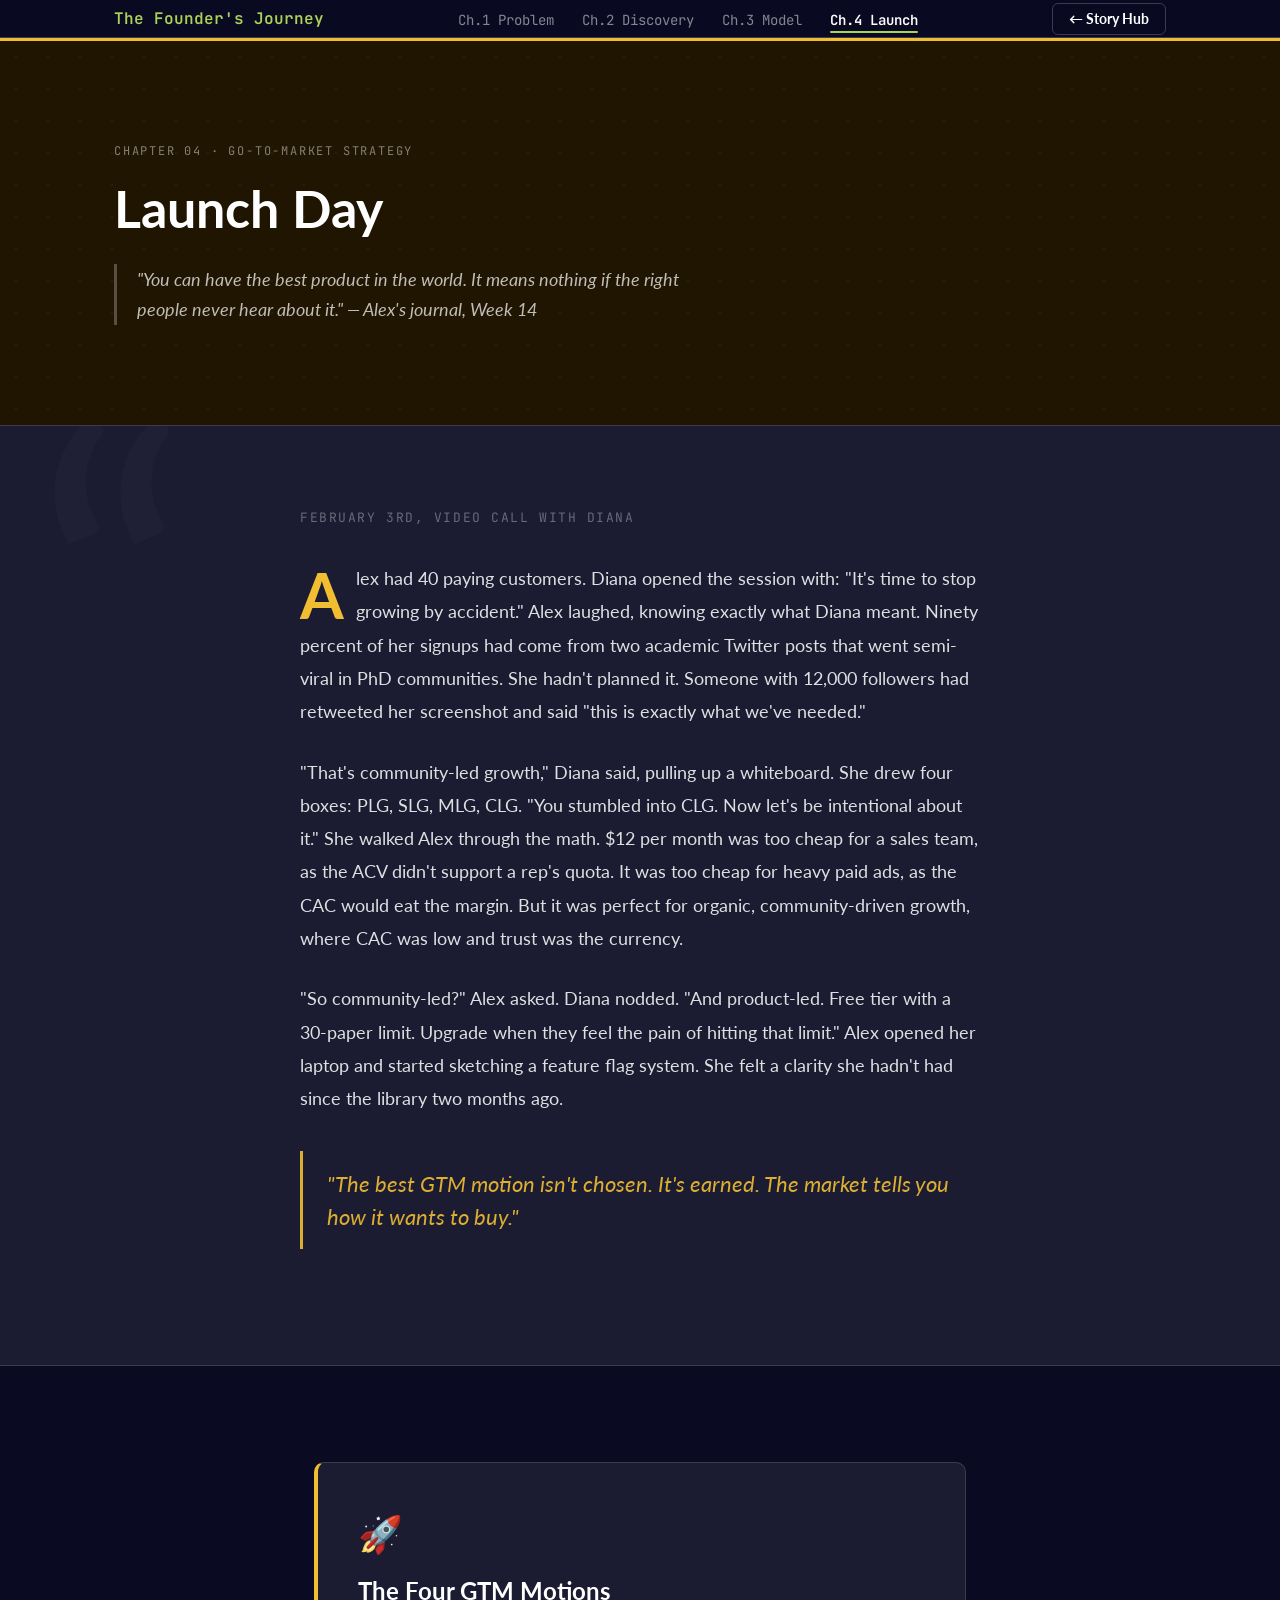
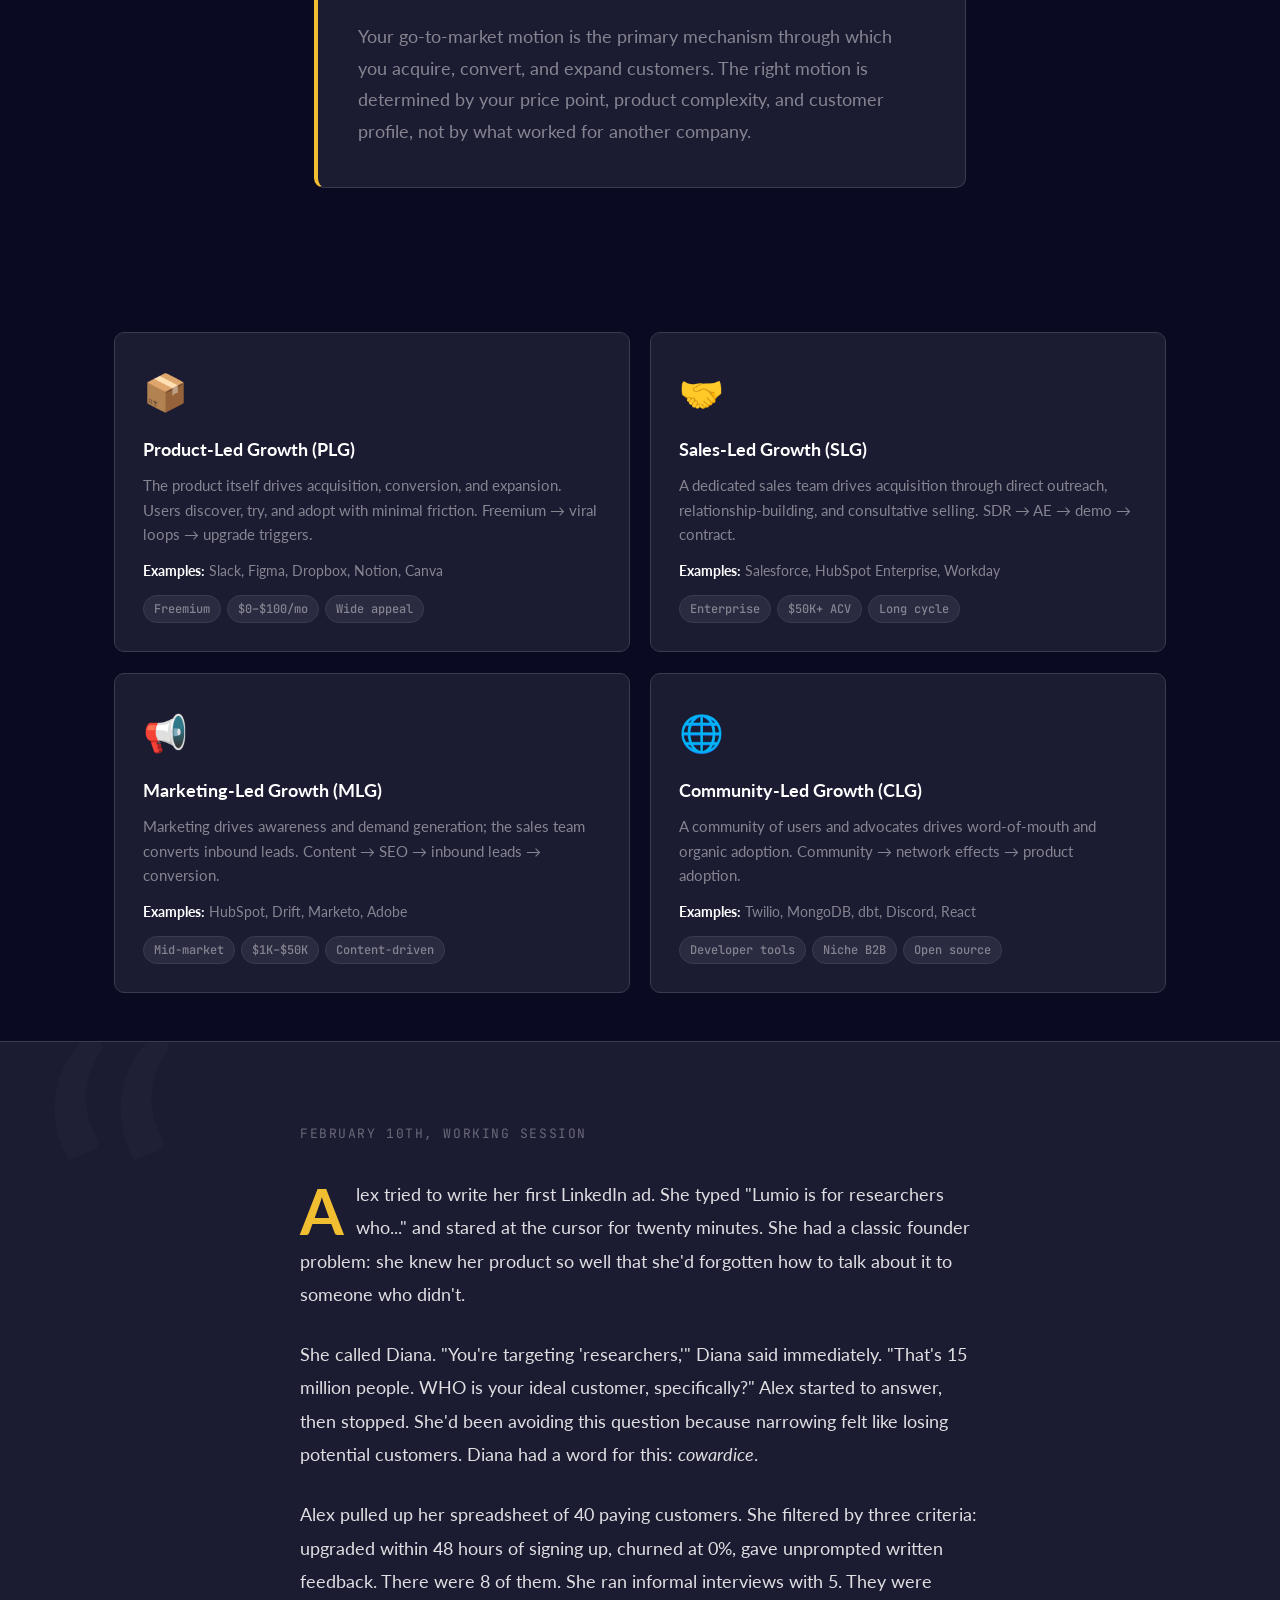
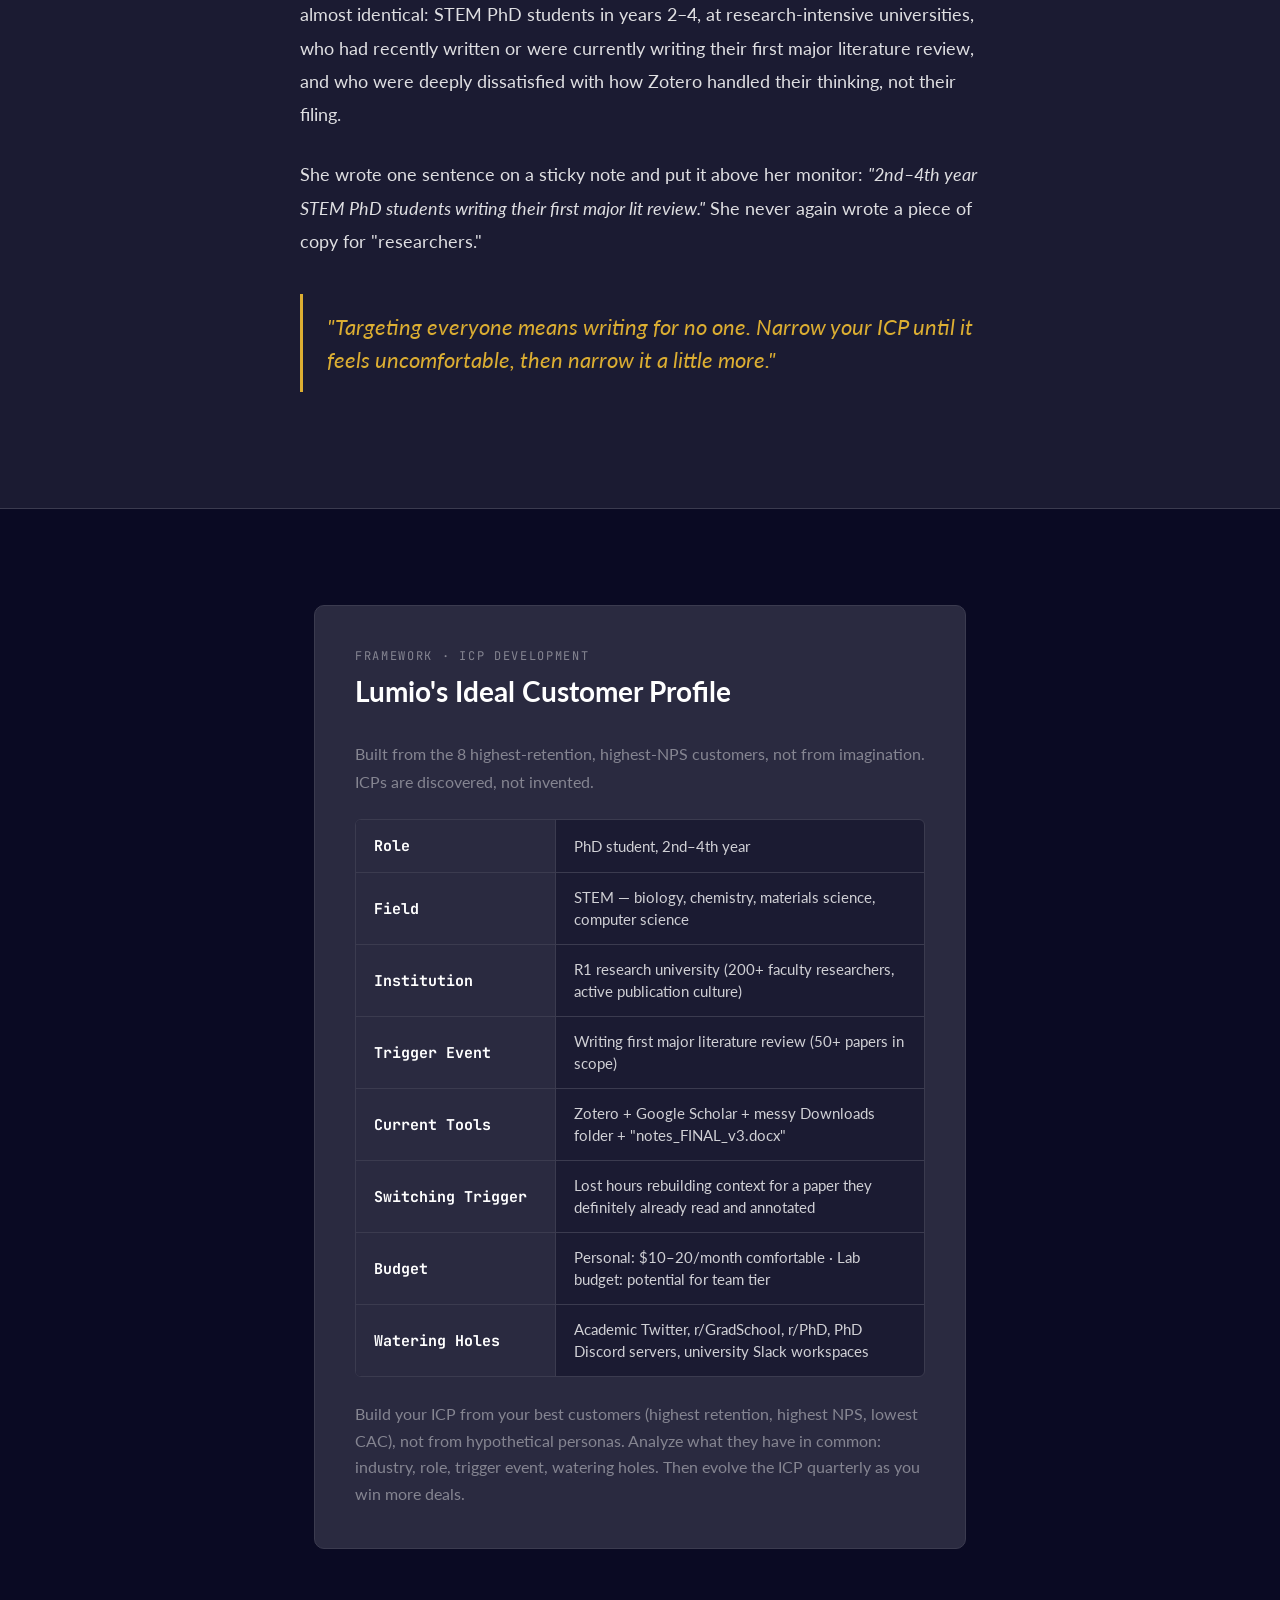
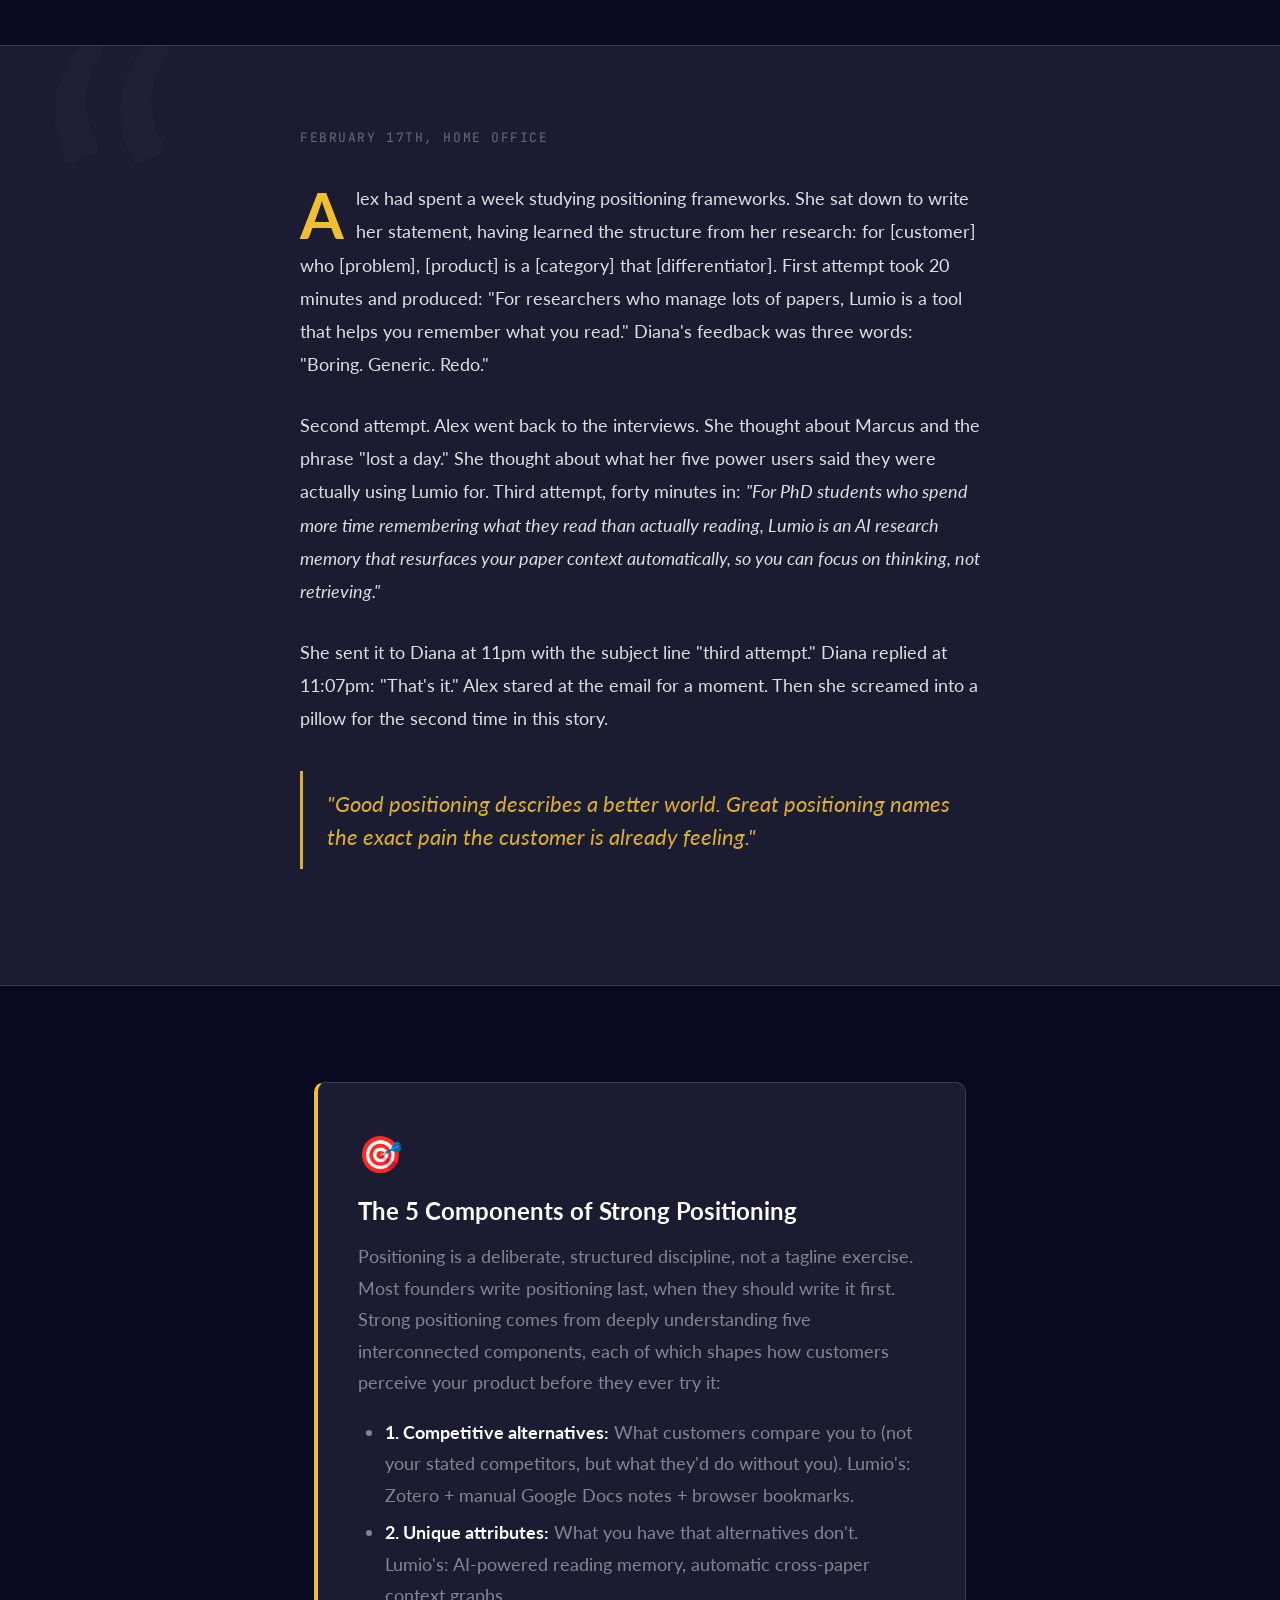
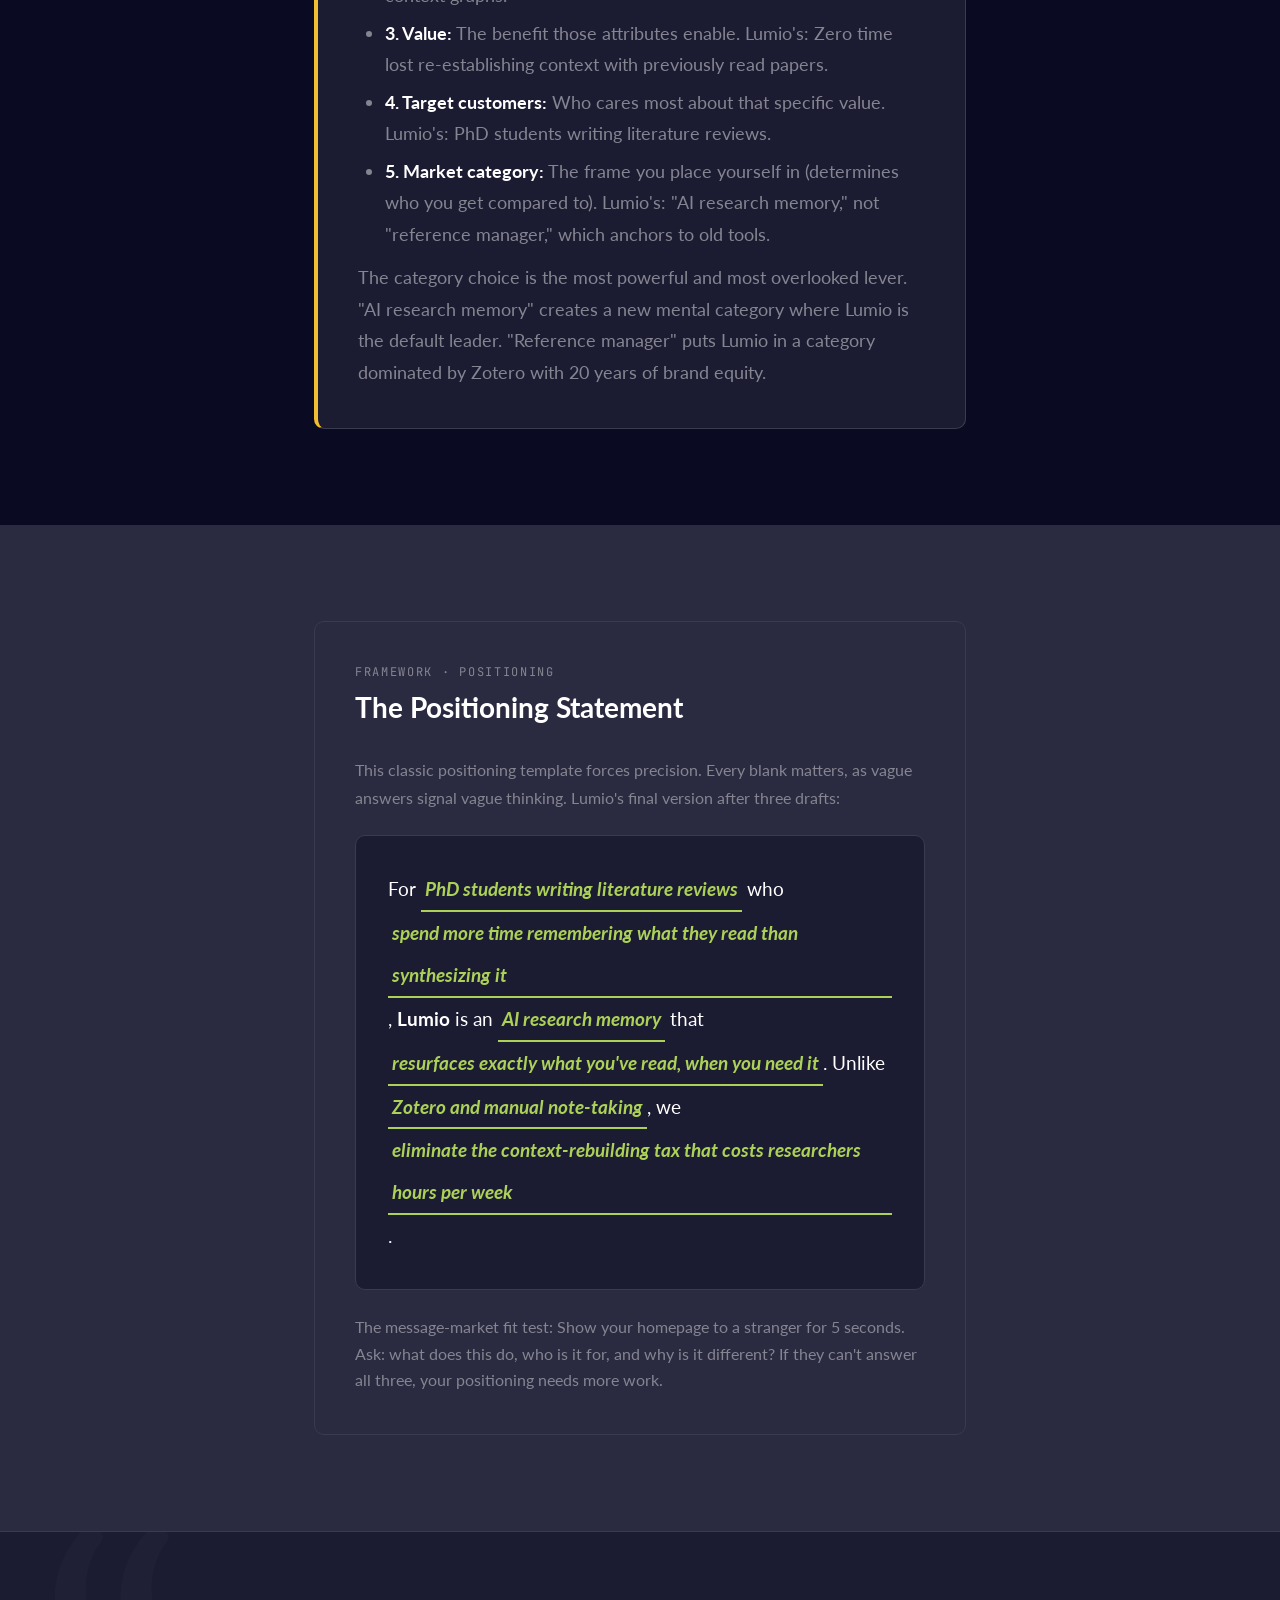
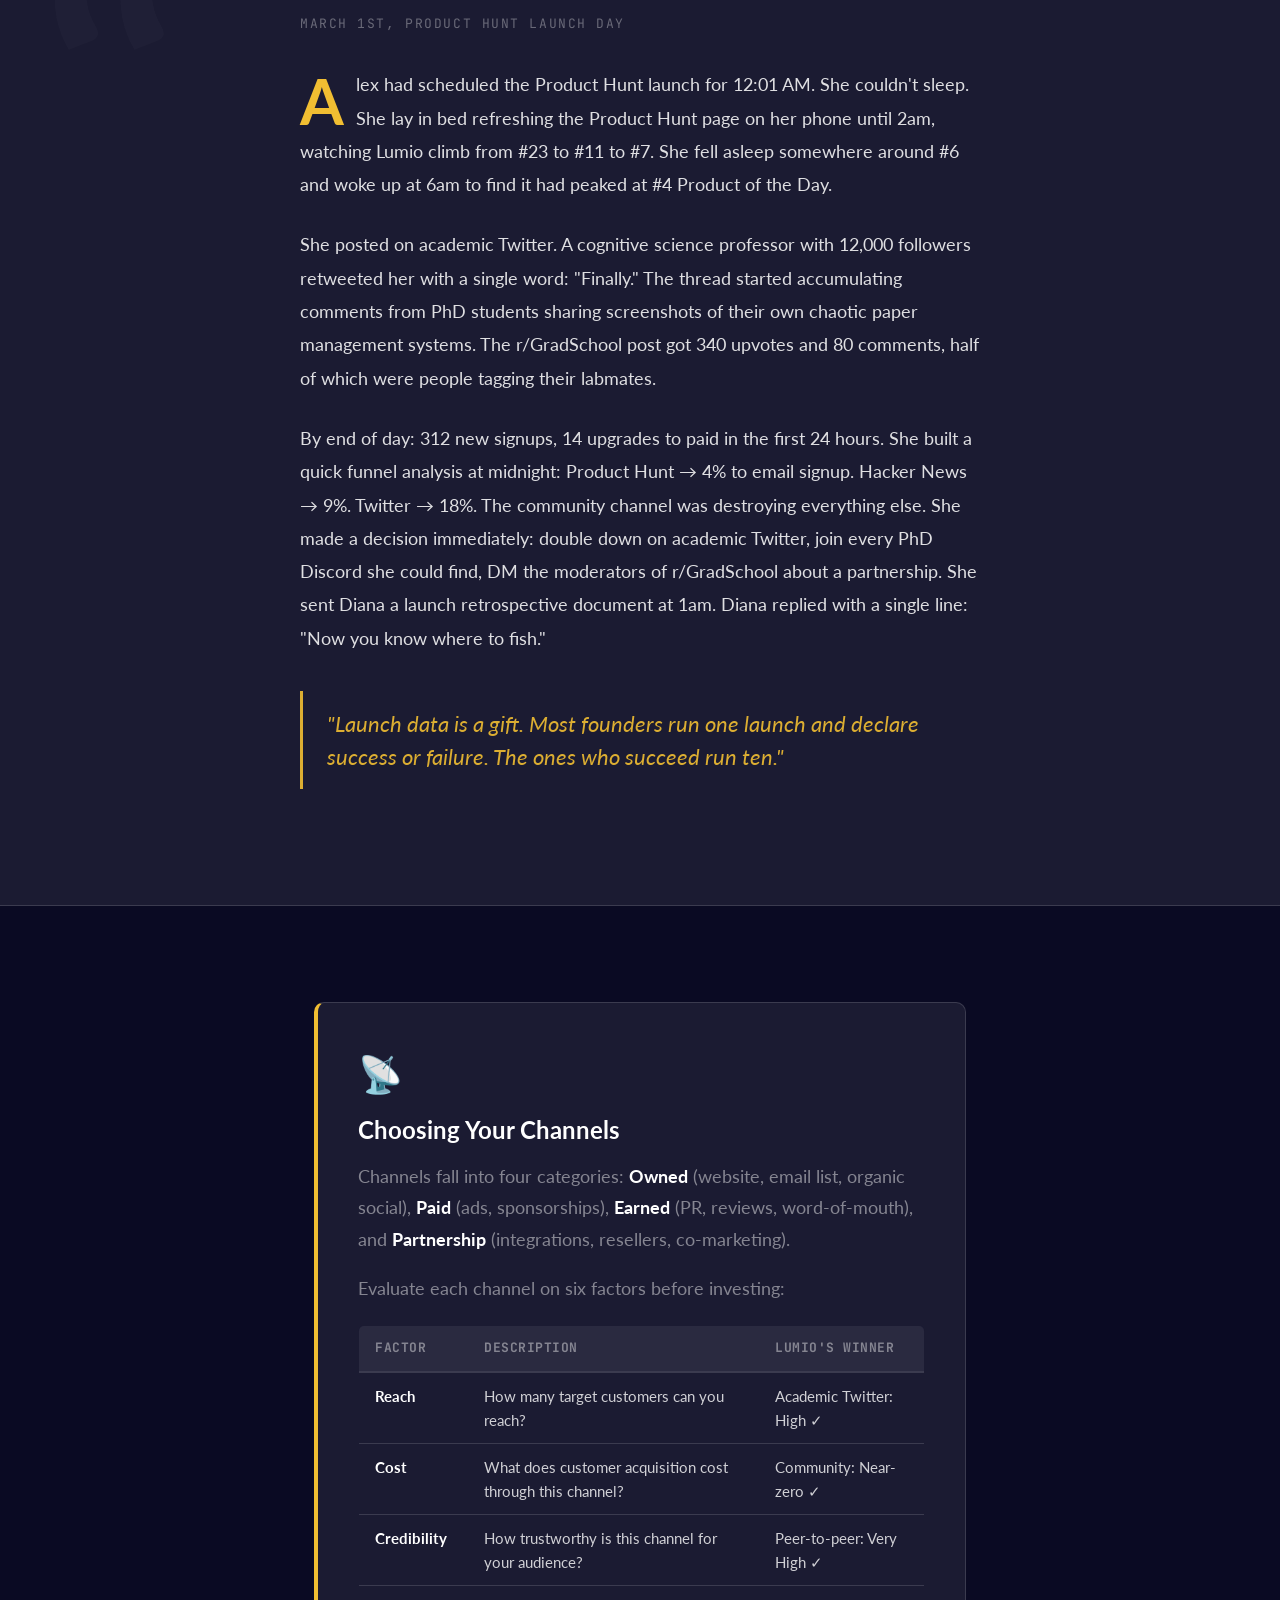
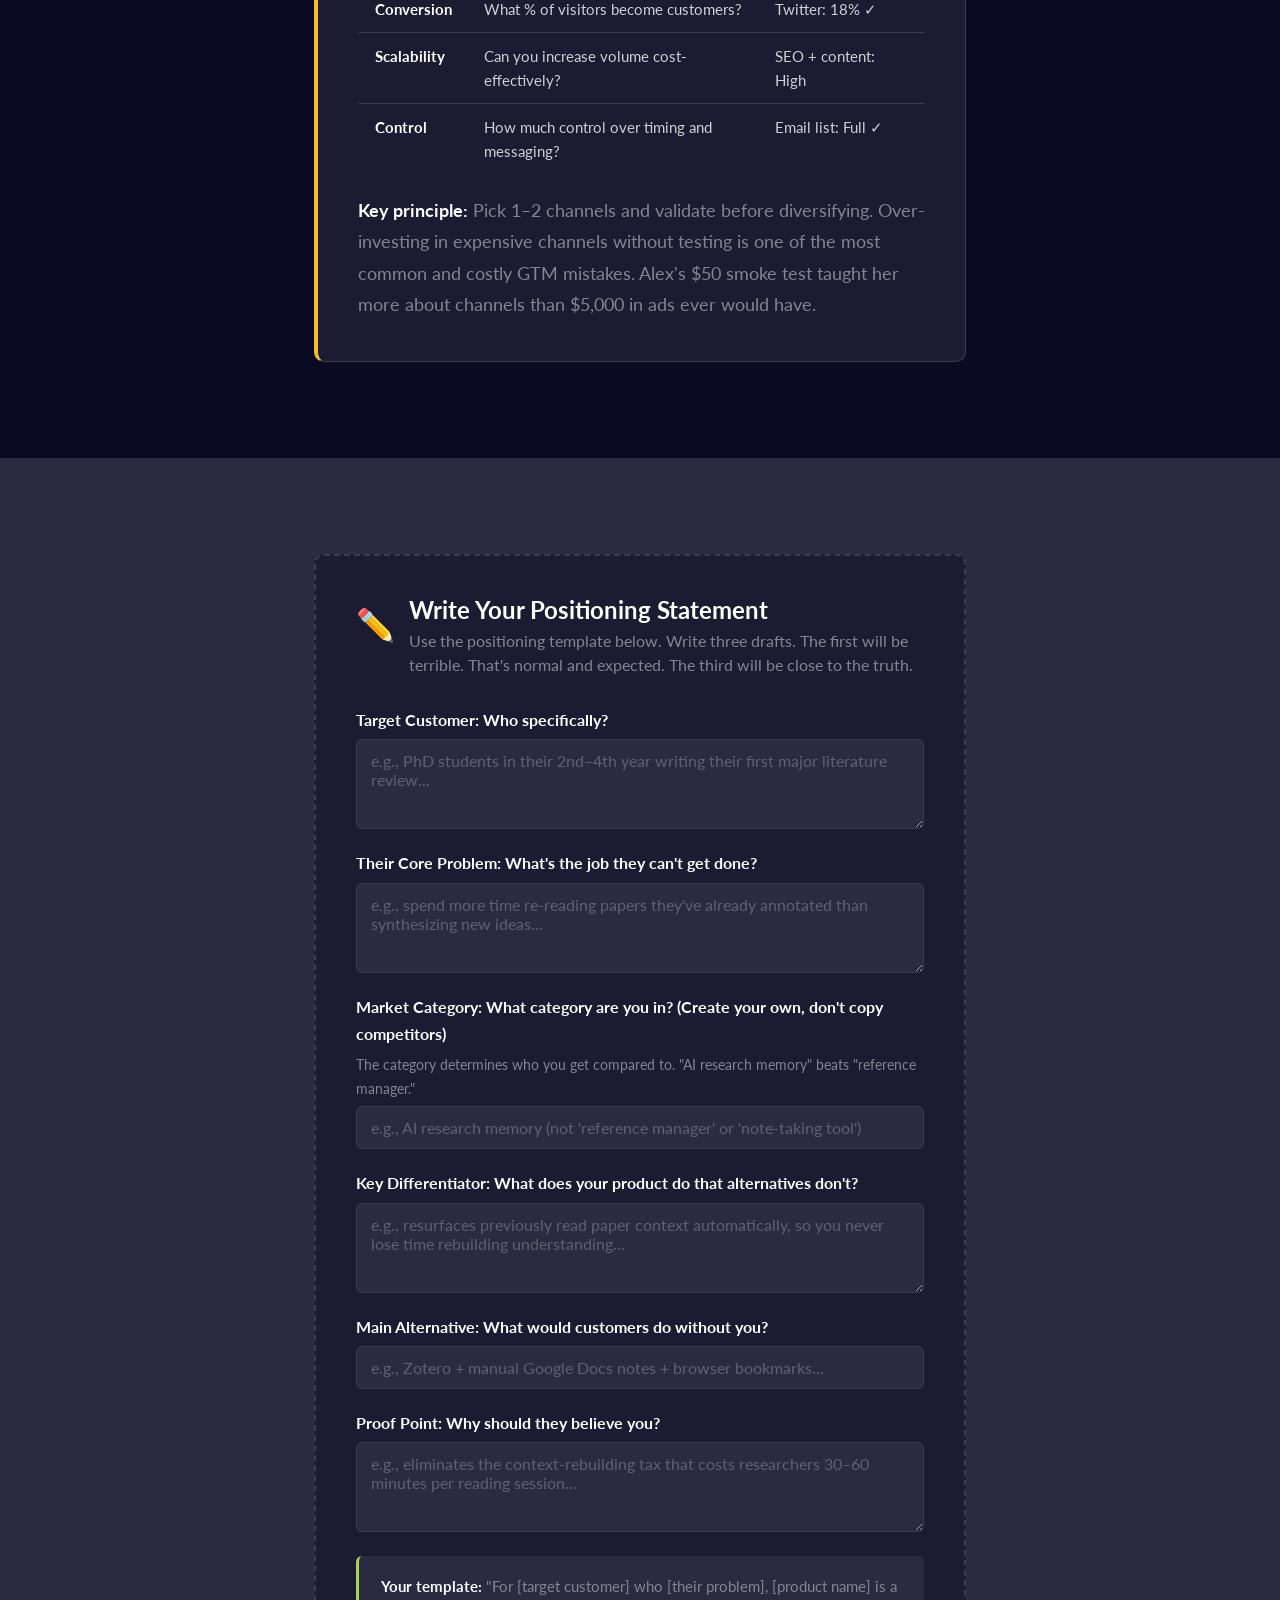
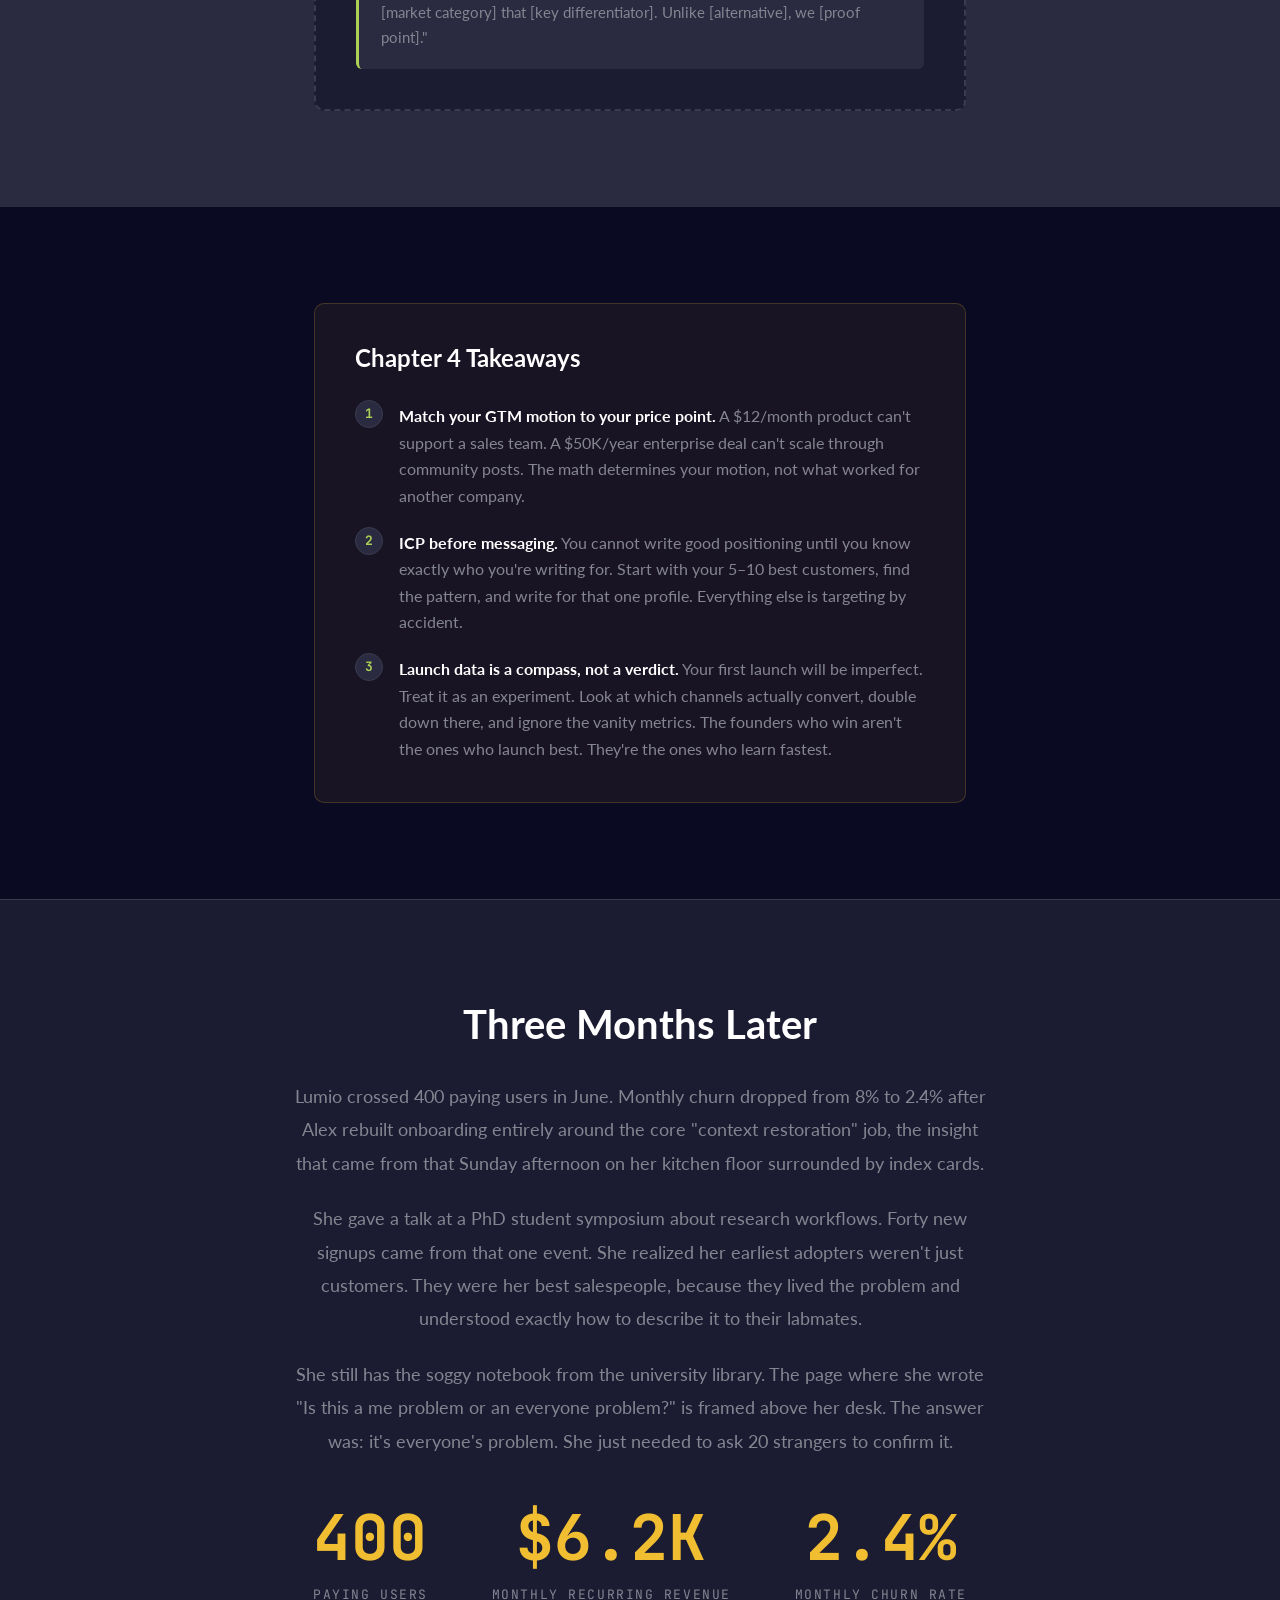
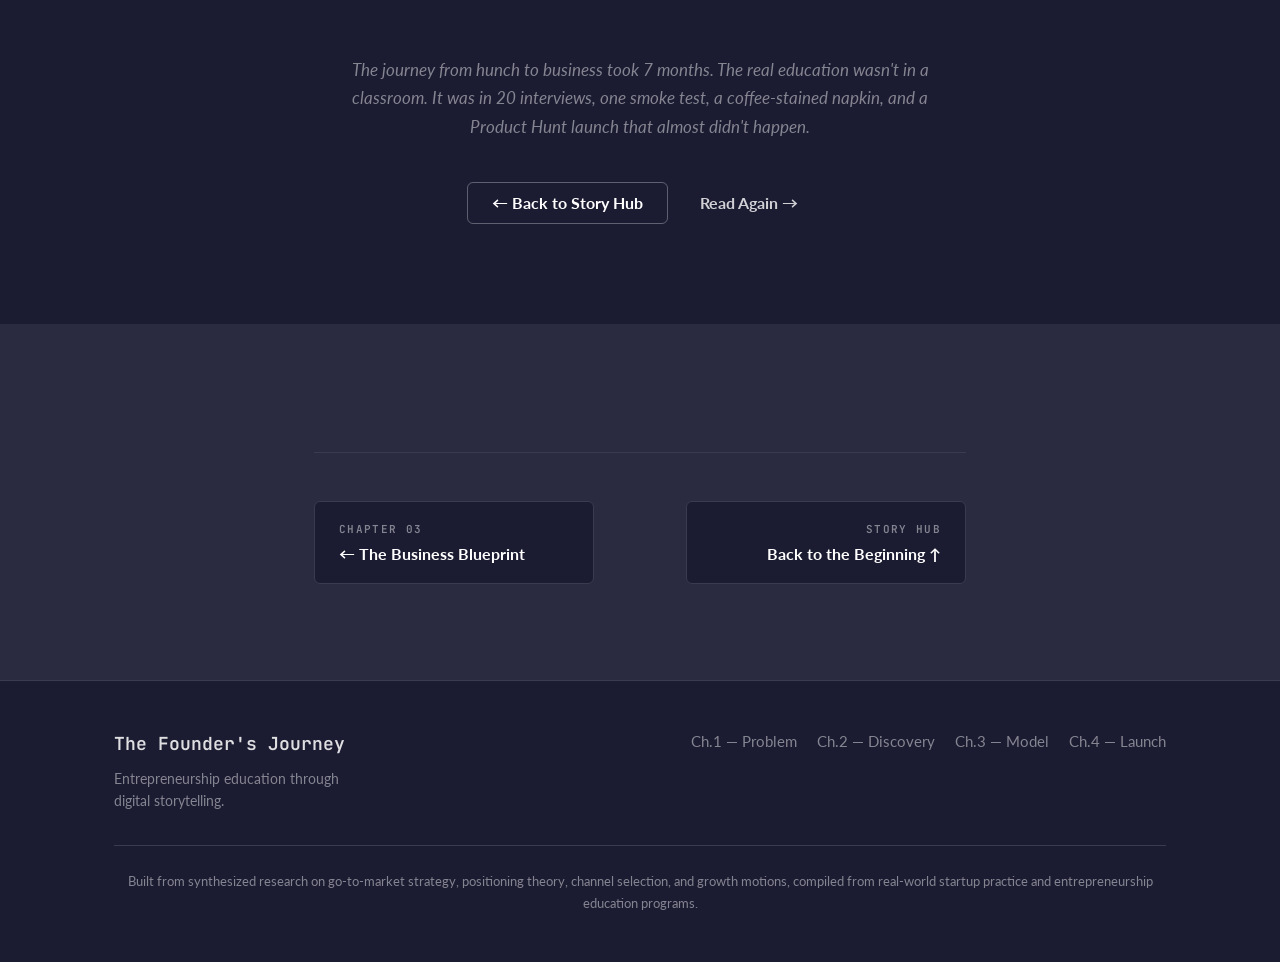
<file: chapter-4.html>
<!DOCTYPE html>
<html lang="en">
<head>
  <meta charset="UTF-8">
  <meta name="viewport" content="width=device-width, initial-scale=1.0">
  <title>Chapter 4: Launch Day — The Founder's Journey</title>
  <link rel="preconnect" href="https://fonts.googleapis.com">
  <link rel="preconnect" href="https://fonts.gstatic.com" crossorigin>
  <link href="https://fonts.googleapis.com/css2?family=Playfair+Display:ital,wght@0,700;0,900;1,700&family=Inter:wght@400;500;600;700&family=JetBrains+Mono:wght@400;600&display=swap" rel="stylesheet">
  <link rel="stylesheet" href="css/main.css">
  <link rel="stylesheet" href="css/animations.css">
</head>
<body>

  <div class="reading-progress" id="readingProgress"></div>

  <header class="site-header">
    <div class="nav-inner">
      <a href="index.html" class="nav-logo">The Founder's Journey</a>
      <nav aria-label="Chapter navigation">
        <ul class="nav-links">
          <li><a href="chapter-1.html" class="nav-link">Ch.1 Problem</a></li>
          <li><a href="chapter-2.html" class="nav-link">Ch.2 Discovery</a></li>
          <li><a href="chapter-3.html" class="nav-link">Ch.3 Model</a></li>
          <li><a href="chapter-4.html" class="nav-link active">Ch.4 Launch</a></li>
        </ul>
      </nav>
      <a href="index.html" class="btn btn-secondary btn-sm">← Story Hub</a>
    </div>
  </header>

  <!-- CHAPTER HERO -->
  <section class="chapter-hero ch4">
    <div class="container">
      <span class="chapter-hero-eyebrow">Chapter 04 · Go-to-Market Strategy</span>
      <h1>Launch Day</h1>
      <p class="chapter-hero-quote">"You can have the best product in the world. It means nothing if the right people never hear about it." — Alex's journal, Week 14</p>
    </div>
  </section>

  <!-- STORY SCENE 1: Picking a Lane -->
  <section class="story-scene">
    <div class="container">
      <div class="story-prose">
        <span class="story-date">February 3rd, Video Call with Diana</span>
        <p>Alex had 40 paying customers. Diana opened the session with: "It's time to stop growing by accident." Alex laughed, knowing exactly what Diana meant. Ninety percent of her signups had come from two academic Twitter posts that went semi-viral in PhD communities. She hadn't planned it. Someone with 12,000 followers had retweeted her screenshot and said "this is exactly what we've needed."</p>
        <p>"That's community-led growth," Diana said, pulling up a whiteboard. She drew four boxes: PLG, SLG, MLG, CLG. "You stumbled into CLG. Now let's be intentional about it." She walked Alex through the math. $12 per month was too cheap for a sales team, as the ACV didn't support a rep's quota. It was too cheap for heavy paid ads, as the CAC would eat the margin. But it was perfect for organic, community-driven growth, where CAC was low and trust was the currency.</p>
        <p>"So community-led?" Alex asked. Diana nodded. "And product-led. Free tier with a 30-paper limit. Upgrade when they feel the pain of hitting that limit." Alex opened her laptop and started sketching a feature flag system. She felt a clarity she hadn't had since the library two months ago.</p>
        <div class="story-quote">
          "The best GTM motion isn't chosen. It's earned. The market tells you how it wants to buy."
        </div>
      </div>
    </div>
  </section>

  <!-- CONCEPT BLOCK: GTM Motion Types -->
  <section class="section-sm" style="background: var(--color-bg);">
    <div class="container prose">
      <div class="concept-block ch4">
        <span class="concept-icon">🚀</span>
        <h3 class="concept-title">The Four GTM Motions</h3>
        <div class="concept-body">
          <p>Your go-to-market motion is the primary mechanism through which you acquire, convert, and expand customers. The right motion is determined by your price point, product complexity, and customer profile, not by what worked for another company.</p>
        </div>
      </div>
    </div>
  </section>

  <section class="section-sm" style="background: var(--color-bg);">
    <div class="container">
      <div class="four-grid">
        <div class="motion-card">
          <span class="motion-card-icon">📦</span>
          <div class="motion-card-title">Product-Led Growth (PLG)</div>
          <p class="motion-card-desc">The product itself drives acquisition, conversion, and expansion. Users discover, try, and adopt with minimal friction. Freemium → viral loops → upgrade triggers.</p>
          <p class="motion-card-examples"><strong>Examples:</strong> Slack, Figma, Dropbox, Notion, Canva</p>
          <div class="motion-tags">
            <span class="motion-tag">Freemium</span>
            <span class="motion-tag">$0–$100/mo</span>
            <span class="motion-tag">Wide appeal</span>
          </div>
        </div>
        <div class="motion-card">
          <span class="motion-card-icon">🤝</span>
          <div class="motion-card-title">Sales-Led Growth (SLG)</div>
          <p class="motion-card-desc">A dedicated sales team drives acquisition through direct outreach, relationship-building, and consultative selling. SDR → AE → demo → contract.</p>
          <p class="motion-card-examples"><strong>Examples:</strong> Salesforce, HubSpot Enterprise, Workday</p>
          <div class="motion-tags">
            <span class="motion-tag">Enterprise</span>
            <span class="motion-tag">$50K+ ACV</span>
            <span class="motion-tag">Long cycle</span>
          </div>
        </div>
        <div class="motion-card">
          <span class="motion-card-icon">📢</span>
          <div class="motion-card-title">Marketing-Led Growth (MLG)</div>
          <p class="motion-card-desc">Marketing drives awareness and demand generation; the sales team converts inbound leads. Content → SEO → inbound leads → conversion.</p>
          <p class="motion-card-examples"><strong>Examples:</strong> HubSpot, Drift, Marketo, Adobe</p>
          <div class="motion-tags">
            <span class="motion-tag">Mid-market</span>
            <span class="motion-tag">$1K–$50K</span>
            <span class="motion-tag">Content-driven</span>
          </div>
        </div>
        <div class="motion-card">
          <span class="motion-card-icon">🌐</span>
          <div class="motion-card-title">Community-Led Growth (CLG)</div>
          <p class="motion-card-desc">A community of users and advocates drives word-of-mouth and organic adoption. Community → network effects → product adoption.</p>
          <p class="motion-card-examples"><strong>Examples:</strong> Twilio, MongoDB, dbt, Discord, React</p>
          <div class="motion-tags">
            <span class="motion-tag">Developer tools</span>
            <span class="motion-tag">Niche B2B</span>
            <span class="motion-tag">Open source</span>
          </div>
        </div>
      </div>
    </div>
  </section>

  <!-- STORY SCENE 2: Who Is Lumio For? -->
  <section class="story-scene">
    <div class="container">
      <div class="story-prose">
        <span class="story-date">February 10th, Working Session</span>
        <p>Alex tried to write her first LinkedIn ad. She typed "Lumio is for researchers who..." and stared at the cursor for twenty minutes. She had a classic founder problem: she knew her product so well that she'd forgotten how to talk about it to someone who didn't.</p>
        <p>She called Diana. "You're targeting 'researchers,'" Diana said immediately. "That's 15 million people. WHO is your ideal customer, specifically?" Alex started to answer, then stopped. She'd been avoiding this question because narrowing felt like losing potential customers. Diana had a word for this: <em>cowardice</em>.</p>
        <p>Alex pulled up her spreadsheet of 40 paying customers. She filtered by three criteria: upgraded within 48 hours of signing up, churned at 0%, gave unprompted written feedback. There were 8 of them. She ran informal interviews with 5. They were almost identical: STEM PhD students in years 2–4, at research-intensive universities, who had recently written or were currently writing their first major literature review, and who were deeply dissatisfied with how Zotero handled their thinking, not their filing.</p>
        <p>She wrote one sentence on a sticky note and put it above her monitor: <em>"2nd–4th year STEM PhD students writing their first major lit review."</em> She never again wrote a piece of copy for "researchers."</p>
        <div class="story-quote">
          "Targeting everyone means writing for no one. Narrow your ICP until it feels uncomfortable, then narrow it a little more."
        </div>
      </div>
    </div>
  </section>

  <!-- FRAMEWORK CARD: ICP -->
  <section class="section-sm" style="background: var(--color-bg);">
    <div class="container prose">
      <div class="framework-card">
        <span class="framework-label">Framework · ICP Development</span>
        <h3 class="framework-title">Lumio's Ideal Customer Profile</h3>
        <p style="color: var(--color-text-muted); margin-bottom: 24px; font-size: 0.9rem;">Built from the 8 highest-retention, highest-NPS customers, not from imagination. ICPs are discovered, not invented.</p>

        <div class="icp-table">
          <div class="icp-row">
            <div class="icp-dimension">Role</div>
            <div class="icp-value">PhD student, 2nd–4th year</div>
          </div>
          <div class="icp-row">
            <div class="icp-dimension">Field</div>
            <div class="icp-value">STEM — biology, chemistry, materials science, computer science</div>
          </div>
          <div class="icp-row">
            <div class="icp-dimension">Institution</div>
            <div class="icp-value">R1 research university (200+ faculty researchers, active publication culture)</div>
          </div>
          <div class="icp-row">
            <div class="icp-dimension">Trigger Event</div>
            <div class="icp-value">Writing first major literature review (50+ papers in scope)</div>
          </div>
          <div class="icp-row">
            <div class="icp-dimension">Current Tools</div>
            <div class="icp-value">Zotero + Google Scholar + messy Downloads folder + "notes_FINAL_v3.docx"</div>
          </div>
          <div class="icp-row">
            <div class="icp-dimension">Switching Trigger</div>
            <div class="icp-value">Lost hours rebuilding context for a paper they definitely already read and annotated</div>
          </div>
          <div class="icp-row">
            <div class="icp-dimension">Budget</div>
            <div class="icp-value">Personal: $10–20/month comfortable · Lab budget: potential for team tier</div>
          </div>
          <div class="icp-row">
            <div class="icp-dimension">Watering Holes</div>
            <div class="icp-value">Academic Twitter, r/GradSchool, r/PhD, PhD Discord servers, university Slack workspaces</div>
          </div>
        </div>

        <p style="font-size: 0.875rem; color: var(--color-text-muted); margin-top: 20px;">Build your ICP from your best customers (highest retention, highest NPS, lowest CAC), not from hypothetical personas. Analyze what they have in common: industry, role, trigger event, watering holes. Then evolve the ICP quarterly as you win more deals.</p>
      </div>
    </div>
  </section>

  <!-- STORY SCENE 3: The Positioning Statement -->
  <section class="story-scene">
    <div class="container">
      <div class="story-prose">
        <span class="story-date">February 17th, Home Office</span>
        <p>Alex had spent a week studying positioning frameworks. She sat down to write her statement, having learned the structure from her research: for [customer] who [problem], [product] is a [category] that [differentiator]. First attempt took 20 minutes and produced: "For researchers who manage lots of papers, Lumio is a tool that helps you remember what you read." Diana's feedback was three words: "Boring. Generic. Redo."</p>
        <p>Second attempt. Alex went back to the interviews. She thought about Marcus and the phrase "lost a day." She thought about what her five power users said they were actually using Lumio for. Third attempt, forty minutes in: <em>"For PhD students who spend more time remembering what they read than actually reading, Lumio is an AI research memory that resurfaces your paper context automatically, so you can focus on thinking, not retrieving."</em></p>
        <p>She sent it to Diana at 11pm with the subject line "third attempt." Diana replied at 11:07pm: "That's it." Alex stared at the email for a moment. Then she screamed into a pillow for the second time in this story.</p>
        <div class="story-quote">
          "Good positioning describes a better world. Great positioning names the exact pain the customer is already feeling."
        </div>
      </div>
    </div>
  </section>

  <!-- CONCEPT BLOCK: Positioning Framework -->
  <section class="section-sm" style="background: var(--color-bg);">
    <div class="container prose">
      <div class="concept-block ch4">
        <span class="concept-icon">🎯</span>
        <h3 class="concept-title">The 5 Components of Strong Positioning</h3>
        <div class="concept-body">
          <p>Positioning is a deliberate, structured discipline, not a tagline exercise. Most founders write positioning last, when they should write it first. Strong positioning comes from deeply understanding five interconnected components, each of which shapes how customers perceive your product before they ever try it:</p>
          <ul>
            <li><strong>1. Competitive alternatives:</strong> What customers compare you to (not your stated competitors, but what they'd do without you). Lumio's: Zotero + manual Google Docs notes + browser bookmarks.</li>
            <li><strong>2. Unique attributes:</strong> What you have that alternatives don't. Lumio's: AI-powered reading memory, automatic cross-paper context graphs.</li>
            <li><strong>3. Value:</strong> The benefit those attributes enable. Lumio's: Zero time lost re-establishing context with previously read papers.</li>
            <li><strong>4. Target customers:</strong> Who cares most about that specific value. Lumio's: PhD students writing literature reviews.</li>
            <li><strong>5. Market category:</strong> The frame you place yourself in (determines who you get compared to). Lumio's: "AI research memory," not "reference manager," which anchors to old tools.</li>
          </ul>
          <p>The category choice is the most powerful and most overlooked lever. "AI research memory" creates a new mental category where Lumio is the default leader. "Reference manager" puts Lumio in a category dominated by Zotero with 20 years of brand equity.</p>
        </div>
      </div>
    </div>
  </section>

  <!-- FRAMEWORK CARD: Positioning Statement -->
  <section class="section-sm" style="background: var(--color-surface-2);">
    <div class="container prose">
      <div class="framework-card">
        <span class="framework-label">Framework · Positioning</span>
        <h3 class="framework-title">The Positioning Statement</h3>
        <p style="color: var(--color-text-muted); margin-bottom: 24px; font-size: 0.9rem;">This classic positioning template forces precision. Every blank matters, as vague answers signal vague thinking. Lumio's final version after three drafts:</p>

        <div class="positioning-statement">
          For <span class="positioning-blank">PhD students writing literature reviews</span> who <span class="positioning-blank">spend more time remembering what they read than synthesizing it</span>, <strong>Lumio</strong> is an <span class="positioning-blank">AI research memory</span> that <span class="positioning-blank">resurfaces exactly what you've read, when you need it</span>. Unlike <span class="positioning-blank">Zotero and manual note-taking</span>, we <span class="positioning-blank">eliminate the context-rebuilding tax that costs researchers hours per week</span>.
        </div>

        <p style="font-size: 0.875rem; color: var(--color-text-muted);">The message-market fit test: Show your homepage to a stranger for 5 seconds. Ask: what does this do, who is it for, and why is it different? If they can't answer all three, your positioning needs more work.</p>
      </div>
    </div>
  </section>

  <!-- STORY SCENE 4: Launch Week -->
  <section class="story-scene">
    <div class="container">
      <div class="story-prose">
        <span class="story-date">March 1st, Product Hunt Launch Day</span>
        <p>Alex had scheduled the Product Hunt launch for 12:01 AM. She couldn't sleep. She lay in bed refreshing the Product Hunt page on her phone until 2am, watching Lumio climb from #23 to #11 to #7. She fell asleep somewhere around #6 and woke up at 6am to find it had peaked at #4 Product of the Day.</p>
        <p>She posted on academic Twitter. A cognitive science professor with 12,000 followers retweeted her with a single word: "Finally." The thread started accumulating comments from PhD students sharing screenshots of their own chaotic paper management systems. The r/GradSchool post got 340 upvotes and 80 comments, half of which were people tagging their labmates.</p>
        <p>By end of day: 312 new signups, 14 upgrades to paid in the first 24 hours. She built a quick funnel analysis at midnight: Product Hunt → 4% to email signup. Hacker News → 9%. Twitter → 18%. The community channel was destroying everything else. She made a decision immediately: double down on academic Twitter, join every PhD Discord she could find, DM the moderators of r/GradSchool about a partnership. She sent Diana a launch retrospective document at 1am. Diana replied with a single line: "Now you know where to fish."</p>
        <div class="story-quote">
          "Launch data is a gift. Most founders run one launch and declare success or failure. The ones who succeed run ten."
        </div>
      </div>
    </div>
  </section>

  <!-- CONCEPT BLOCK: Channel Strategy -->
  <section class="section-sm" style="background: var(--color-bg);">
    <div class="container prose">
      <div class="concept-block ch4">
        <span class="concept-icon">📡</span>
        <h3 class="concept-title">Choosing Your Channels</h3>
        <div class="concept-body">
          <p>Channels fall into four categories: <strong>Owned</strong> (website, email list, organic social), <strong>Paid</strong> (ads, sponsorships), <strong>Earned</strong> (PR, reviews, word-of-mouth), and <strong>Partnership</strong> (integrations, resellers, co-marketing).</p>
          <p>Evaluate each channel on six factors before investing:</p>
          <table class="concept-table">
            <thead>
              <tr><th>Factor</th><th>Description</th><th>Lumio's Winner</th></tr>
            </thead>
            <tbody>
              <tr><td><strong>Reach</strong></td><td>How many target customers can you reach?</td><td>Academic Twitter: High ✓</td></tr>
              <tr><td><strong>Cost</strong></td><td>What does customer acquisition cost through this channel?</td><td>Community: Near-zero ✓</td></tr>
              <tr><td><strong>Credibility</strong></td><td>How trustworthy is this channel for your audience?</td><td>Peer-to-peer: Very High ✓</td></tr>
              <tr><td><strong>Conversion</strong></td><td>What % of visitors become customers?</td><td>Twitter: 18% ✓</td></tr>
              <tr><td><strong>Scalability</strong></td><td>Can you increase volume cost-effectively?</td><td>SEO + content: High</td></tr>
              <tr><td><strong>Control</strong></td><td>How much control over timing and messaging?</td><td>Email list: Full ✓</td></tr>
            </tbody>
          </table>
          <p style="margin-top: 16px;"><strong>Key principle:</strong> Pick 1–2 channels and validate before diversifying. Over-investing in expensive channels without testing is one of the most common and costly GTM mistakes. Alex's $50 smoke test taught her more about channels than $5,000 in ads ever would have.</p>
        </div>
      </div>
    </div>
  </section>

  <!-- FOUNDER'S EXERCISE: Write Positioning Statement -->
  <section class="section-sm" style="background: var(--color-surface-2);">
    <div class="container prose">
      <div class="exercise-box">
        <div class="exercise-header">
          <span class="exercise-icon">✏️</span>
          <div class="exercise-header-text">
            <h3 class="exercise-title">Write Your Positioning Statement</h3>
            <p class="exercise-subtitle">Use the positioning template below. Write three drafts. The first will be terrible. That's normal and expected. The third will be close to the truth.</p>
          </div>
        </div>
        <div class="exercise-form">
          <div class="form-group">
            <label class="form-label">Target Customer: Who specifically?</label>
            <textarea class="form-input form-textarea" placeholder="e.g., PhD students in their 2nd–4th year writing their first major literature review..."></textarea>
          </div>
          <div class="form-group">
            <label class="form-label">Their Core Problem: What's the job they can't get done?</label>
            <textarea class="form-input form-textarea" placeholder="e.g., spend more time re-reading papers they've already annotated than synthesizing new ideas..."></textarea>
          </div>
          <div class="form-group">
            <label class="form-label">Market Category: What category are you in? (Create your own, don't copy competitors)</label>
            <span class="form-hint">The category determines who you get compared to. "AI research memory" beats "reference manager."</span>
            <input class="form-input" type="text" placeholder="e.g., AI research memory (not 'reference manager' or 'note-taking tool')">
          </div>
          <div class="form-group">
            <label class="form-label">Key Differentiator: What does your product do that alternatives don't?</label>
            <textarea class="form-input form-textarea" placeholder="e.g., resurfaces previously read paper context automatically, so you never lose time rebuilding understanding..."></textarea>
          </div>
          <div class="form-group">
            <label class="form-label">Main Alternative: What would customers do without you?</label>
            <input class="form-input" type="text" placeholder="e.g., Zotero + manual Google Docs notes + browser bookmarks...">
          </div>
          <div class="form-group">
            <label class="form-label">Proof Point: Why should they believe you?</label>
            <textarea class="form-input form-textarea" placeholder="e.g., eliminates the context-rebuilding tax that costs researchers 30–60 minutes per reading session..."></textarea>
          </div>
        </div>
        <div class="exercise-callout">
          <strong>Your template:</strong> "For [target customer] who [their problem], [product name] is a [market category] that [key differentiator]. Unlike [alternative], we [proof point]."
        </div>
      </div>
    </div>
  </section>

  <!-- KEY TAKEAWAYS -->
  <section class="section-sm" style="background: var(--color-bg);">
    <div class="container prose">
      <div class="takeaways-box ch4">
        <h3 class="takeaways-title">Chapter 4 Takeaways</h3>
        <div class="takeaway-item">
          <span class="takeaway-num">1</span>
          <p class="takeaway-text"><strong>Match your GTM motion to your price point.</strong> A $12/month product can't support a sales team. A $50K/year enterprise deal can't scale through community posts. The math determines your motion, not what worked for another company.</p>
        </div>
        <div class="takeaway-item">
          <span class="takeaway-num">2</span>
          <p class="takeaway-text"><strong>ICP before messaging.</strong> You cannot write good positioning until you know exactly who you're writing for. Start with your 5–10 best customers, find the pattern, and write for that one profile. Everything else is targeting by accident.</p>
        </div>
        <div class="takeaway-item">
          <span class="takeaway-num">3</span>
          <p class="takeaway-text"><strong>Launch data is a compass, not a verdict.</strong> Your first launch will be imperfect. Treat it as an experiment. Look at which channels actually convert, double down there, and ignore the vanity metrics. The founders who win aren't the ones who launch best. They're the ones who learn fastest.</p>
        </div>
      </div>
    </div>
  </section>

  <!-- EPILOGUE -->
  <section class="epilogue">
    <div class="container">
      <h2>Three Months Later</h2>
      <div class="epilogue-intro">
        <p>Lumio crossed 400 paying users in June. Monthly churn dropped from 8% to 2.4% after Alex rebuilt onboarding entirely around the core "context restoration" job, the insight that came from that Sunday afternoon on her kitchen floor surrounded by index cards.</p>
        <p>She gave a talk at a PhD student symposium about research workflows. Forty new signups came from that one event. She realized her earliest adopters weren't just customers. They were her best salespeople, because they lived the problem and understood exactly how to describe it to their labmates.</p>
        <p>She still has the soggy notebook from the university library. The page where she wrote "Is this a me problem or an everyone problem?" is framed above her desk. The answer was: it's everyone's problem. She just needed to ask 20 strangers to confirm it.</p>
      </div>

      <div class="epilogue-stats">
        <div class="epilogue-stat">
          <span class="epilogue-stat-num">400</span>
          <span class="epilogue-stat-label">Paying Users</span>
        </div>
        <div class="epilogue-stat">
          <span class="epilogue-stat-num">$6.2K</span>
          <span class="epilogue-stat-label">Monthly Recurring Revenue</span>
        </div>
        <div class="epilogue-stat">
          <span class="epilogue-stat-num">2.4%</span>
          <span class="epilogue-stat-label">Monthly Churn Rate</span>
        </div>
      </div>

      <p class="epilogue-closing">The journey from hunch to business took 7 months. The real education wasn't in a classroom. It was in 20 interviews, one smoke test, a coffee-stained napkin, and a Product Hunt launch that almost didn't happen.</p>

      <div class="epilogue-ctas">
        <a href="index.html" class="btn btn-outline-light">← Back to Story Hub</a>
        <a href="chapter-1.html" class="btn btn-ghost" style="color: var(--color-text-subtle);">Read Again →</a>
      </div>
    </div>
  </section>

  <!-- CHAPTER NAVIGATION -->
  <section class="section-sm" style="background: var(--color-surface-2);">
    <div class="container prose">
      <div class="chapter-nav">
        <a href="chapter-3.html" class="chapter-prev">
          <span class="chapter-nav-label">Chapter 03</span>
          <span class="chapter-nav-title">← The Business Blueprint</span>
        </a>
        <a href="index.html" class="chapter-next">
          <span class="chapter-nav-label">Story Hub</span>
          <span class="chapter-nav-title">Back to the Beginning ↑</span>
        </a>
      </div>
    </div>
  </section>

  <footer class="site-footer">
    <div class="container">
      <div class="footer-inner">
        <div>
          <a href="index.html" class="footer-logo">The Founder's Journey</a>
          <p class="footer-tagline">Entrepreneurship education through digital storytelling.</p>
        </div>
        <div class="footer-links">
          <a href="chapter-1.html" class="footer-link">Ch.1 — Problem</a>
          <a href="chapter-2.html" class="footer-link">Ch.2 — Discovery</a>
          <a href="chapter-3.html" class="footer-link">Ch.3 — Model</a>
          <a href="chapter-4.html" class="footer-link">Ch.4 — Launch</a>
        </div>
      </div>
      <p class="footer-attribution">Built from synthesized research on go-to-market strategy, positioning theory, channel selection, and growth motions, compiled from real-world startup practice and entrepreneurship education programs.</p>
    </div>
  </footer>

  <script src="js/app.js"></script>
</body>
</html>
</file>
<file: css/main.css>
/* ============================================================
   THE FOUNDER'S JOURNEY — Main CSS Design System
   Command-line Chic aesthetic (freeCodeCamp design language)
   ============================================================ */

/* === FONTS === */
@import url('https://fonts.googleapis.com/css2?family=Lato:ital,wght@0,300;0,400;0,700;1,400&family=JetBrains+Mono:wght@400;600&display=swap');

/* === CSS CUSTOM PROPERTIES (semantic tokens) === */
:root {
  /* Gray scale — dark-first */
  --gray-90: #0a0a23;
  --gray-85: #1b1b32;
  --gray-80: #2a2a40;
  --gray-75: #3b3b4f;
  --gray-45: #858591;
  --gray-15: #d0d0d5;
  --gray-10: #dfdfe2;
  --gray-05: #f5f6f7;
  --gray-00: #ffffff;

  /* Accent palette */
  --accent-purple: #dbb8ff;
  --accent-yellow: #f1be32;
  --accent-blue:   #99c9ff;
  --accent-green:  #acd157;
  --accent-red:    #ffadad;

  /* Focus ring */
  --focus-ring: #198eee;

  /* Semantic surface tokens */
  --color-bg:           var(--gray-90);
  --color-surface:      var(--gray-85);
  --color-surface-2:    var(--gray-80);
  --color-border:       var(--gray-75);
  --color-text:         var(--gray-00);
  --color-text-muted:   var(--gray-45);
  --color-text-subtle:  var(--gray-15);

  /* Semantic accent tokens */
  --color-primary:       var(--accent-green);
  --color-primary-light: var(--accent-green);
  --color-accent:        var(--accent-yellow);
  --color-accent-2:      var(--accent-yellow);
  --color-link:          var(--accent-blue);

  /* Story scene (slightly darker than page bg for depth) */
  --color-story-bg:   var(--gray-90);
  --color-story-text: var(--gray-10);

  /* Chapter accent colors (bright, on dark backgrounds) */
  --chapter-1: var(--accent-green);
  --chapter-2: var(--accent-blue);
  --chapter-3: var(--accent-purple);
  --chapter-4: var(--accent-yellow);

  /* Chapter hero backgrounds (deep dark tints) */
  --chapter-1-hero: #0d2010;
  --chapter-2-hero: #091929;
  --chapter-3-hero: #13082a;
  --chapter-4-hero: #1f1500;

  /* Typography */
  --font-display: 'Lato', -apple-system, BlinkMacSystemFont, 'Segoe UI', sans-serif;
  --font-body:    'Lato', -apple-system, BlinkMacSystemFont, 'Segoe UI', sans-serif;
  --font-mono:    'JetBrains Mono', 'Fira Mono', Menlo, Consolas, monospace;

  /* Spacing & shape */
  --radius:    6px;
  --radius-lg: 10px;

  /* No drop shadows in dark mode — depth via background luminance */
  --shadow:    none;
  --shadow-lg: none;

  --transition:  200ms ease;
  --max-width:   1100px;
}

/* === BASE RESET === */
*, *::before, *::after { box-sizing: border-box; margin: 0; padding: 0; }
html { scroll-behavior: smooth; font-size: 18px; }
body {
  background: var(--color-bg);
  color: var(--color-text);
  font-family: var(--font-body);
  line-height: 1.7;
  -webkit-font-smoothing: antialiased;
}

/* === TYPOGRAPHY === */
h1,h2,h3,h4,h5,h6 {
  font-family: var(--font-display);
  font-weight: 700;
  line-height: 1.2;
  color: var(--color-text);
}
h1 { font-size: 2.667rem; }   /* 48px at 18px base */
h2 { font-size: 1.778rem; }   /* 32px */
h3 { font-size: 1.333rem; }   /* 24px */
h4 { font-size: 1.111rem; }   /* 20px */
p { margin-bottom: 1.25em; }
p:last-child { margin-bottom: 0; }
a { color: var(--color-link); text-decoration: none; }
a:hover { text-decoration: underline; }
strong { font-weight: 700; }
img { max-width: 100%; display: block; }
ul,ol { padding-left: 1.5em; }

/* === LAYOUT UTILITIES === */
.container { max-width: var(--max-width); margin: 0 auto; padding: 0 24px; }
.section    { padding: 80px 0; }
.section-sm { padding: 48px 0; }
.section-lg { padding: 120px 0; }
.prose { max-width: 700px; margin: 0 auto; }
.grid-2 { display: grid; grid-template-columns: repeat(2,1fr); gap: 32px; }
.grid-3 { display: grid; grid-template-columns: repeat(3,1fr); gap: 24px; }
.grid-4 { display: grid; grid-template-columns: repeat(4,1fr); gap: 20px; }
.flex            { display: flex; }
.items-center    { align-items: center; }
.justify-between { justify-content: space-between; }
.justify-center  { justify-content: center; }
.gap-2  { gap: 8px; }
.gap-4  { gap: 16px; }
.gap-6  { gap: 24px; }
.flex-col  { flex-direction: column; }
.flex-wrap { flex-wrap: wrap; }
.text-center   { text-align: center; }
.text-muted    { color: var(--color-text-muted); }
.text-primary  { color: var(--color-primary); }
.font-mono     { font-family: var(--font-mono); }
.font-bold     { font-weight: 700; }
.font-semibold { font-weight: 700; }
.divider { border: none; border-top: 1px solid var(--color-border); margin: 48px 0; }
.hidden  { display: none; }
.w-full  { width: 100%; }

/* === READING PROGRESS BAR === */
.reading-progress {
  position: fixed; top: 0; left: 0; height: 3px;
  background: var(--color-accent); width: 0%; z-index: 200;
  transition: width 80ms linear;
}

/* === SITE HEADER === */
.site-header {
  position: sticky; top: 0; z-index: 100;
  background: rgba(10,10,35,0.96);
  backdrop-filter: blur(8px);
  -webkit-backdrop-filter: blur(8px);
  border-bottom: 1px solid var(--color-border);
  padding: 0;
  height: 38px;
  display: flex; align-items: center;
}
.nav-inner {
  display: flex; align-items: center; justify-content: space-between;
  max-width: var(--max-width); margin: 0 auto; padding: 0 24px; gap: 24px;
  width: 100%;
}
.nav-logo {
  font-family: var(--font-mono); font-weight: 600; font-size: 0.889rem;
  color: var(--color-primary); text-decoration: none; white-space: nowrap; flex-shrink: 0;
}
.nav-logo:hover { text-decoration: none; color: var(--color-primary); }
.nav-links { display: flex; gap: 28px; list-style: none; padding: 0; margin: 0; }
.nav-link {
  text-decoration: none; color: var(--color-text-muted); font-size: 0.778rem;
  font-weight: 400; transition: color var(--transition); white-space: nowrap;
  font-family: var(--font-mono);
}
.nav-link:hover { color: var(--color-text); text-decoration: none; }
.nav-link.active { color: var(--color-text); font-weight: 600; }

/* === PAGE HERO (index.html) === */
.page-hero {
  padding: 120px 0; text-align: center; background: var(--color-bg);
  position: relative; overflow: hidden;
}
.page-hero::before {
  content: '\201C'; position: absolute;
  font-family: var(--font-display); font-size: 32rem;
  color: rgba(219,184,255,0.03); top: -80px; left: 50%;
  transform: translateX(-50%); line-height: 1;
  pointer-events: none; user-select: none;
}
.page-hero-eyebrow {
  font-family: var(--font-mono); font-size: 0.667rem; text-transform: uppercase;
  letter-spacing: 0.2em; color: var(--color-primary); display: block; margin-bottom: 20px;
}
.page-hero h1 {
  font-size: 3.5rem; line-height: 1.05; margin-bottom: 24px;
  max-width: 900px; margin-left: auto; margin-right: auto;
}
.page-hero p {
  font-size: 1.111rem; color: var(--color-text-muted);
  max-width: 580px; margin: 0 auto 40px;
}
.hero-ctas { display: flex; gap: 16px; justify-content: center; flex-wrap: wrap; }

/* === CHAPTER HERO === */
.chapter-hero {
  padding: 100px 0; position: relative; overflow: hidden;
  background: var(--chapter-1-hero);
}
.chapter-hero::before {
  content: ''; position: absolute; inset: 0;
  background-image: radial-gradient(circle, rgba(255,255,255,0.04) 1px, transparent 1px);
  background-size: 32px 32px; pointer-events: none;
}
.chapter-hero .container { position: relative; z-index: 1; }
.chapter-hero-eyebrow {
  font-family: var(--font-mono); font-size: 0.667rem; text-transform: uppercase;
  letter-spacing: 0.15em; color: rgba(255,255,255,0.45); display: block; margin-bottom: 16px;
}
.chapter-hero h1 { font-size: 2.889rem; color: #fff; margin-bottom: 24px; max-width: 700px; }
.chapter-hero-quote {
  font-style: italic; color: rgba(255,255,255,0.72); font-size: 1rem; line-height: 1.7;
  border-left: 3px solid rgba(255,255,255,0.25); padding-left: 20px;
  max-width: 600px; margin-top: 24px;
}
/* Chapter hero backgrounds use deep dark tints */
.chapter-hero.ch1 { background: var(--chapter-1-hero); border-top: 3px solid var(--chapter-1); }
.chapter-hero.ch2 { background: var(--chapter-2-hero); border-top: 3px solid var(--chapter-2); }
.chapter-hero.ch3 { background: var(--chapter-3-hero); border-top: 3px solid var(--chapter-3); }
.chapter-hero.ch4 { background: var(--chapter-4-hero); border-top: 3px solid var(--chapter-4); }

/* === STORY SCENES === */
.story-scene {
  background: var(--gray-85); padding: 80px 0;
  position: relative; overflow: hidden;
  border-top: 1px solid var(--color-border);
  border-bottom: 1px solid var(--color-border);
}
.story-scene::before {
  content: '\201C'; position: absolute; font-size: 24rem;
  font-family: var(--font-display); color: rgba(255,255,255,0.02);
  top: -60px; left: 32px; line-height: 1; pointer-events: none; user-select: none;
}
.story-prose {
  max-width: 680px; margin: 0 auto; color: var(--color-story-text);
  font-size: 1rem; line-height: 1.85;
}
.story-prose p { margin-bottom: 1.5em; }
.story-prose p:first-of-type::first-letter {
  font-family: var(--font-display); font-size: 3.5rem; float: left;
  line-height: 0.8; margin: 8px 12px 0 0; color: var(--accent-yellow); font-weight: 700;
}
.story-quote {
  font-family: var(--font-display); font-style: italic; font-size: 1.222rem;
  color: var(--accent-yellow); border-left: 3px solid var(--accent-yellow);
  padding: 16px 0 16px 24px; margin: 36px 0; line-height: 1.5; opacity: 0.9;
}
.story-attribution { font-size: 0.778rem; color: rgba(223,223,226,0.45); margin-top: 8px; }
.story-date {
  font-family: var(--font-mono); font-size: 0.722rem; color: rgba(223,223,226,0.4);
  text-transform: uppercase; letter-spacing: 0.12em; display: block; margin-bottom: 32px;
}

/* === CONCEPT BLOCKS === */
.concept-block {
  background: var(--color-surface); border-radius: var(--radius-lg);
  padding: 40px; border-left: 4px solid var(--color-primary);
  border: 1px solid var(--color-border);
  border-left: 4px solid var(--color-primary);
  margin: 48px 0;
}
.concept-block.ch1 { border-left-color: var(--chapter-1); }
.concept-block.ch2 { border-left-color: var(--chapter-2); }
.concept-block.ch3 { border-left-color: var(--chapter-3); }
.concept-block.ch4 { border-left-color: var(--chapter-4); }
.concept-icon  { font-size: 2rem; display: block; margin-bottom: 12px; }
.concept-title { font-family: var(--font-display); font-size: 1.333rem; margin-bottom: 16px; }
.concept-body  { color: var(--color-text-muted); line-height: 1.75; }
.concept-body p { margin-bottom: 1em; }
.concept-body p:last-child { margin-bottom: 0; }
.concept-body strong { color: var(--color-text); }
.concept-body ul { margin: 12px 0; display: flex; flex-direction: column; gap: 6px; }

/* === FRAMEWORK CARDS === */
.framework-card {
  background: var(--color-surface-2); border-radius: var(--radius-lg);
  padding: 40px; margin: 48px 0; border: 1px solid var(--color-border);
}
.framework-label {
  font-family: var(--font-mono); font-size: 0.667rem; text-transform: uppercase;
  letter-spacing: 0.14em; color: var(--color-text-muted); display: block; margin-bottom: 8px;
}
.framework-title { font-family: var(--font-display); font-size: 1.556rem; margin-bottom: 32px; }
.framework-diagram { overflow-x: auto; }

/* TAM/SAM/SOM Nested Circles */
.tam-diagram { position: relative; width: 340px; height: 340px; margin: 0 auto 32px; }
.tam-circle {
  position: absolute; border-radius: 50%;
  display: flex; flex-direction: column; align-items: flex-start;
  justify-content: flex-start; padding: 20px 0 0 22px;
}
.tam-tam {
  width: 100%; height: 100%; top: 0; left: 0;
  background: rgba(172,209,87,0.06); border: 2px solid var(--chapter-1);
}
.tam-sam {
  width: 68%; height: 68%; top: 16%; left: 16%;
  background: rgba(172,209,87,0.12); border: 2px solid var(--chapter-1);
}
.tam-som {
  width: 38%; height: 38%; top: 31%; left: 31%;
  background: rgba(172,209,87,0.24); border: 2px solid var(--chapter-1);
  justify-content: center; align-items: center; padding: 0; text-align: center;
}
.tam-label { font-weight: 700; font-size: 0.778rem; color: var(--chapter-1); display: block; }
.tam-value { font-family: var(--font-mono); font-size: 0.667rem; color: var(--color-text-muted); display: block; margin-top: 2px; }
.tam-legend { display: flex; flex-direction: column; gap: 10px; max-width: 420px; margin: 24px auto 0; }
.tam-legend-item {
  display: flex; align-items: flex-start; gap: 12px; padding: 12px 16px;
  background: var(--color-surface); border-radius: var(--radius); border: 1px solid var(--color-border);
}
.tam-legend-dot { width: 12px; height: 12px; border-radius: 50%; background: var(--chapter-1); flex-shrink: 0; margin-top: 4px; }
.tam-legend-text strong { display: block; font-size: 0.833rem; margin-bottom: 2px; }
.tam-legend-text span { font-size: 0.778rem; color: var(--color-text-muted); }

/* Lean Canvas */
.canvas-wrapper { overflow-x: auto; }
.canvas-grid {
  display: grid;
  grid-template-columns: repeat(5,1fr);
  grid-template-rows: auto auto auto;
  gap: 2px; background: var(--color-border);
  border-radius: var(--radius); overflow: hidden;
  border: 1px solid var(--color-border); min-width: 640px;
}
.canvas-block { background: var(--color-surface); padding: 14px; min-height: 120px; }
.canvas-block-title {
  font-size: 0.611rem; font-weight: 700; text-transform: uppercase;
  letter-spacing: 0.08em; color: var(--color-text-muted); margin-bottom: 8px;
  border-bottom: 2px solid var(--color-primary); padding-bottom: 5px; display: block;
}
.canvas-block-content { font-size: 0.778rem; color: var(--color-text); line-height: 1.5; }
.canvas-block-content ul { padding-left: 1em; margin: 0; }
.canvas-block-content li { margin-bottom: 3px; }

/* Interview Timeline */
.timeline { position: relative; padding-left: 36px; margin: 24px 0; }
.timeline::before {
  content: ''; position: absolute; left: 10px; top: 8px; bottom: 8px;
  width: 2px; background: var(--color-border);
}
.timeline-step { position: relative; margin-bottom: 24px; }
.timeline-step:last-child { margin-bottom: 0; }
.timeline-dot {
  position: absolute; left: -30px; top: 4px; width: 20px; height: 20px;
  border-radius: 50%; background: var(--color-primary); border: 3px solid var(--color-bg);
  display: flex; align-items: center; justify-content: center;
  font-size: 0.556rem; font-weight: 700; color: var(--gray-90); font-family: var(--font-mono); z-index: 1;
}
.timeline-content {
  background: var(--color-surface); padding: 16px 20px; border-radius: var(--radius);
  border: 1px solid var(--color-border);
}
.timeline-step-title { font-weight: 700; font-size: 0.889rem; margin-bottom: 4px; }
.timeline-step-time {
  font-family: var(--font-mono); font-size: 0.667rem; color: var(--color-primary);
  display: block; margin-bottom: 8px; font-weight: 600;
}
.timeline-step-body { font-size: 0.833rem; color: var(--color-text-muted); line-height: 1.65; }

/* GTM Motion Cards */
.four-grid { display: grid; grid-template-columns: repeat(2,1fr); gap: 20px; }
.motion-card {
  background: var(--color-surface); border-radius: var(--radius-lg); padding: 28px;
  border: 1px solid var(--color-border);
  transition: transform var(--transition), border-color var(--transition);
}
.motion-card:hover { transform: translateY(-2px); border-color: var(--color-text-muted); }
.motion-card-icon  { font-size: 2rem; display: block; margin-bottom: 12px; }
.motion-card-title { font-weight: 700; font-size: 1rem; margin-bottom: 8px; }
.motion-card-desc  { font-size: 0.833rem; color: var(--color-text-muted); line-height: 1.65; margin-bottom: 12px; }
.motion-card-examples { font-size: 0.778rem; color: var(--color-text-muted); margin-bottom: 12px; }
.motion-card-examples strong { color: var(--color-text); }
.motion-tags { display: flex; flex-wrap: wrap; gap: 6px; }
.motion-tag {
  display: inline-block; font-size: 0.667rem; padding: 3px 10px; border-radius: 999px;
  background: var(--color-surface-2); color: var(--color-text-muted);
  font-weight: 500; border: 1px solid var(--color-border); font-family: var(--font-mono);
}

/* Positioning Statement */
.positioning-statement {
  font-family: var(--font-display); font-size: 1.056rem; line-height: 2.2;
  background: var(--color-surface); padding: 32px; border-radius: var(--radius-lg);
  border: 1px solid var(--color-border); margin: 24px 0;
}
.positioning-blank {
  display: inline-block; min-width: 120px; border-bottom: 2px solid var(--color-primary);
  color: var(--color-primary); font-weight: 700; padding: 0 4px; font-style: italic;
}

/* ICP Table */
.icp-table {
  width: 100%; border-radius: var(--radius); overflow: hidden;
  border: 1px solid var(--color-border); background: var(--color-surface); margin: 24px 0;
}
.icp-row {
  display: grid; grid-template-columns: 200px 1fr;
  border-bottom: 1px solid var(--color-border);
}
.icp-row:last-child { border-bottom: none; }
.icp-dimension {
  padding: 13px 18px; background: var(--color-surface-2); font-weight: 700;
  font-size: 0.833rem; display: flex; align-items: center;
  border-right: 1px solid var(--color-border); font-family: var(--font-mono);
}
.icp-value { padding: 13px 18px; font-size: 0.833rem; color: var(--color-text-subtle); display: flex; align-items: center; line-height: 1.5; }

/* === FOUNDER'S EXERCISE === */
.exercise-box {
  background: var(--color-surface); border-radius: var(--radius-lg);
  padding: 40px; margin: 48px 0; border: 2px dashed var(--color-border);
}
.exercise-header { display: flex; align-items: flex-start; gap: 14px; margin-bottom: 28px; }
.exercise-icon     { font-size: 1.75rem; flex-shrink: 0; margin-top: 2px; }
.exercise-title    { font-family: var(--font-display); font-size: 1.333rem; margin-bottom: 4px; }
.exercise-subtitle { color: var(--color-text-muted); font-size: 0.889rem; line-height: 1.55; }
.exercise-form     { display: flex; flex-direction: column; gap: 20px; }
.form-group  { display: flex; flex-direction: column; gap: 6px; }
.form-label  { font-weight: 700; font-size: 0.889rem; color: var(--color-text); }
.form-hint   { font-size: 0.778rem; color: var(--color-text-muted); }
.form-input, .form-textarea {
  width: 100%; padding: 11px 14px; border: 1.5px solid var(--color-border);
  border-radius: var(--radius); background: var(--color-surface-2); font-family: var(--font-body);
  font-size: 0.889rem; color: var(--color-text);
  transition: border-color var(--transition), box-shadow var(--transition); resize: vertical;
}
.form-textarea { min-height: 90px; }
.form-input:focus, .form-textarea:focus {
  outline: none; border-color: var(--focus-ring);
  box-shadow: 0 0 0 3px rgba(25,142,238,0.2);
}
.form-input::placeholder, .form-textarea::placeholder { color: var(--gray-45); opacity: 0.6; }
.hypothesis-template {
  background: var(--color-surface-2); border-radius: var(--radius); padding: 24px 28px;
  border: 1px solid var(--color-border); font-size: 1rem; line-height: 2.4; margin-bottom: 20px;
}
.template-field {
  display: inline-block; min-width: 140px; border-bottom: 2px solid var(--color-primary);
  padding: 0 4px; color: var(--color-primary); font-weight: 600;
}
.exercise-callout {
  background: var(--color-surface-2); border-radius: var(--radius); padding: 18px 22px;
  border-left: 3px solid var(--color-primary); margin-top: 24px;
  font-size: 0.833rem; line-height: 1.7; color: var(--color-text-muted);
}
.exercise-callout strong { color: var(--color-text); }

/* Checklist */
.checklist { list-style: none; padding: 0; display: flex; flex-direction: column; gap: 10px; margin-bottom: 20px; }
.checklist-item {
  display: flex; align-items: flex-start; gap: 12px; padding: 13px 16px;
  background: var(--color-surface); border-radius: var(--radius); border: 1.5px solid var(--color-border);
  cursor: pointer; transition: border-color var(--transition);
}
.checklist-item:hover { border-color: var(--color-text-muted); }
.checklist-item.checked { background: rgba(172,209,87,0.06); border-color: var(--color-primary); }
.checklist-item input[type="checkbox"] {
  width: 18px; height: 18px; accent-color: var(--color-primary);
  cursor: pointer; flex-shrink: 0; margin-top: 2px;
}
.checklist-item label { cursor: pointer; font-size: 0.889rem; line-height: 1.55; color: var(--color-text); }
.checklist-item.checked label { text-decoration: line-through; color: var(--color-text-muted); }

/* === KEY TAKEAWAYS === */
.takeaways-box { border-radius: var(--radius-lg); padding: 40px; margin: 48px 0; }
.takeaways-box.ch1 { background: rgba(172,209,87,0.06);  border: 1px solid rgba(172,209,87,0.2); }
.takeaways-box.ch2 { background: rgba(153,201,255,0.06); border: 1px solid rgba(153,201,255,0.2); }
.takeaways-box.ch3 { background: rgba(219,184,255,0.06); border: 1px solid rgba(219,184,255,0.2); }
.takeaways-box.ch4 { background: rgba(241,190,50,0.06);  border: 1px solid rgba(241,190,50,0.2); }
.takeaways-title { font-family: var(--font-display); font-size: 1.333rem; margin-bottom: 28px; }
.takeaway-item { display: flex; gap: 16px; margin-bottom: 18px; align-items: flex-start; }
.takeaway-item:last-child { margin-bottom: 0; }
.takeaway-num {
  font-family: var(--font-mono); font-weight: 700; font-size: 0.722rem;
  color: var(--color-primary); background: var(--color-surface-2); width: 28px; height: 28px;
  border-radius: 50%; display: flex; align-items: center; justify-content: center;
  flex-shrink: 0; border: 1px solid var(--color-border);
}
.takeaway-text { font-size: 0.889rem; line-height: 1.65; color: var(--color-text-muted); padding-top: 3px; }
.takeaway-text strong { color: var(--color-text); }

/* === CHAPTER NAVIGATION === */
.chapter-nav {
  display: flex; justify-content: space-between; align-items: stretch;
  padding: 48px 0; border-top: 1px solid var(--color-border); margin-top: 80px; gap: 16px;
}
.chapter-prev, .chapter-next {
  display: flex; flex-direction: column; gap: 4px; text-decoration: none;
  padding: 18px 24px; border-radius: var(--radius); border: 1px solid var(--color-border);
  transition: all var(--transition); min-width: 180px; flex: 1; max-width: 280px;
  background: var(--color-surface);
}
.chapter-prev:hover, .chapter-next:hover {
  border-color: var(--color-primary); background: rgba(172,209,87,0.06); text-decoration: none;
}
.chapter-nav-label {
  font-size: 0.611rem; text-transform: uppercase; letter-spacing: 0.12em;
  color: var(--color-text-muted); font-weight: 600; font-family: var(--font-mono);
}
.chapter-nav-title { font-weight: 700; color: var(--color-text); font-size: 0.889rem; line-height: 1.4; }
.chapter-next { text-align: right; align-items: flex-end; }

/* === CARDS === */
.card {
  background: var(--color-surface); border-radius: var(--radius-lg);
  border: 1px solid var(--color-border); overflow: hidden;
  transition: transform var(--transition), border-color var(--transition);
}
.card:hover { transform: translateY(-4px); border-color: var(--color-text-muted); }
.card-sm   { padding: 24px; }
.card-body { padding: 28px; }
.chapter-card {
  position: relative; cursor: pointer; text-decoration: none; display: block; color: inherit;
}
.chapter-card:hover { transform: translateY(-4px); border-color: var(--color-primary); text-decoration: none; color: inherit; }
.chapter-card-inner { padding: 24px 24px 20px; }
.chapter-card-num {
  font-family: var(--font-mono); font-size: 0.667rem; font-weight: 700;
  text-transform: uppercase; letter-spacing: 0.15em; color: var(--color-text-muted);
  margin-bottom: 10px; display: block;
}
.chapter-card-title { font-family: var(--font-display); font-size: 1.167rem; margin-bottom: 10px; line-height: 1.3; }
.chapter-card-desc  { font-size: 0.833rem; color: var(--color-text-muted); line-height: 1.65; margin-bottom: 16px; }
.chapter-card-tags  { display: flex; flex-wrap: wrap; gap: 6px; }
.chapter-card-bar   { height: 4px; width: 100%; }
.chapter-card-bar.ch1 { background: var(--chapter-1); }
.chapter-card-bar.ch2 { background: var(--chapter-2); }
.chapter-card-bar.ch3 { background: var(--chapter-3); }
.chapter-card-bar.ch4 { background: var(--chapter-4); }

/* === BADGES === */
.badge {
  display: inline-block; padding: 3px 10px; border-radius: 999px;
  font-size: 0.611rem; font-weight: 600; letter-spacing: 0.02em;
  font-family: var(--font-mono);
}
.badge-green  { background: rgba(172,209,87,0.15);  color: var(--chapter-1); }
.badge-blue   { background: rgba(153,201,255,0.15); color: var(--chapter-2); }
.badge-purple { background: rgba(219,184,255,0.15); color: var(--chapter-3); }
.badge-orange { background: rgba(241,190,50,0.15);  color: var(--chapter-4); }
.badge-neutral { background: var(--color-surface-2); color: var(--color-text-subtle); border: 1px solid var(--color-border); }

/* === BUTTONS === */
.btn {
  display: inline-flex; align-items: center; justify-content: center; gap: 8px;
  padding: 12px 24px; border-radius: var(--radius); font-weight: 700; font-size: 0.889rem;
  text-decoration: none; border: none; cursor: pointer;
  transition: all var(--transition); font-family: var(--font-body); line-height: 1; white-space: nowrap;
}
.btn:hover { text-decoration: none; }
.btn:active { transform: scale(0.97); }
/* Primary CTA: yellow bg, dark text */
.btn-primary { background: var(--accent-yellow); color: var(--gray-90); }
.btn-primary:hover { background: #e0af22; color: var(--gray-90); }
/* Secondary: outline style */
.btn-secondary { background: transparent; border: 1.5px solid var(--color-border); color: var(--color-text); }
.btn-secondary:hover { border-color: var(--color-text-muted); color: var(--color-text); }
.btn-ghost { background: transparent; color: var(--color-text-muted); padding: 8px 16px; }
.btn-ghost:hover { color: var(--color-text); }
.btn-outline-light { background: transparent; border: 1.5px solid rgba(255,255,255,0.3); color: var(--gray-00); }
.btn-outline-light:hover { background: rgba(255,255,255,0.08); color: var(--gray-00); }
.btn-lg   { padding: 16px 32px; font-size: 1rem; }
.btn-sm   { padding: 8px 16px; font-size: 0.778rem; }
.btn-full { width: 100%; justify-content: center; }

/* === CONCEPT TABLE === */
.concept-table {
  width: 100%; border-collapse: collapse; font-size: 0.833rem; margin: 20px 0;
  background: var(--color-surface); border-radius: var(--radius); overflow: hidden;
  border: 1px solid var(--color-border);
}
.concept-table th {
  text-align: left; padding: 11px 16px; border-bottom: 2px solid var(--color-border);
  font-weight: 700; background: var(--color-surface-2); font-size: 0.722rem;
  text-transform: uppercase; letter-spacing: 0.04em; font-family: var(--font-mono);
}
.concept-table td {
  padding: 11px 16px; border-bottom: 1px solid var(--color-border);
  color: var(--color-text-subtle); vertical-align: top; line-height: 1.6;
}
.concept-table tr:last-child td { border-bottom: none; }
.concept-table tr:hover td { background: var(--color-surface-2); }

/* === ALEX CHARACTER CARD === */
.alex-card {
  background: var(--color-surface); border-radius: var(--radius-lg); padding: 32px;
  border: 1px solid var(--color-border);
}
.alex-avatar {
  width: 72px; height: 72px; border-radius: 50%; background: var(--gray-80);
  color: var(--color-primary); font-family: var(--font-mono); font-size: 2rem; font-weight: 700;
  display: flex; align-items: center; justify-content: center; margin-bottom: 16px;
  border: 2px solid var(--color-primary);
}
.alex-name    { font-family: var(--font-display); font-size: 1.333rem; margin-bottom: 6px; }
.alex-role    { margin-bottom: 16px; }
.alex-bio     { font-size: 0.889rem; color: var(--color-text-subtle); line-height: 1.7; margin-bottom: 16px; }
.alex-startup { padding: 14px 16px; background: var(--color-surface-2); border-radius: var(--radius); font-size: 0.833rem; border: 1px solid var(--color-border); }
.alex-startup-label { font-family: var(--font-mono); font-size: 0.611rem; text-transform: uppercase; letter-spacing: 0.1em; color: var(--color-text-subtle); display: block; margin-bottom: 4px; }

/* Outcome Card */
.outcome-card  { background: var(--color-surface); border-radius: var(--radius-lg); padding: 28px; border: 1px solid var(--color-border); }
.outcome-icon  { font-size: 1.75rem; display: block; margin-bottom: 12px; }
.outcome-title { font-weight: 700; font-size: 1rem; margin-bottom: 8px; }
.outcome-desc  { font-size: 0.833rem; color: var(--color-text-subtle); line-height: 1.6; }

/* Signals List */
.signals-list { display: flex; flex-direction: column; gap: 12px; margin: 20px 0; }
.signal-item  { display: flex; align-items: flex-start; gap: 14px; padding: 14px 18px; background: var(--color-surface); border-radius: var(--radius); border: 1px solid var(--color-border); }
.signal-check { width: 24px; height: 24px; border-radius: 50%; background: rgba(172,209,87,0.1); color: var(--color-primary); display: flex; align-items: center; justify-content: center; font-size: 0.833rem; flex-shrink: 0; margin-top: 1px; }
.signal-check.hit { background: var(--color-primary); color: var(--gray-90); }
.signal-title { font-weight: 600; font-size: 0.889rem; margin-bottom: 3px; }
.signal-note  { font-size: 0.778rem; color: var(--color-text-subtle); font-style: italic; }

/* Unit Economics */
.unit-econ-grid { display: grid; grid-template-columns: repeat(3,1fr); gap: 16px; margin: 24px 0; }
.unit-econ-card  { background: var(--color-surface); border-radius: var(--radius); padding: 20px; border: 1px solid var(--color-border); text-align: center; }
.unit-econ-label { font-family: var(--font-mono); font-size: 0.611rem; text-transform: uppercase; letter-spacing: 0.1em; color: var(--color-text-subtle); display: block; margin-bottom: 8px; }
.unit-econ-value { font-family: var(--font-display); font-size: 2rem; font-weight: 700; color: var(--color-primary); display: block; margin-bottom: 4px; }
.unit-econ-desc  { font-size: 0.722rem; color: var(--color-text-subtle); }
.formula-block {
  background: var(--color-surface-2); color: var(--color-text); border-radius: var(--radius);
  padding: 18px 22px; font-family: var(--font-mono); font-size: 0.833rem; margin: 20px 0;
  line-height: 1.8; overflow-x: auto; border: 1px solid var(--color-border);
  border-left: 3px solid var(--accent-purple);
}

/* JTBD Cards */
.jtbd-grid { display: grid; grid-template-columns: repeat(3,1fr); gap: 16px; margin: 24px 0; }
.jtbd-card { background: var(--color-surface); border-radius: var(--radius); padding: 20px; border: 1px solid var(--color-border); }
.jtbd-question { font-family: var(--font-display); font-style: italic; font-size: 1rem; color: var(--color-text); margin-bottom: 12px; line-height: 1.5; padding-bottom: 12px; border-bottom: 1px solid var(--color-border); }
.jtbd-why-label { font-family: var(--font-mono); font-size: 0.611rem; text-transform: uppercase; letter-spacing: 0.1em; color: var(--color-text-muted); display: block; margin-bottom: 6px; }
.jtbd-why { font-size: 0.833rem; color: var(--color-text-muted); line-height: 1.6; }

/* Pivot Cards */
.pivot-grid { display: grid; grid-template-columns: 1fr 1fr; gap: 20px; margin: 24px 0; }
.pivot-card { background: var(--color-surface); border-radius: var(--radius); padding: 20px 24px; border: 1px solid var(--color-border); }
.pivot-card-title { font-weight: 700; font-size: 0.889rem; margin-bottom: 12px; display: flex; align-items: center; gap: 8px; }
.pivot-card.pivot .pivot-card-title     { color: var(--accent-red); }
.pivot-card.persevere .pivot-card-title { color: var(--color-primary); }
.pivot-card ul { padding-left: 1.2em; font-size: 0.833rem; color: var(--color-text-muted); display: flex; flex-direction: column; gap: 6px; }

/* === EPILOGUE === */
.epilogue { background: var(--gray-85); padding: 100px 0; text-align: center; border-top: 1px solid var(--color-border); }
.epilogue h2 { font-family: var(--font-display); font-size: 2.222rem; color: var(--color-text); margin-bottom: 32px; }
.epilogue-intro { max-width: 700px; margin: 0 auto 48px; }
.epilogue-intro p { color: var(--color-text-muted); font-size: 1rem; line-height: 1.85; margin-bottom: 1.25em; }
.epilogue-stats { display: flex; justify-content: center; gap: 64px; margin: 48px 0; flex-wrap: wrap; }
.epilogue-stat  { text-align: center; }
.epilogue-stat-num   { font-family: var(--font-mono); font-size: 3.5rem; font-weight: 700; color: var(--accent-yellow); display: block; line-height: 1; margin-bottom: 8px; }
.epilogue-stat-label { font-size: 0.722rem; color: var(--color-text-muted); text-transform: uppercase; letter-spacing: 0.12em; font-family: var(--font-mono); }
.epilogue-closing { max-width: 600px; margin: 32px auto 0; color: var(--color-text-muted); font-size: 0.944rem; font-style: italic; font-family: var(--font-display); }
.epilogue-ctas { display: flex; gap: 16px; justify-content: center; margin-top: 40px; flex-wrap: wrap; }

/* === SITE FOOTER === */
.site-footer { background: var(--gray-85); color: var(--color-text-muted); padding: 48px 0; font-size: 0.833rem; border-top: 1px solid var(--color-border); }
.footer-inner { display: flex; justify-content: space-between; align-items: flex-start; gap: 32px; flex-wrap: wrap; }
.footer-logo { font-family: var(--font-mono); font-size: 1rem; color: var(--gray-10); font-weight: 600; text-decoration: none; display: block; margin-bottom: 8px; }
.footer-tagline { color: var(--color-text-muted); font-size: 0.778rem; line-height: 1.6; max-width: 260px; }
.footer-links { display: flex; gap: 20px; flex-wrap: wrap; }
.footer-link { color: var(--color-text-muted); text-decoration: none; font-size: 0.833rem; transition: color var(--transition); }
.footer-link:hover { color: var(--accent-yellow); text-decoration: none; }
.footer-attribution { font-size: 0.722rem; color: var(--gray-45); margin-top: 32px; padding-top: 24px; border-top: 1px solid var(--color-border); text-align: center; }

/* === RESPONSIVE === */
@media (max-width: 900px) {
  .grid-4       { grid-template-columns: repeat(2,1fr); }
  .four-grid    { grid-template-columns: 1fr; }
  .unit-econ-grid { grid-template-columns: repeat(2,1fr); }
  .jtbd-grid    { grid-template-columns: 1fr; }
}
@media (max-width: 768px) {
  h1 { font-size: 2rem; }
  h2 { font-size: 1.5rem; }
  .page-hero h1    { font-size: 2.222rem; }
  .chapter-hero h1 { font-size: 1.889rem; }
  .section { padding: 56px 0; }
  .grid-2, .grid-3, .grid-4 { grid-template-columns: 1fr; }
  .four-grid      { grid-template-columns: 1fr; }
  .unit-econ-grid { grid-template-columns: 1fr; }
  .jtbd-grid      { grid-template-columns: 1fr; }
  .pivot-grid     { grid-template-columns: 1fr; }
  .nav-links      { display: none; }
  .chapter-nav    { flex-direction: column; }
  .chapter-prev, .chapter-next { width: 100%; max-width: 100%; text-align: left !important; align-items: flex-start !important; }
  .icp-row        { grid-template-columns: 1fr; }
  .icp-dimension  { border-right: none; border-bottom: 1px solid var(--color-border); }
  .tam-diagram    { width: 280px; height: 280px; }
  .epilogue-stats { gap: 40px; }
  .epilogue-stat-num { font-size: 2.5rem; }
  .footer-inner   { flex-direction: column; gap: 24px; }
}
@media (max-width: 480px) {
  .container { padding: 0 16px; }
  .concept-block, .framework-card, .exercise-box, .takeaways-box { padding: 24px 20px; }
  .chapter-hero { padding: 64px 0; }
  .page-hero    { padding: 80px 0; }
  .page-hero h1 { font-size: 1.889rem; }
}
</file>
<file: css/animations.css>
/* ============================================================
   THE FOUNDER'S JOURNEY — Animations & Transitions
   ============================================================ */

/* === PAGE ENTRANCE === */
@keyframes fadeInUp {
  from { opacity: 0; transform: translateY(24px); }
  to   { opacity: 1; transform: translateY(0); }
}
.fade-in { animation: fadeInUp 500ms ease forwards; }
.fade-in-delay  { animation: fadeInUp 500ms ease 150ms forwards; opacity: 0; }
.fade-in-delay-2 { animation: fadeInUp 500ms ease 300ms forwards; opacity: 0; }
.fade-in-delay-3 { animation: fadeInUp 500ms ease 450ms forwards; opacity: 0; }

/* === SCROLL-TRIGGERED (JS adds .visible) === */
.chapter-card {
  opacity: 0;
  transform: translateY(20px);
  transition: opacity 500ms ease, transform 500ms ease;
}
.chapter-card.visible { opacity: 1; transform: translateY(0); }

.timeline-step {
  opacity: 0;
  transform: translateX(-16px);
  transition: opacity 400ms ease, transform 400ms ease;
}
.timeline-step.visible { opacity: 1; transform: translateX(0); }

.motion-card {
  opacity: 0;
  transform: translateY(16px);
  transition: opacity 400ms ease, transform 400ms ease;
}
.motion-card.visible { opacity: 1; transform: translateY(0); }

.concept-block {
  opacity: 0;
  transform: translateY(16px);
  transition: opacity 500ms ease, transform 500ms ease;
}
.concept-block.visible { opacity: 1; transform: translateY(0); }

.framework-card {
  opacity: 0;
  transform: translateY(16px);
  transition: opacity 500ms ease, transform 500ms ease;
}
.framework-card.visible { opacity: 1; transform: translateY(0); }

.outcome-card {
  opacity: 0;
  transform: translateY(16px);
  transition: opacity 400ms ease, transform 400ms ease;
}
.outcome-card.visible { opacity: 1; transform: translateY(0); }

.epilogue-stat-num {
  opacity: 0;
  transform: scale(0.8);
  transition: opacity 500ms ease, transform 500ms cubic-bezier(0.34,1.56,0.64,1);
}
.epilogue-stat-num.visible { opacity: 1; transform: scale(1); }

/* Stagger grid children */
.grid-2 > *:nth-child(2),
.grid-3 > *:nth-child(2),
.grid-4 > *:nth-child(2),
.four-grid > *:nth-child(2) { transition-delay: 100ms; }
.grid-3 > *:nth-child(3),
.grid-4 > *:nth-child(3),
.four-grid > *:nth-child(3) { transition-delay: 200ms; }
.grid-4 > *:nth-child(4),
.four-grid > *:nth-child(4) { transition-delay: 300ms; }

/* === CHAPTER HERO ENTRANCE === */
@keyframes heroSlideDown {
  from { opacity: 0; transform: translateY(-16px); }
  to   { opacity: 1; transform: translateY(0); }
}
.chapter-hero h1 { animation: heroSlideDown 600ms ease; }
.chapter-hero .chapter-hero-quote { animation: heroSlideDown 600ms ease 200ms both; }

/* === TAM CIRCLE ENTRANCE === */
@keyframes circleGrow {
  from { transform: scale(0.7); opacity: 0; }
  to   { transform: scale(1); opacity: 1; }
}
.tam-tam { animation: circleGrow 600ms ease backwards; }
.tam-sam { animation: circleGrow 600ms ease 150ms backwards; }
.tam-som { animation: circleGrow 600ms ease 300ms backwards; }

/* === READING PROGRESS === */
.reading-progress { transition: width 80ms linear; }

/* === BUTTON INTERACTIONS === */
.btn {
  transition: background var(--transition), transform var(--transition),
              box-shadow var(--transition), border-color var(--transition), color var(--transition);
}
.btn:hover { box-shadow: 0 4px 12px rgba(0,0,0,0.4); }
.btn:active { transform: scale(0.96) !important; }

/* === CARD HOVER === */
.card, .chapter-card, .motion-card { will-change: transform; }

/* === CHECKLIST TRANSITIONS === */
.checklist-item { transition: background 200ms ease, border-color 200ms ease; }
.checklist-item label { transition: color 200ms ease, text-decoration 200ms ease; }

/* === EPILOGUE STATS === */
@keyframes statReveal {
  from { opacity: 0; transform: scale(0.8); }
  to   { opacity: 1; transform: scale(1); }
}
.epilogue-stat:nth-child(2) .epilogue-stat-num { transition-delay: 200ms; }
.epilogue-stat:nth-child(3) .epilogue-stat-num { transition-delay: 400ms; }

/* === STORY SCENE FADE === */
@keyframes storyReveal { from { opacity: 0; } to { opacity: 1; } }
.story-scene { animation: storyReveal 600ms ease; }

/* === NAV LINK ACTIVE UNDERLINE === */
.nav-link { position: relative; }
.nav-link.active::after {
  content: ''; position: absolute; bottom: -4px; left: 0; right: 0;
  height: 2px; background: var(--color-primary); border-radius: 2px;
}

/* === REDUCE MOTION === */
@media (prefers-reduced-motion: reduce) {
  *, *::before, *::after {
    animation-duration: 0.01ms !important;
    animation-delay: 0.01ms !important;
    transition-duration: 0.01ms !important;
  }
}
</file>
